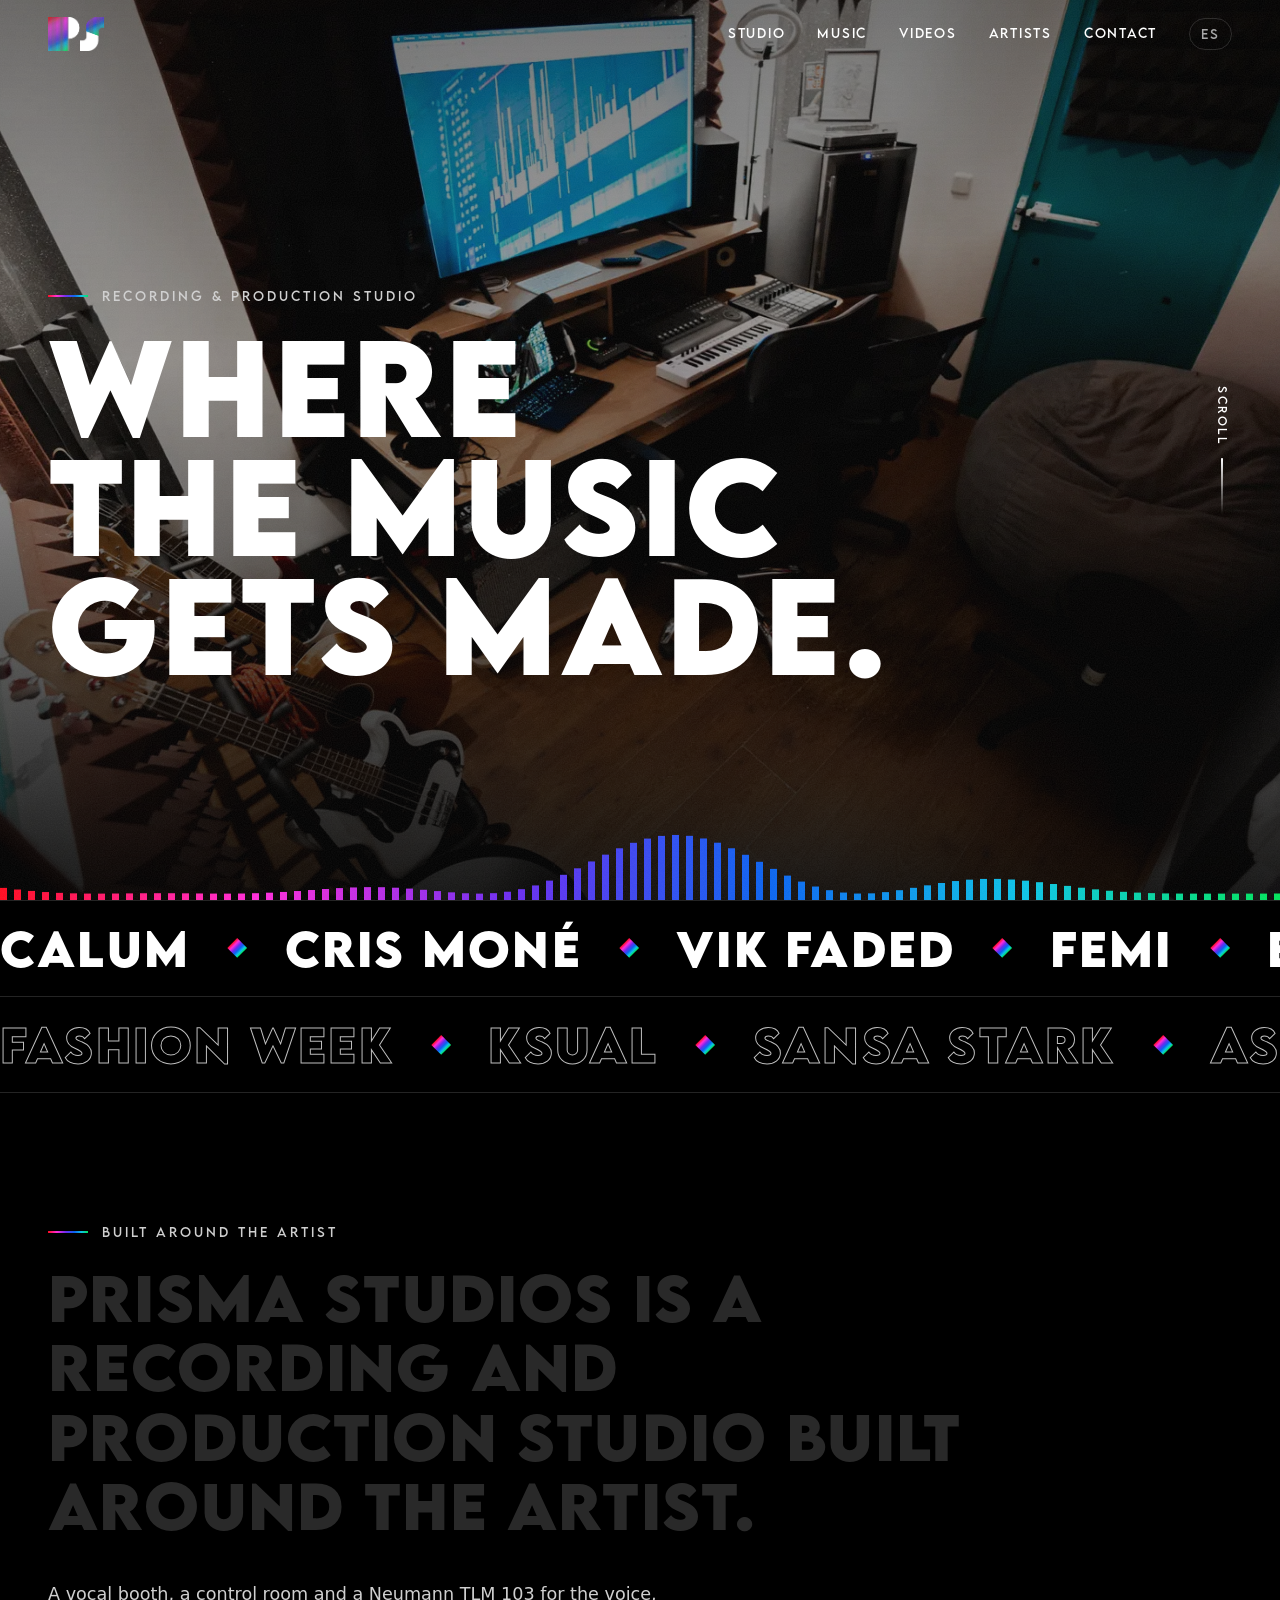
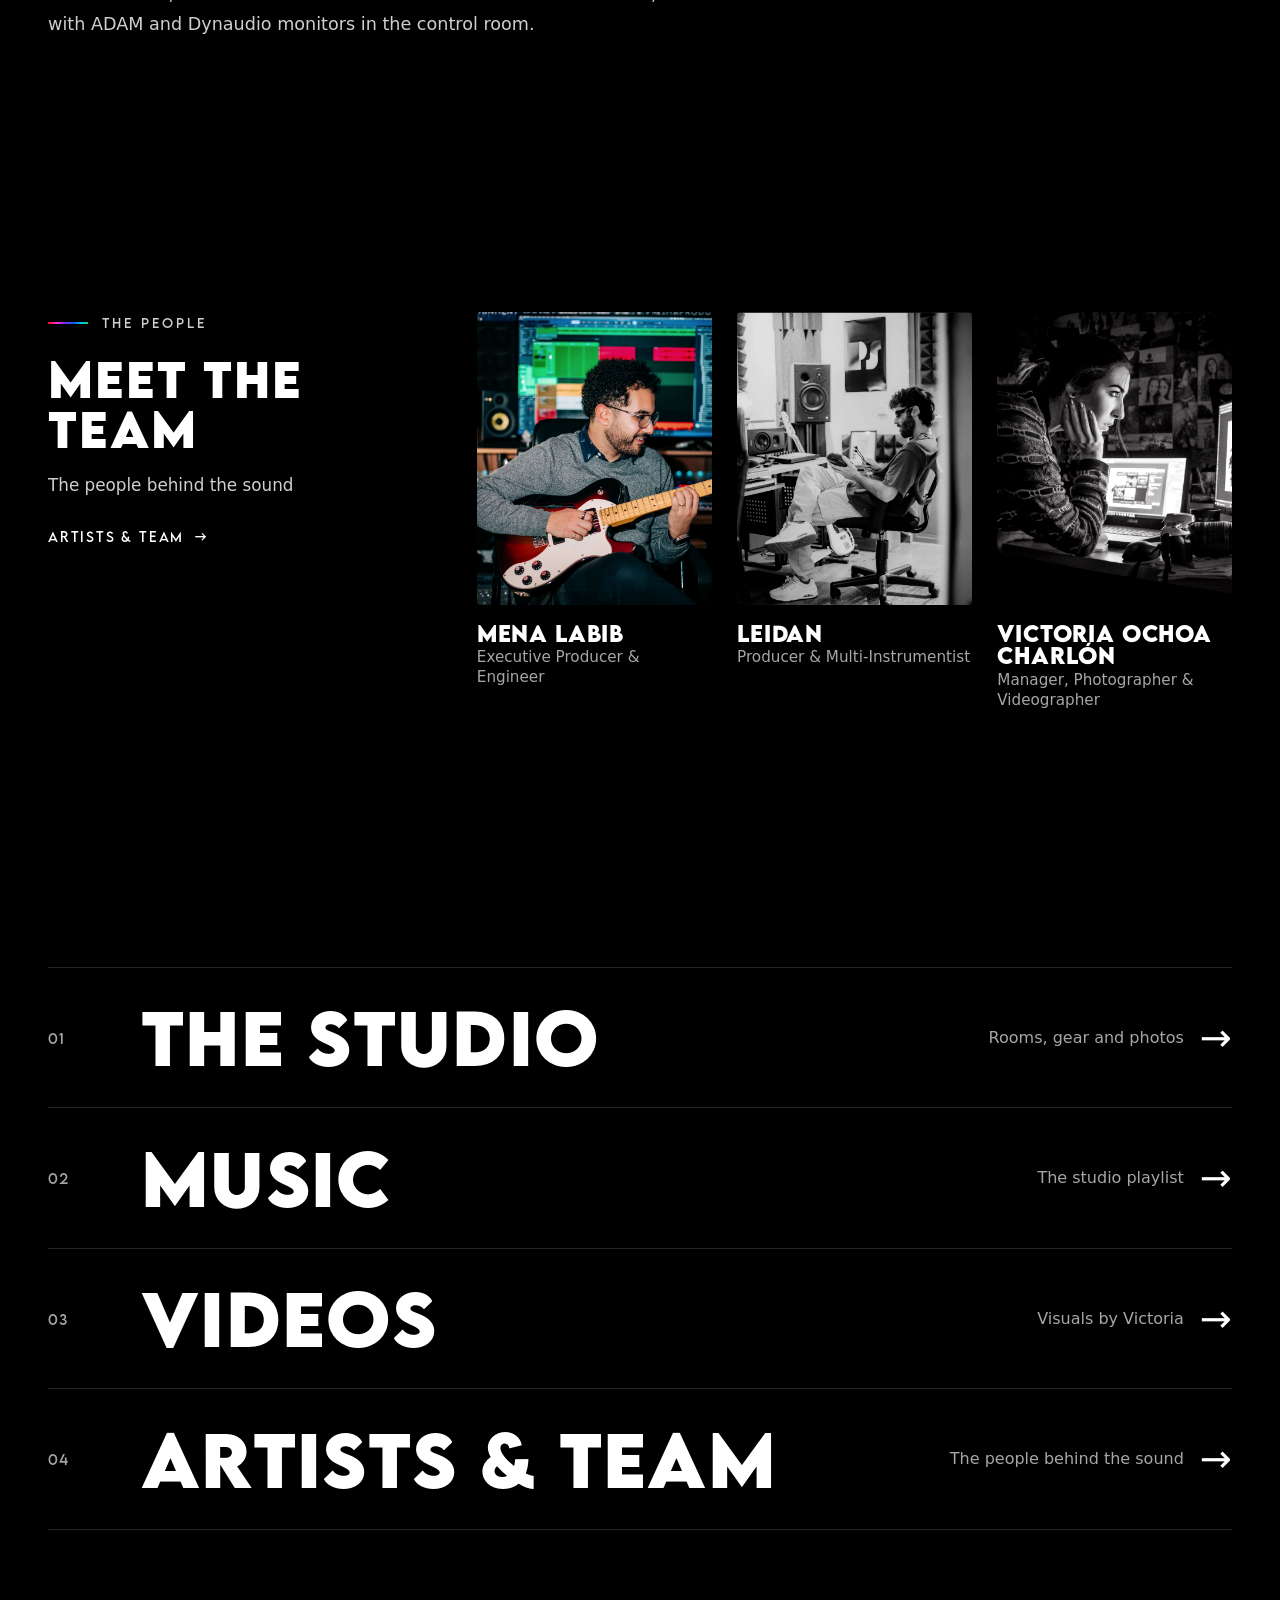
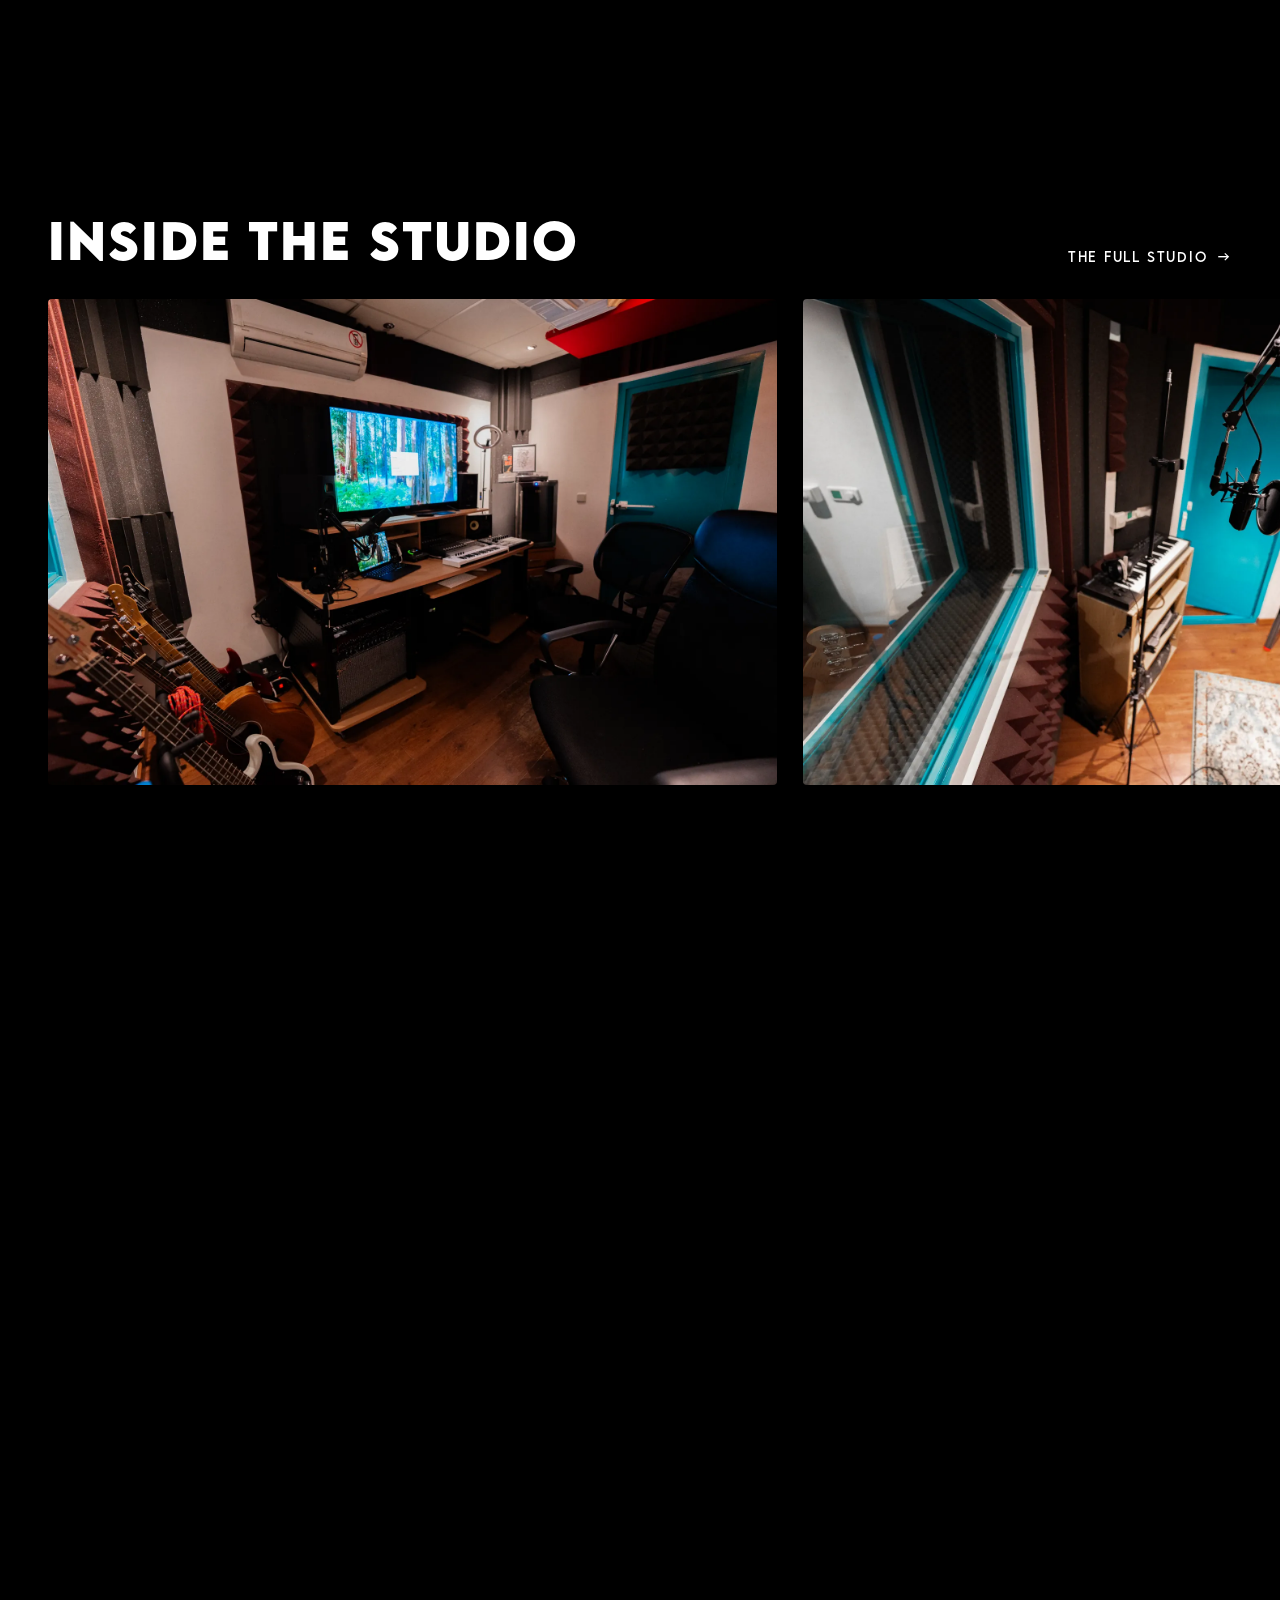
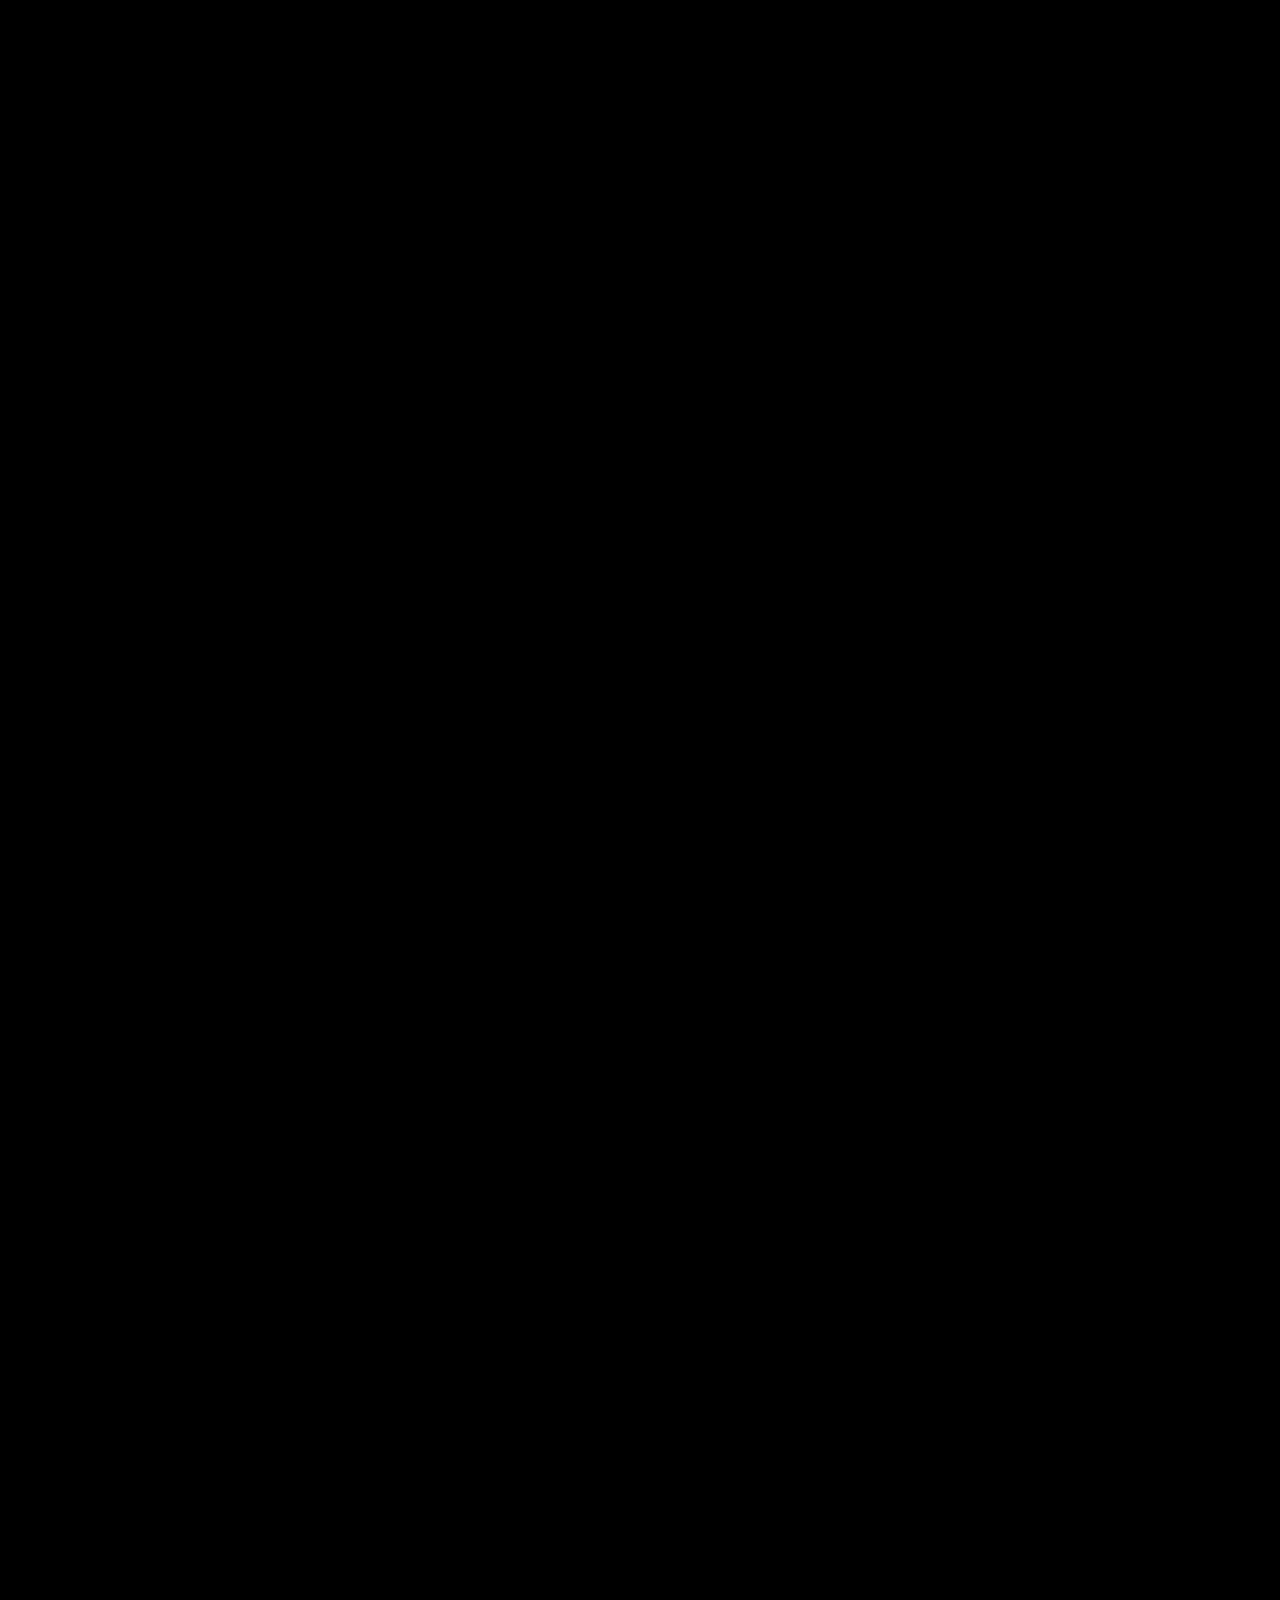
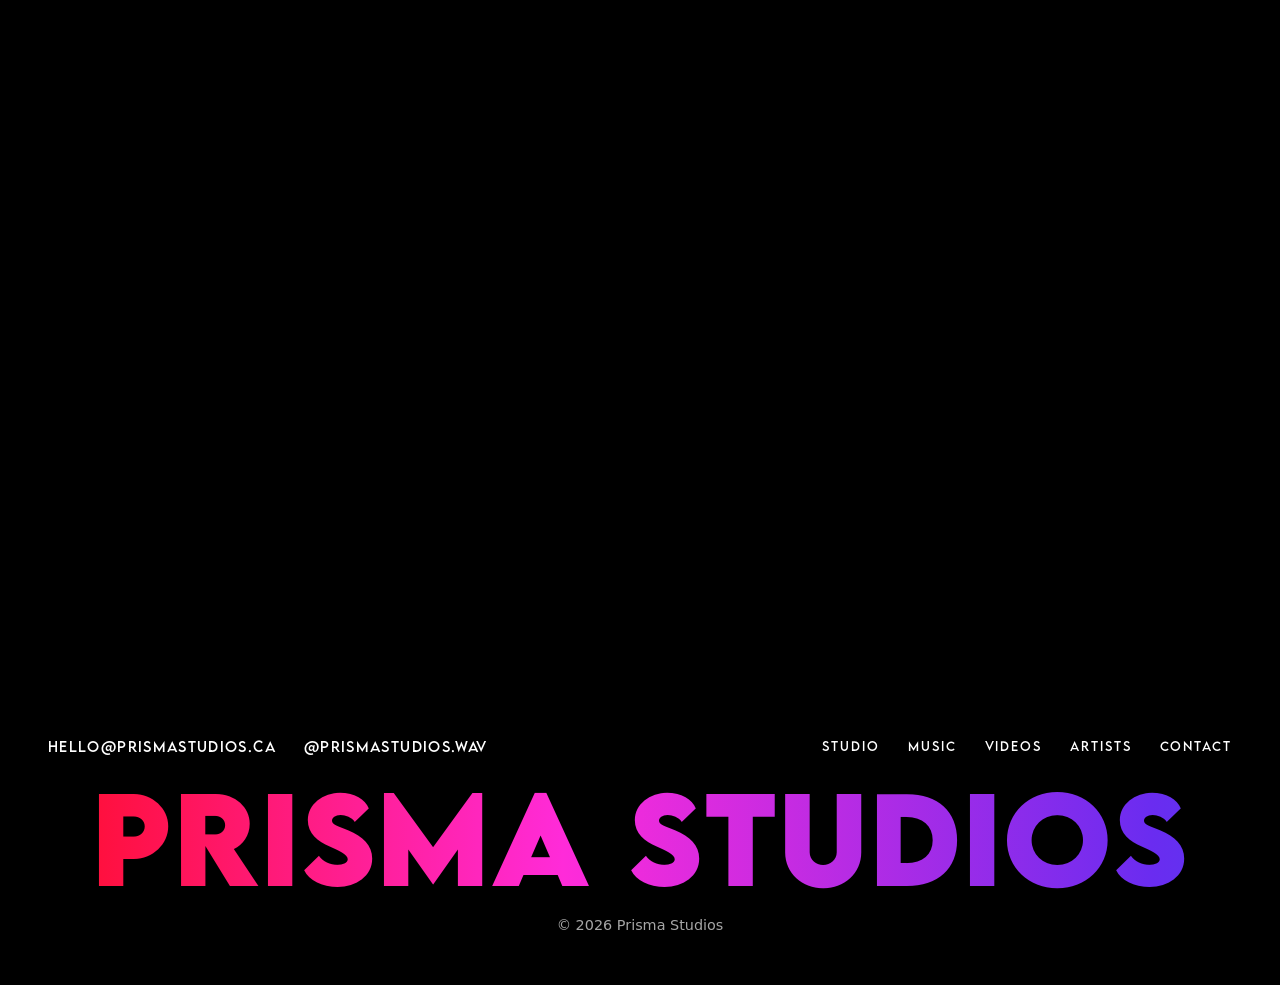
<file: index.html>
<!DOCTYPE html>
<html lang="en">
<head>
  <meta charset="utf-8">
  <meta name="viewport" content="width=device-width, initial-scale=1">
  <title>Prisma Studios | Recording &amp; production studio</title>
  <meta name="description" content="Prisma Studios is a recording and production studio built around the artist. See the studio, listen to the music and meet the artists and team.">
  <meta name="theme-color" content="#000000">
  <link rel="canonical" href="https://prismastudios.ca/">
  <link rel="alternate" hreflang="en" href="https://prismastudios.ca/">
  <link rel="alternate" hreflang="es" href="https://prismastudios.ca/es/">
  <link rel="alternate" hreflang="x-default" href="https://prismastudios.ca/">
  <meta property="og:type" content="website">
  <meta property="og:site_name" content="Prisma Studios">
  <meta property="og:title" content="Prisma Studios | Recording &amp; production studio">
  <meta property="og:description" content="Prisma Studios is a recording and production studio built around the artist. See the studio, listen to the music and meet the artists and team.">
  <meta property="og:url" content="https://prismastudios.ca/">
  <meta property="og:image" content="https://prismastudios.ca/assets/img/brand/og.jpg">
  <meta property="og:locale" content="en_US">
  <meta name="twitter:card" content="summary_large_image">
  <link rel="icon" type="image/png" sizes="32x32" href="/assets/img/brand/favicon-32.png">
  <link rel="apple-touch-icon" href="/assets/img/brand/apple-touch-icon.png">
  <link rel="preload" href="/assets/fonts/LEMONMILK-Bold.otf" as="font" type="font/otf" crossorigin>
  <link rel="stylesheet" href="/assets/css/site.css?v=d642fdea">
  <script>document.documentElement.classList.add("js")</script>
  <script src="/assets/js/site.js?v=88b781dc" defer></script>
</head>
<body>
  <a class="skip" href="#main">Skip to content</a>
  <div class="progress" aria-hidden="true"></div>
  <div class="glow" aria-hidden="true"></div>
  <header class="site-header">
    <div class="wrap">
      <a class="brand" href="/"><img src="/assets/img/brand/ps.webp" width="500" height="301" alt="Prisma Studios"></a>
      <button class="menu-btn" type="button" aria-controls="nav" aria-expanded="false" aria-label="Menu"><span></span><span></span><span></span></button>
      <nav class="nav" id="nav" aria-label="Main">
        <a href="/studio/">Studio</a>
        <a href="/music/">Music</a>
        <a href="/videos/">Videos</a>
        <a href="/artists/">Artists</a>
        <a href="/contact/">Contact</a>
        <a class="lang" href="/es/" hreflang="es" lang="es" aria-label="Ver en español">ES</a>
      </nav>
    </div>
  </header>
  <main id="main">
    <section class="hero">
      <div class="hero-bg"><img data-parallax src="/assets/img/studio/control-room-1800.webp" srcset="/assets/img/studio/control-room-800.webp 800w, /assets/img/studio/control-room-1800.webp 1800w" sizes="100vw" width="1800" height="1200" alt="The control room at Prisma Studios, with the mix screen, desk, guitars and a bean bag." fetchpriority="high"></div>
      <canvas class="eq" data-eq aria-hidden="true"></canvas>
      <div class="wrap hero-inner">
        <p class="eyebrow reveal">Recording &amp; production studio</p>
        <h1 class="hero-title split" data-split style="--base:250ms">Where the music gets made.</h1>
      </div>
      <a class="scroll-cue" href="#intro"><span>Scroll</span><i></i></a>
    </section>
    <div class="marquee" aria-hidden="true"><div class="marquee-track"><span>Calum</span><i class="sep"></i><span>Cris Moné</span><i class="sep"></i><span>Vik Faded</span><i class="sep"></i><span>Femi</span><i class="sep"></i><span>Emma García</span><i class="sep"></i><span>Calum</span><i class="sep"></i><span>Cris Moné</span><i class="sep"></i><span>Vik Faded</span><i class="sep"></i><span>Femi</span><i class="sep"></i><span>Emma García</span><i class="sep"></i><span>Calum</span><i class="sep"></i><span>Cris Moné</span><i class="sep"></i><span>Vik Faded</span><i class="sep"></i><span>Femi</span><i class="sep"></i><span>Emma García</span><i class="sep"></i><span>Calum</span><i class="sep"></i><span>Cris Moné</span><i class="sep"></i><span>Vik Faded</span><i class="sep"></i><span>Femi</span><i class="sep"></i><span>Emma García</span><i class="sep"></i><span>Calum</span><i class="sep"></i><span>Cris Moné</span><i class="sep"></i><span>Vik Faded</span><i class="sep"></i><span>Femi</span><i class="sep"></i><span>Emma García</span><i class="sep"></i><span>Calum</span><i class="sep"></i><span>Cris Moné</span><i class="sep"></i><span>Vik Faded</span><i class="sep"></i><span>Femi</span><i class="sep"></i><span>Emma García</span><i class="sep"></i></div></div>
    <div class="marquee rev" aria-hidden="true"><div class="marquee-track"><span>Fashion Week</span><i class="sep"></i><span>KSUAL</span><i class="sep"></i><span>Sansa Stark</span><i class="sep"></i><span>Así era nuestro amor</span><i class="sep"></i><span>Come my way</span><i class="sep"></i><span>Mis 36</span><i class="sep"></i><span>Toda la vida</span><i class="sep"></i><span>Fashion Week</span><i class="sep"></i><span>KSUAL</span><i class="sep"></i><span>Sansa Stark</span><i class="sep"></i><span>Así era nuestro amor</span><i class="sep"></i><span>Come my way</span><i class="sep"></i><span>Mis 36</span><i class="sep"></i><span>Toda la vida</span><i class="sep"></i><span>Fashion Week</span><i class="sep"></i><span>KSUAL</span><i class="sep"></i><span>Sansa Stark</span><i class="sep"></i><span>Así era nuestro amor</span><i class="sep"></i><span>Come my way</span><i class="sep"></i><span>Mis 36</span><i class="sep"></i><span>Toda la vida</span><i class="sep"></i><span>Fashion Week</span><i class="sep"></i><span>KSUAL</span><i class="sep"></i><span>Sansa Stark</span><i class="sep"></i><span>Así era nuestro amor</span><i class="sep"></i><span>Come my way</span><i class="sep"></i><span>Mis 36</span><i class="sep"></i><span>Toda la vida</span><i class="sep"></i><span>Fashion Week</span><i class="sep"></i><span>KSUAL</span><i class="sep"></i><span>Sansa Stark</span><i class="sep"></i><span>Así era nuestro amor</span><i class="sep"></i><span>Come my way</span><i class="sep"></i><span>Mis 36</span><i class="sep"></i><span>Toda la vida</span><i class="sep"></i><span>Fashion Week</span><i class="sep"></i><span>KSUAL</span><i class="sep"></i><span>Sansa Stark</span><i class="sep"></i><span>Así era nuestro amor</span><i class="sep"></i><span>Come my way</span><i class="sep"></i><span>Mis 36</span><i class="sep"></i><span>Toda la vida</span><i class="sep"></i></div></div>
    <section class="section statement" id="intro">
      <div class="wrap">
        <p class="eyebrow">Built around the artist</p>
        <p class="lit" data-lit>Prisma Studios is a recording and production studio built around the artist.</p>
        <p class="detail reveal">A vocal booth, a control room and a Neumann TLM 103 for the voice, with ADAM and Dynaudio monitors in the control room.</p>
      </div>
    </section>
    <section class="section team">
      <div class="wrap team-layout">
        <div class="team-intro">
          <p class="eyebrow">The people</p>
          <h2 class="split" data-split>Meet the team</h2>
          <p class="team-sub">The people behind the sound</p>
          <a class="link-arrow" href="/artists/">Artists &amp; team</a>
        </div>
        <div class="team-grid">
        <article class="person reveal" data-tilt style="--d:0">
          <div class="frame"><img src="/assets/img/people/mena.webp" width="800" height="1000" alt="Mena Labib playing an electric guitar in the studio." loading="lazy"></div>
          <h3>Mena Labib</h3>
          <p>Executive Producer &amp; Engineer</p>
        </article>
        <article class="person reveal" data-tilt style="--d:1">
          <div class="frame"><img src="/assets/img/people/leidan.webp" width="800" height="1000" alt="Leidan in a studio chair with drumsticks in hand, in black and white." loading="lazy"></div>
          <h3>Leidan</h3>
          <p>Producer &amp; Multi-Instrumentist</p>
        </article>
        <article class="person reveal" data-tilt style="--d:2">
          <div class="frame"><img src="/assets/img/people/victoria.webp" width="800" height="1000" alt="Victoria Ochoa Charlón at a desk, looking at a computer screen, in black and white." loading="lazy"></div>
          <h3>Victoria Ochoa Charlón</h3>
          <p>Manager, Photographer &amp; Videographer</p>
        </article>
        </div>
      </div>
    </section>
    <section class="section">
      <div class="wrap">
        <ul class="index">
        <li data-img="/assets/img/studio/booth-mic-tall-800.webp" class="reveal" style="--d:1">
          <a class="row" href="/studio/">
            <span class="num">01</span>
            <span class="label">The Studio</span>
            <span class="detail">Rooms, gear and photos</span>
            <img class="thumb" src="/assets/img/studio/booth-mic-tall-800.webp" width="64" height="80" alt="" loading="lazy">
            <span class="arrow" aria-hidden="true">&rarr;</span>
          </a>
        </li>
        <li data-img="/assets/img/studio/desk-detail-800.webp" class="reveal" style="--d:2">
          <a class="row" href="/music/">
            <span class="num">02</span>
            <span class="label">Music</span>
            <span class="detail">The studio playlist</span>
            <img class="thumb" src="/assets/img/studio/desk-detail-800.webp" width="64" height="80" alt="" loading="lazy">
            <span class="arrow" aria-hidden="true">&rarr;</span>
          </a>
        </li>
        <li data-img="/assets/img/people/victoria.webp" class="reveal" style="--d:3">
          <a class="row" href="/videos/">
            <span class="num">03</span>
            <span class="label">Videos</span>
            <span class="detail">Visuals by Victoria</span>
            <img class="thumb" src="/assets/img/people/victoria.webp" width="64" height="80" alt="" loading="lazy">
            <span class="arrow" aria-hidden="true">&rarr;</span>
          </a>
        </li>
        <li data-img="/assets/img/people/vik-faded.webp" class="reveal" style="--d:4">
          <a class="row" href="/artists/">
            <span class="num">04</span>
            <span class="label">Artists &amp; Team</span>
            <span class="detail">The people behind the sound</span>
            <img class="thumb" src="/assets/img/people/vik-faded.webp" width="64" height="80" alt="" loading="lazy">
            <span class="arrow" aria-hidden="true">&rarr;</span>
          </a>
        </li>
        </ul>
      </div>
    </section>
    <section class="hscroll" aria-label="Inside the studio">
      <div class="hscroll-sticky">
        <div class="wrap section-head">
          <h2 class="split" data-split>Inside the studio</h2>
          <a class="link-arrow" href="/studio/">The full studio</a>
        </div>
        <div class="hscroll-track">
        <figure><img src="/assets/img/studio/control-room-guitars-1800.webp" width="1800" height="1200" alt="The control room, with a rack of guitars beside the mix screen." loading="lazy"></figure>
        <figure><img src="/assets/img/studio/booth-mic-1800.webp" width="1800" height="1200" alt="A microphone with a pop filter hanging in the vocal booth, in front of the teal door." loading="lazy"></figure>
        <figure><img src="/assets/img/studio/desk-1800.webp" width="1800" height="1200" alt="The desk and large screen, with a keyboard and a pad controller." loading="lazy"></figure>
        <figure><img src="/assets/img/studio/booth-seat-1800.webp" width="1800" height="1200" alt="A leather chair and a keyboard inside the vocal booth." loading="lazy"></figure>
        <figure><img src="/assets/img/studio/guitars-1800.webp" width="1200" height="1800" alt="Bass and acoustic guitars on a rack in the studio." loading="lazy"></figure>
        <figure><img src="/assets/img/studio/mic-detail-1800.webp" width="1800" height="1200" alt="Close-up of a microphone and pop filter in the vocal booth." loading="lazy"></figure>
        </div>
      </div>
    </section>
  </main>
  <footer class="site-footer">
    <div class="wrap foot-top">
      <div class="foot-contact">
        <a href="mailto:hello@prismastudios.ca">hello@prismastudios.ca</a>
        <a href="https://www.instagram.com/prismastudios.wav" target="_blank" rel="noopener" aria-label="Prisma Studios on Instagram">@prismastudios.wav</a>
      </div>
      <nav class="foot-nav" aria-label="Footer">
        <a href="/studio/">Studio</a>
        <a href="/music/">Music</a>
        <a href="/videos/">Videos</a>
        <a href="/artists/">Artists</a>
        <a href="/contact/">Contact</a>
      </nav>
    </div>
    <div class="mega" aria-hidden="true">Prisma Studios</div>
    <p class="legal">&copy; 2026 Prisma Studios</p>
  </footer>
</body>
</html>
</file>
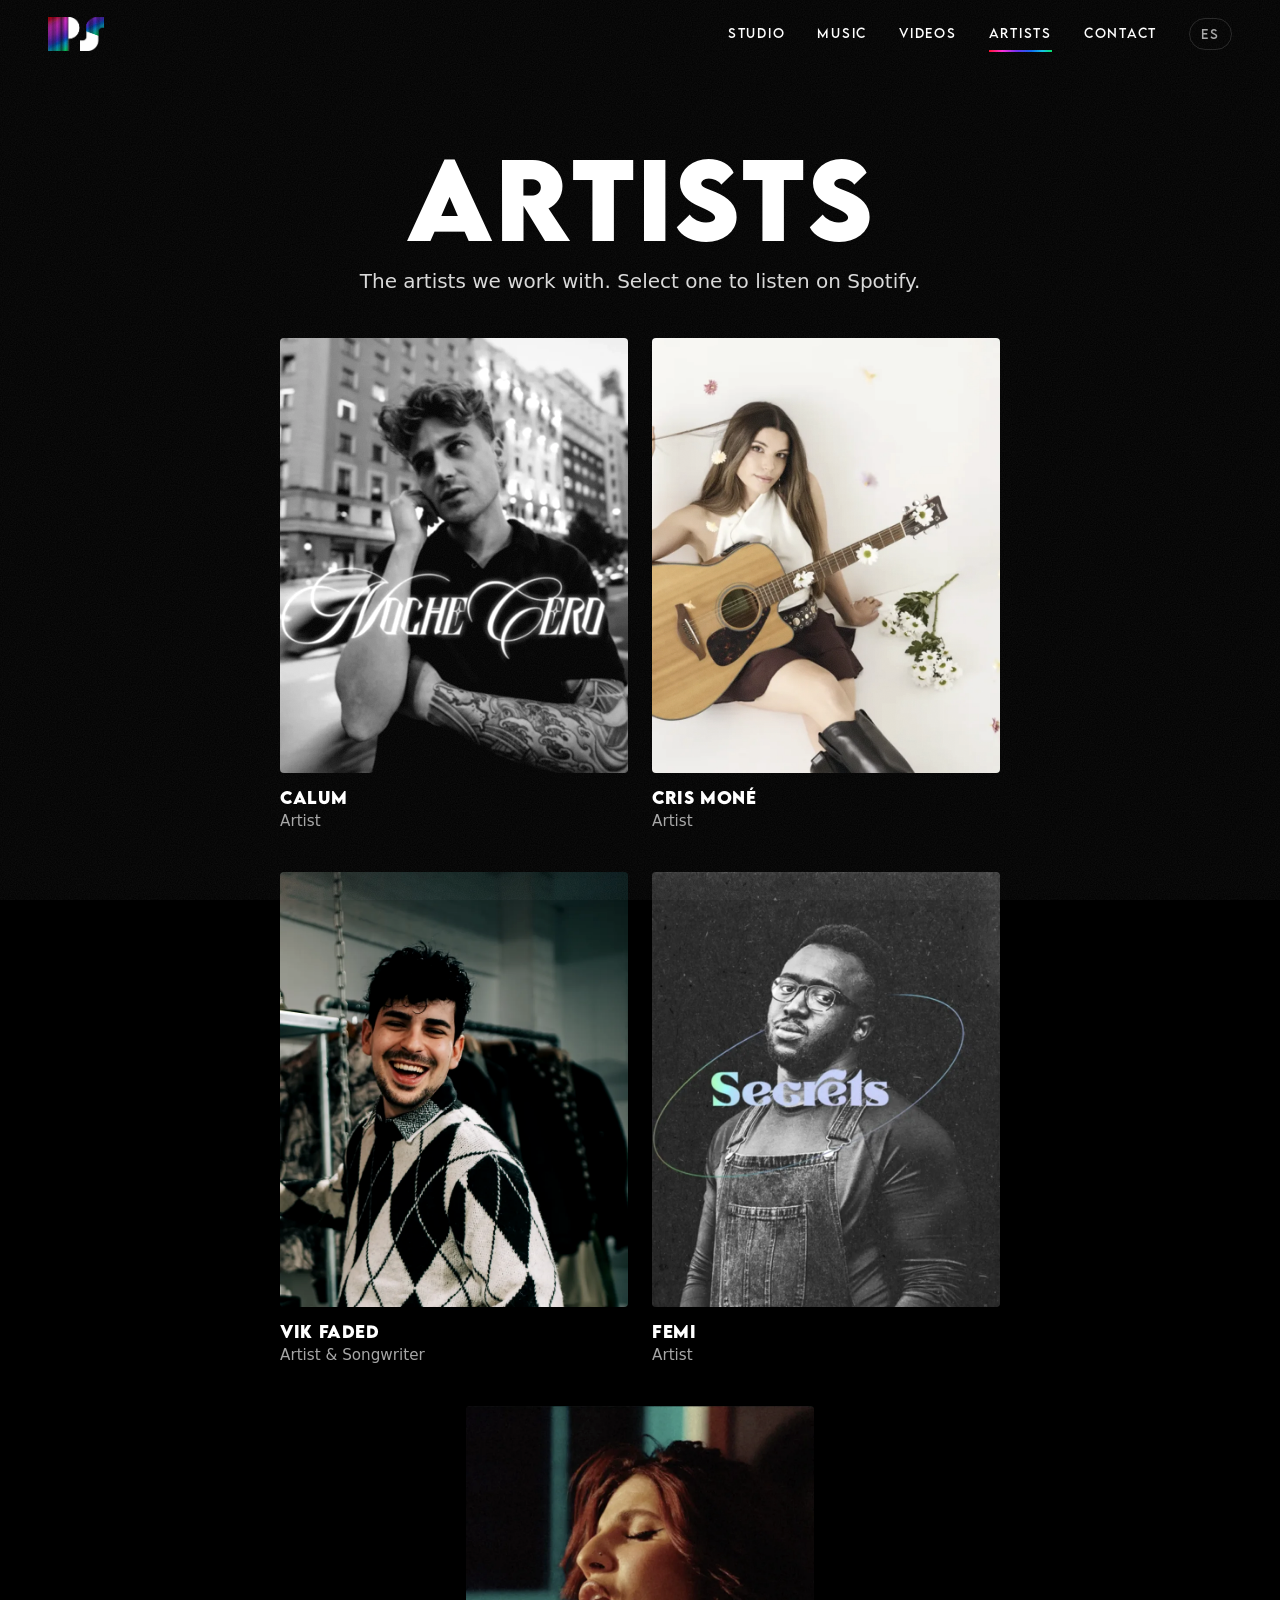
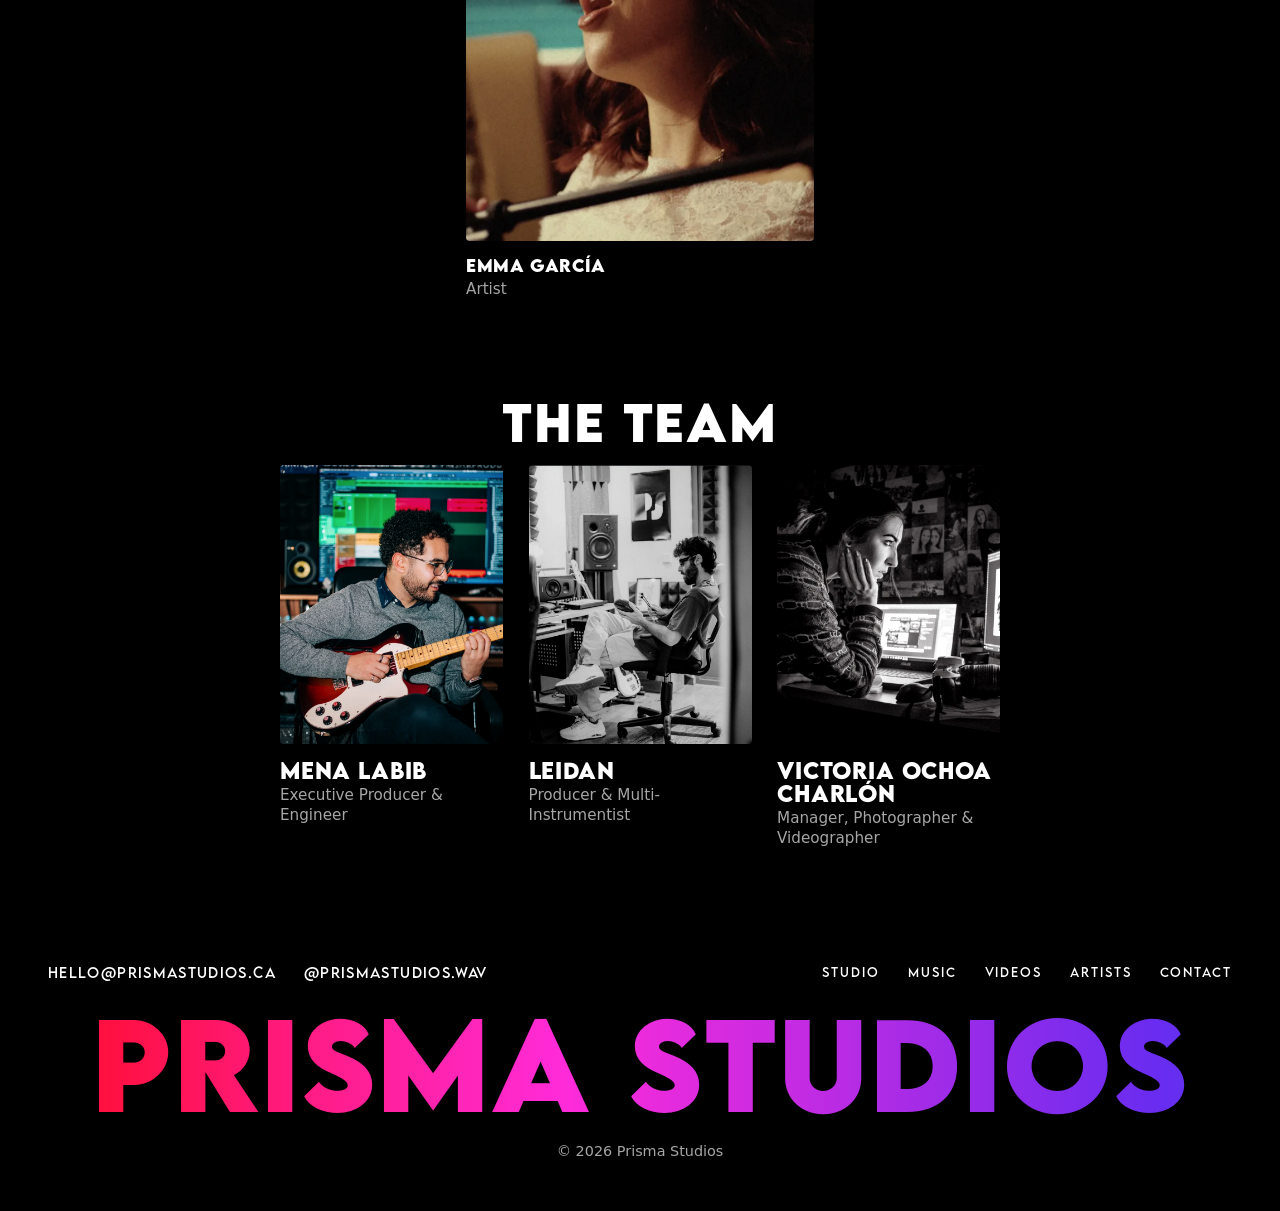
<file: artists/index.html>
<!DOCTYPE html>
<html lang="en">
<head>
  <meta charset="utf-8">
  <meta name="viewport" content="width=device-width, initial-scale=1">
  <title>Artists &amp; Team | Prisma Studios</title>
  <meta name="description" content="The artists we work with and the team behind Prisma Studios.">
  <meta name="theme-color" content="#000000">
  <link rel="canonical" href="https://prismastudios.ca/artists/">
  <link rel="alternate" hreflang="en" href="https://prismastudios.ca/artists/">
  <link rel="alternate" hreflang="es" href="https://prismastudios.ca/es/artistas/">
  <link rel="alternate" hreflang="x-default" href="https://prismastudios.ca/artists/">
  <meta property="og:type" content="website">
  <meta property="og:site_name" content="Prisma Studios">
  <meta property="og:title" content="Artists &amp; Team | Prisma Studios">
  <meta property="og:description" content="The artists we work with and the team behind Prisma Studios.">
  <meta property="og:url" content="https://prismastudios.ca/artists/">
  <meta property="og:image" content="https://prismastudios.ca/assets/img/brand/og.jpg">
  <meta property="og:locale" content="en_US">
  <meta name="twitter:card" content="summary_large_image">
  <link rel="icon" type="image/png" sizes="32x32" href="/assets/img/brand/favicon-32.png">
  <link rel="apple-touch-icon" href="/assets/img/brand/apple-touch-icon.png">
  <link rel="preload" href="/assets/fonts/LEMONMILK-Bold.otf" as="font" type="font/otf" crossorigin>
  <link rel="stylesheet" href="/assets/css/site.css?v=d642fdea">
  <script>document.documentElement.classList.add("js")</script>
  <script src="/assets/js/site.js?v=88b781dc" defer></script>
</head>
<body>
  <a class="skip" href="#main">Skip to content</a>
  <div class="progress" aria-hidden="true"></div>
  <div class="glow" aria-hidden="true"></div>
  <header class="site-header">
    <div class="wrap">
      <a class="brand" href="/"><img src="/assets/img/brand/ps.webp" width="500" height="301" alt="Prisma Studios"></a>
      <button class="menu-btn" type="button" aria-controls="nav" aria-expanded="false" aria-label="Menu"><span></span><span></span><span></span></button>
      <nav class="nav" id="nav" aria-label="Main">
        <a href="/studio/">Studio</a>
        <a href="/music/">Music</a>
        <a href="/videos/">Videos</a>
        <a href="/artists/" aria-current="page">Artists</a>
        <a href="/contact/">Contact</a>
        <a class="lang" href="/es/artistas/" hreflang="es" lang="es" aria-label="Ver en español">ES</a>
      </nav>
    </div>
  </header>
  <main id="main">
    <div class="wrap page-head center">
      <h1 class="split" data-split>Artists</h1>
      <p class="lead reveal">The artists we work with. Select one to listen on Spotify.</p>
    </div>
    <div class="wrap">
      <div class="people artists-grid">
        <a class="person reveal" data-tilt data-spotify="4tmvK71zbbGxVqxR67fpY6" data-name="Calum" href="https://open.spotify.com/artist/4tmvK71zbbGxVqxR67fpY6" target="_blank" rel="noopener" style="--d:0">
          <div class="frame"><img src="/assets/img/people/calum.webp" width="800" height="1000" alt="Calum in black and white on a city street, with the title Noche Cero across the image." loading="lazy"><span class="chip" aria-hidden="true"><i class="eqicon"><b></b><b></b><b></b></i>Listen</span></div>
          <h3>Calum</h3>
          <p>Artist</p>
        </a>
        <a class="person reveal" data-tilt data-spotify="5Exvb6CXfgIb7sYwvzO7pS" data-name="Cris Moné" href="https://open.spotify.com/artist/5Exvb6CXfgIb7sYwvzO7pS" target="_blank" rel="noopener" style="--d:1">
          <div class="frame"><img src="/assets/img/people/cris-mone.webp" width="800" height="1000" alt="Cris Moné sitting on the floor with an acoustic guitar, surrounded by flower petals." loading="lazy"><span class="chip" aria-hidden="true"><i class="eqicon"><b></b><b></b><b></b></i>Listen</span></div>
          <h3>Cris Moné</h3>
          <p>Artist</p>
        </a>
        <a class="person reveal" data-tilt data-spotify="6KIXVSHkjB1KYh3EFeO3ur" data-name="Vik Faded" href="https://open.spotify.com/artist/6KIXVSHkjB1KYh3EFeO3ur" target="_blank" rel="noopener" style="--d:2">
          <div class="frame"><img src="/assets/img/people/vik-faded.webp" width="800" height="1000" alt="Vik Faded, smiling in a patterned sweater." loading="lazy"><span class="chip" aria-hidden="true"><i class="eqicon"><b></b><b></b><b></b></i>Listen</span></div>
          <h3>Vik Faded</h3>
          <p>Artist &amp; Songwriter</p>
        </a>
        <a class="person reveal" data-tilt data-spotify="5Vbv7OzVGfjFx60pwBEDke" data-name="Femi" href="https://open.spotify.com/artist/5Vbv7OzVGfjFx60pwBEDke" target="_blank" rel="noopener" style="--d:3">
          <div class="frame"><img src="/assets/img/people/femi.webp" width="800" height="1000" alt="Femi in a black-and-white portrait, with the title Secrets across the image." loading="lazy"><span class="chip" aria-hidden="true"><i class="eqicon"><b></b><b></b><b></b></i>Listen</span></div>
          <h3>Femi</h3>
          <p>Artist</p>
        </a>
        <a class="person reveal" data-tilt data-spotify="47qHi6WuC486XlnAixvkxg" data-name="Emma García" href="https://open.spotify.com/artist/47qHi6WuC486XlnAixvkxg" target="_blank" rel="noopener" style="--d:4">
          <div class="frame"><img src="/assets/img/people/emma-garcia.webp" width="800" height="1000" alt="Emma García singing in front of a microphone with eyes closed." loading="lazy"><span class="chip" aria-hidden="true"><i class="eqicon"><b></b><b></b><b></b></i>Listen</span></div>
          <h3>Emma García</h3>
          <p>Artist</p>
        </a>
      </div>
    </div>
    <div class="wrap team-head">
      <h2 class="split" data-split>The team</h2>
    </div>
    <div class="wrap">
      <div class="team-grid team-row">
        <article class="person reveal" data-tilt style="--d:0">
          <div class="frame"><img src="/assets/img/people/mena.webp" width="800" height="1000" alt="Mena Labib playing an electric guitar in the studio." loading="lazy"></div>
          <h3>Mena Labib</h3>
          <p>Executive Producer &amp; Engineer</p>
        </article>
        <article class="person reveal" data-tilt style="--d:1">
          <div class="frame"><img src="/assets/img/people/leidan.webp" width="800" height="1000" alt="Leidan in a studio chair with drumsticks in hand, in black and white." loading="lazy"></div>
          <h3>Leidan</h3>
          <p>Producer &amp; Multi-Instrumentist</p>
        </article>
        <article class="person reveal" data-tilt style="--d:2">
          <div class="frame"><img src="/assets/img/people/victoria.webp" width="800" height="1000" alt="Victoria Ochoa Charlón at a desk, looking at a computer screen, in black and white." loading="lazy"></div>
          <h3>Victoria Ochoa Charlón</h3>
          <p>Manager, Photographer &amp; Videographer</p>
        </article>
      </div>
    </div>
    <dialog class="artist-dialog" aria-labelledby="artist-name" data-player="Spotify player">
      <div class="artist-dialog-head">
        <h2 id="artist-name"></h2>
        <button type="button" class="close" aria-label="Close">&times;</button>
      </div>
      <div class="artist-dialog-slot"></div>
      <a class="link-arrow" href="https://open.spotify.com" target="_blank" rel="noopener">Open in Spotify</a>
    </dialog>
  </main>
  <footer class="site-footer">
    <div class="wrap foot-top">
      <div class="foot-contact">
        <a href="mailto:hello@prismastudios.ca">hello@prismastudios.ca</a>
        <a href="https://www.instagram.com/prismastudios.wav" target="_blank" rel="noopener" aria-label="Prisma Studios on Instagram">@prismastudios.wav</a>
      </div>
      <nav class="foot-nav" aria-label="Footer">
        <a href="/studio/">Studio</a>
        <a href="/music/">Music</a>
        <a href="/videos/">Videos</a>
        <a href="/artists/">Artists</a>
        <a href="/contact/">Contact</a>
      </nav>
    </div>
    <div class="mega" aria-hidden="true">Prisma Studios</div>
    <p class="legal">&copy; 2026 Prisma Studios</p>
  </footer>
</body>
</html>
</file>
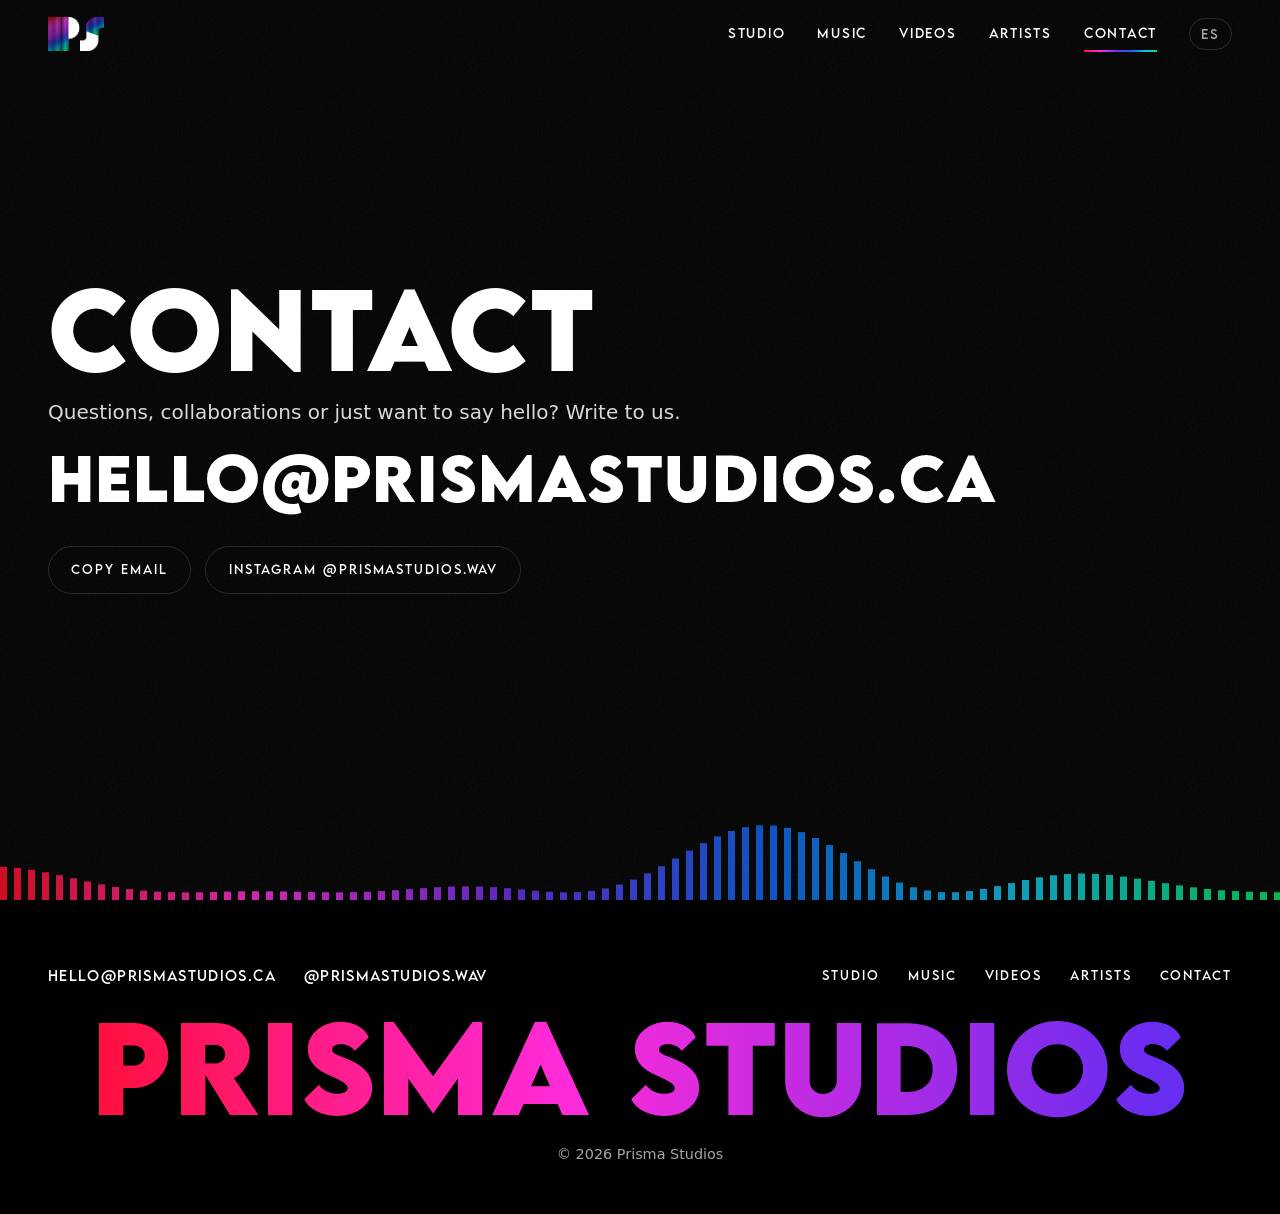
<file: contact/index.html>
<!DOCTYPE html>
<html lang="en">
<head>
  <meta charset="utf-8">
  <meta name="viewport" content="width=device-width, initial-scale=1">
  <title>Contact | Prisma Studios</title>
  <meta name="description" content="Get in touch with Prisma Studios.">
  <meta name="theme-color" content="#000000">
  <link rel="canonical" href="https://prismastudios.ca/contact/">
  <link rel="alternate" hreflang="en" href="https://prismastudios.ca/contact/">
  <link rel="alternate" hreflang="es" href="https://prismastudios.ca/es/contacto/">
  <link rel="alternate" hreflang="x-default" href="https://prismastudios.ca/contact/">
  <meta property="og:type" content="website">
  <meta property="og:site_name" content="Prisma Studios">
  <meta property="og:title" content="Contact | Prisma Studios">
  <meta property="og:description" content="Get in touch with Prisma Studios.">
  <meta property="og:url" content="https://prismastudios.ca/contact/">
  <meta property="og:image" content="https://prismastudios.ca/assets/img/brand/og.jpg">
  <meta property="og:locale" content="en_US">
  <meta name="twitter:card" content="summary_large_image">
  <link rel="icon" type="image/png" sizes="32x32" href="/assets/img/brand/favicon-32.png">
  <link rel="apple-touch-icon" href="/assets/img/brand/apple-touch-icon.png">
  <link rel="preload" href="/assets/fonts/LEMONMILK-Bold.otf" as="font" type="font/otf" crossorigin>
  <link rel="stylesheet" href="/assets/css/site.css?v=d642fdea">
  <script>document.documentElement.classList.add("js")</script>
  <script src="/assets/js/site.js?v=88b781dc" defer></script>
</head>
<body>
  <a class="skip" href="#main">Skip to content</a>
  <div class="progress" aria-hidden="true"></div>
  <div class="glow" aria-hidden="true"></div>
  <header class="site-header">
    <div class="wrap">
      <a class="brand" href="/"><img src="/assets/img/brand/ps.webp" width="500" height="301" alt="Prisma Studios"></a>
      <button class="menu-btn" type="button" aria-controls="nav" aria-expanded="false" aria-label="Menu"><span></span><span></span><span></span></button>
      <nav class="nav" id="nav" aria-label="Main">
        <a href="/studio/">Studio</a>
        <a href="/music/">Music</a>
        <a href="/videos/">Videos</a>
        <a href="/artists/">Artists</a>
        <a href="/contact/" aria-current="page">Contact</a>
        <a class="lang" href="/es/contacto/" hreflang="es" lang="es" aria-label="Ver en español">ES</a>
      </nav>
    </div>
  </header>
  <main id="main">
    <section class="contact-hero">
      <canvas class="eq" data-eq aria-hidden="true"></canvas>
      <div class="wrap">
        <h1 class="split" data-split>Contact</h1>
        <p class="lead reveal">Questions, collaborations or just want to say hello? Write to us.</p>
        <a class="mail-big reveal" href="mailto:hello@prismastudios.ca">hello@prismastudios.ca</a>
        <div class="actions">
          <button type="button" class="copy reveal" data-copy="hello@prismastudios.ca" data-done="Copied"><span class="copy-label">Copy email</span></button>
          <a class="copy reveal" href="https://www.instagram.com/prismastudios.wav" target="_blank" rel="noopener" aria-label="Prisma Studios on Instagram">Instagram @prismastudios.wav</a>
        </div>
      </div>
    </section>
  </main>
  <footer class="site-footer">
    <div class="wrap foot-top">
      <div class="foot-contact">
        <a href="mailto:hello@prismastudios.ca">hello@prismastudios.ca</a>
        <a href="https://www.instagram.com/prismastudios.wav" target="_blank" rel="noopener" aria-label="Prisma Studios on Instagram">@prismastudios.wav</a>
      </div>
      <nav class="foot-nav" aria-label="Footer">
        <a href="/studio/">Studio</a>
        <a href="/music/">Music</a>
        <a href="/videos/">Videos</a>
        <a href="/artists/">Artists</a>
        <a href="/contact/">Contact</a>
      </nav>
    </div>
    <div class="mega" aria-hidden="true">Prisma Studios</div>
    <p class="legal">&copy; 2026 Prisma Studios</p>
  </footer>
</body>
</html>
</file>
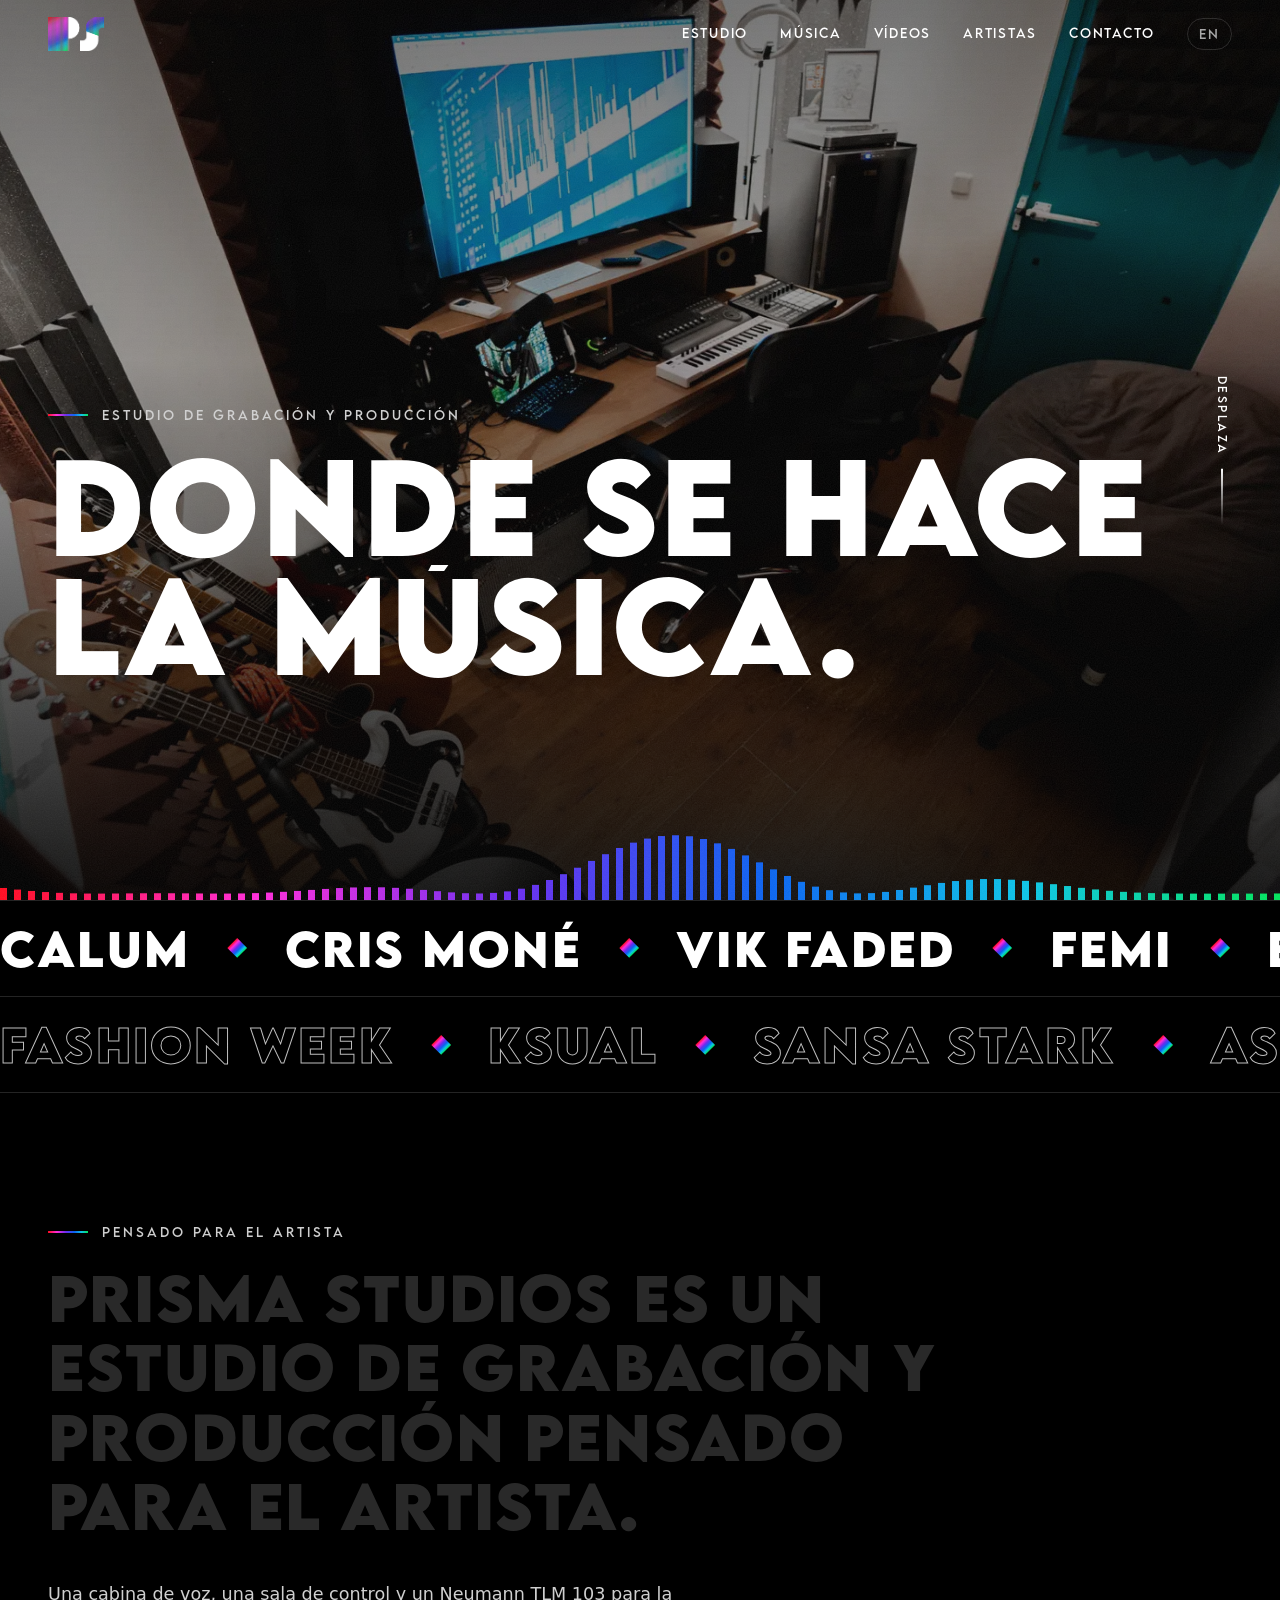
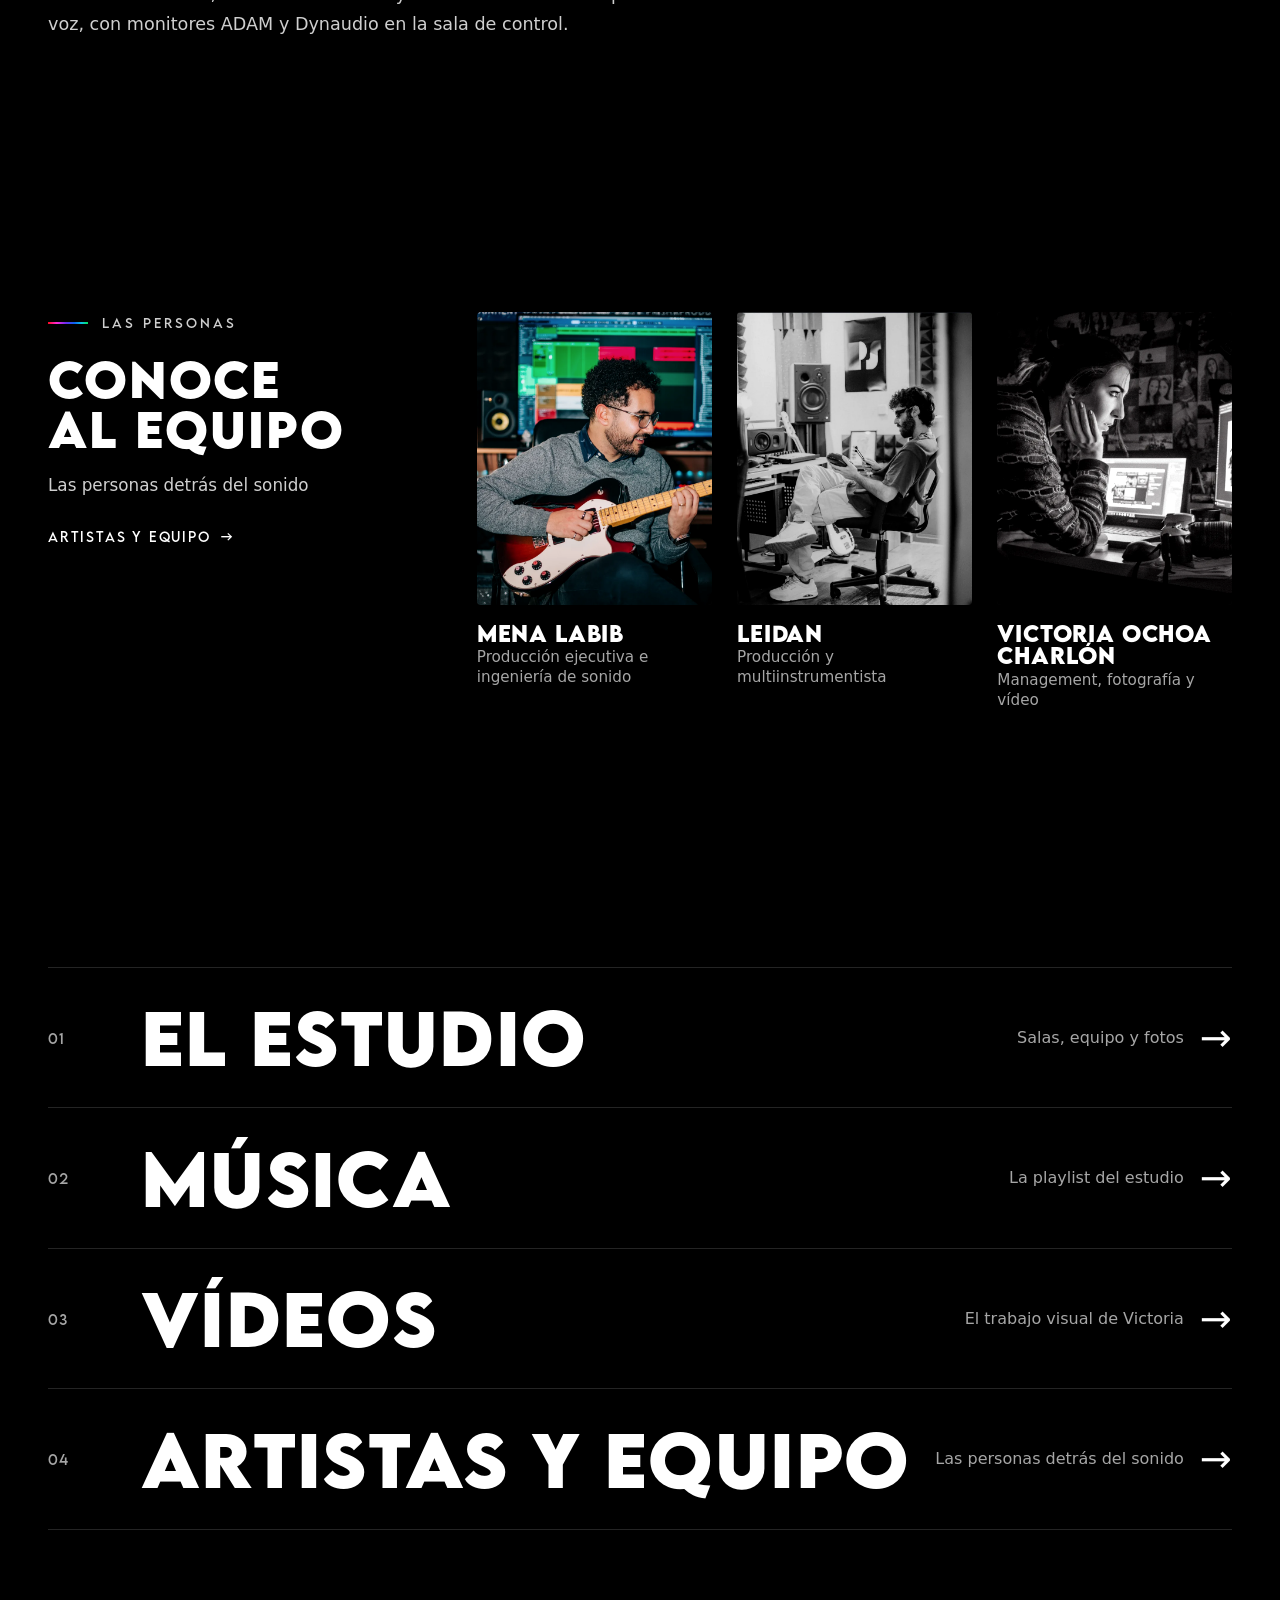
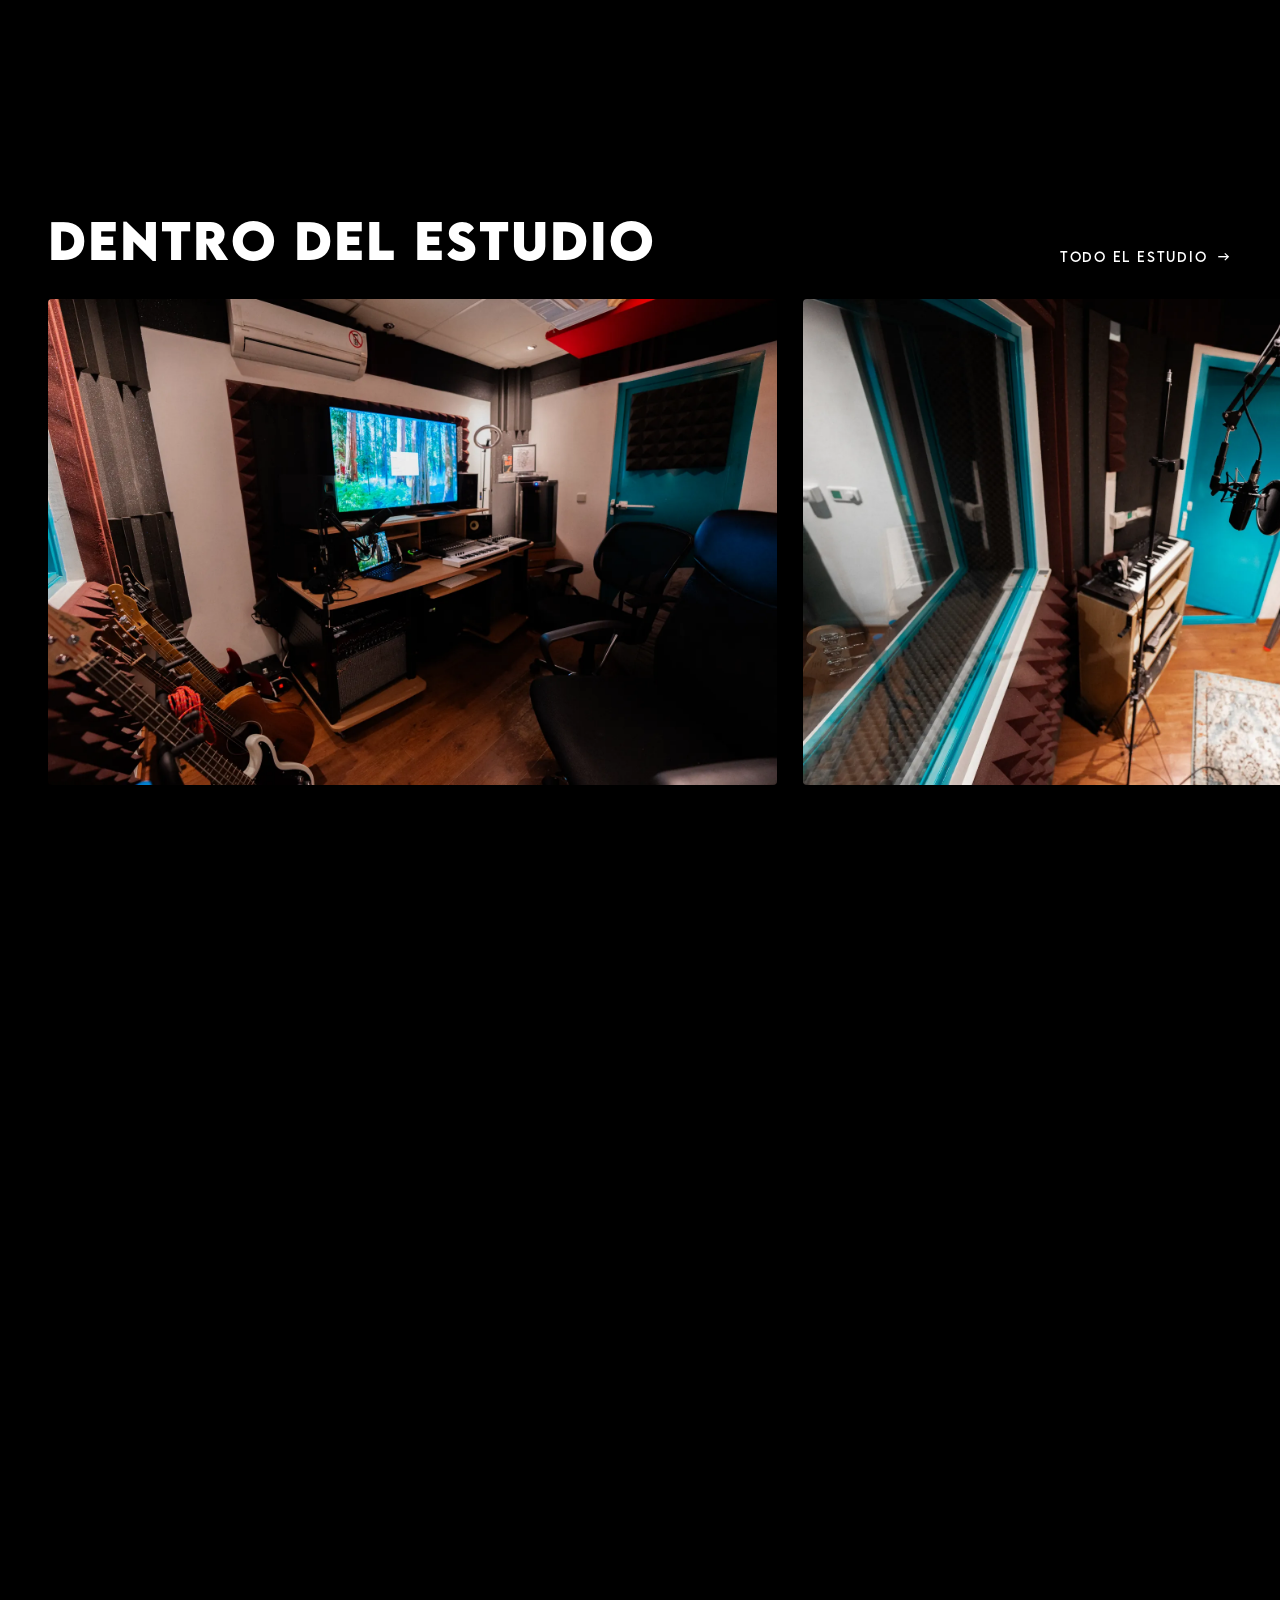
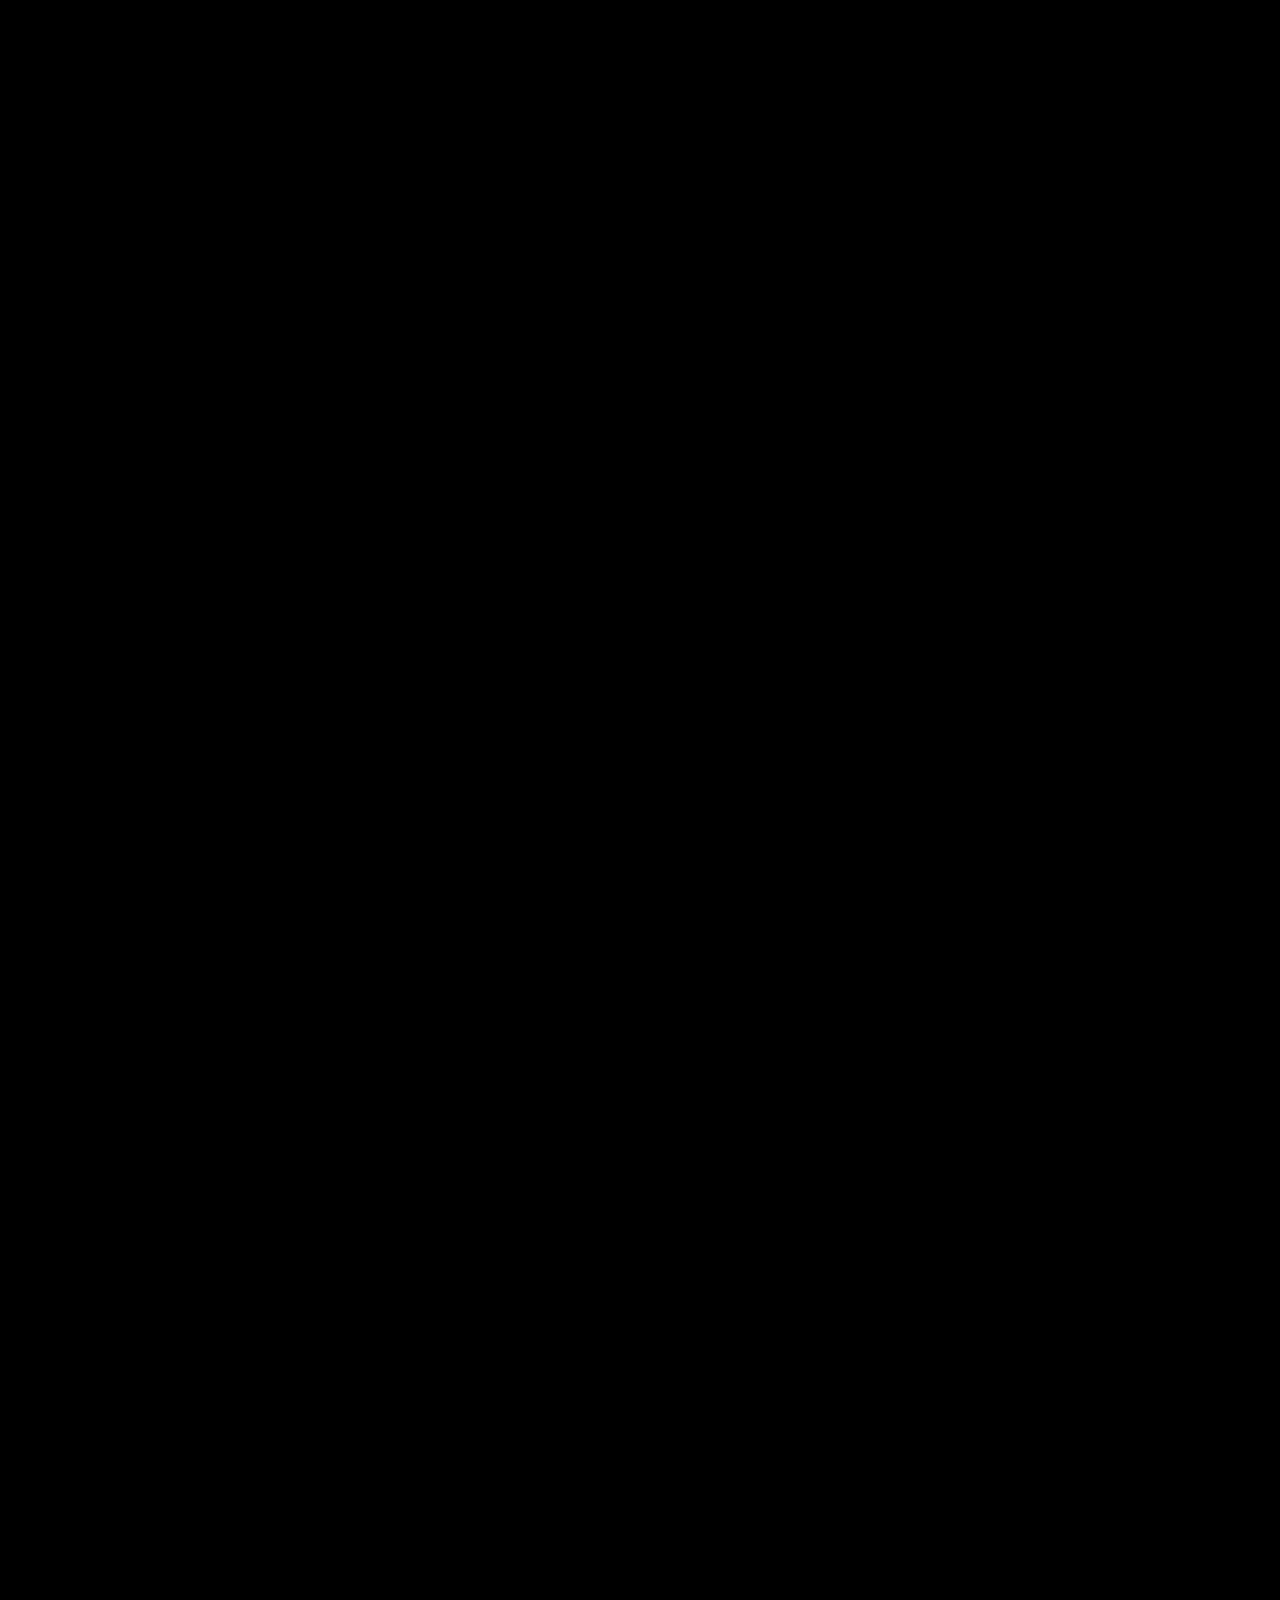
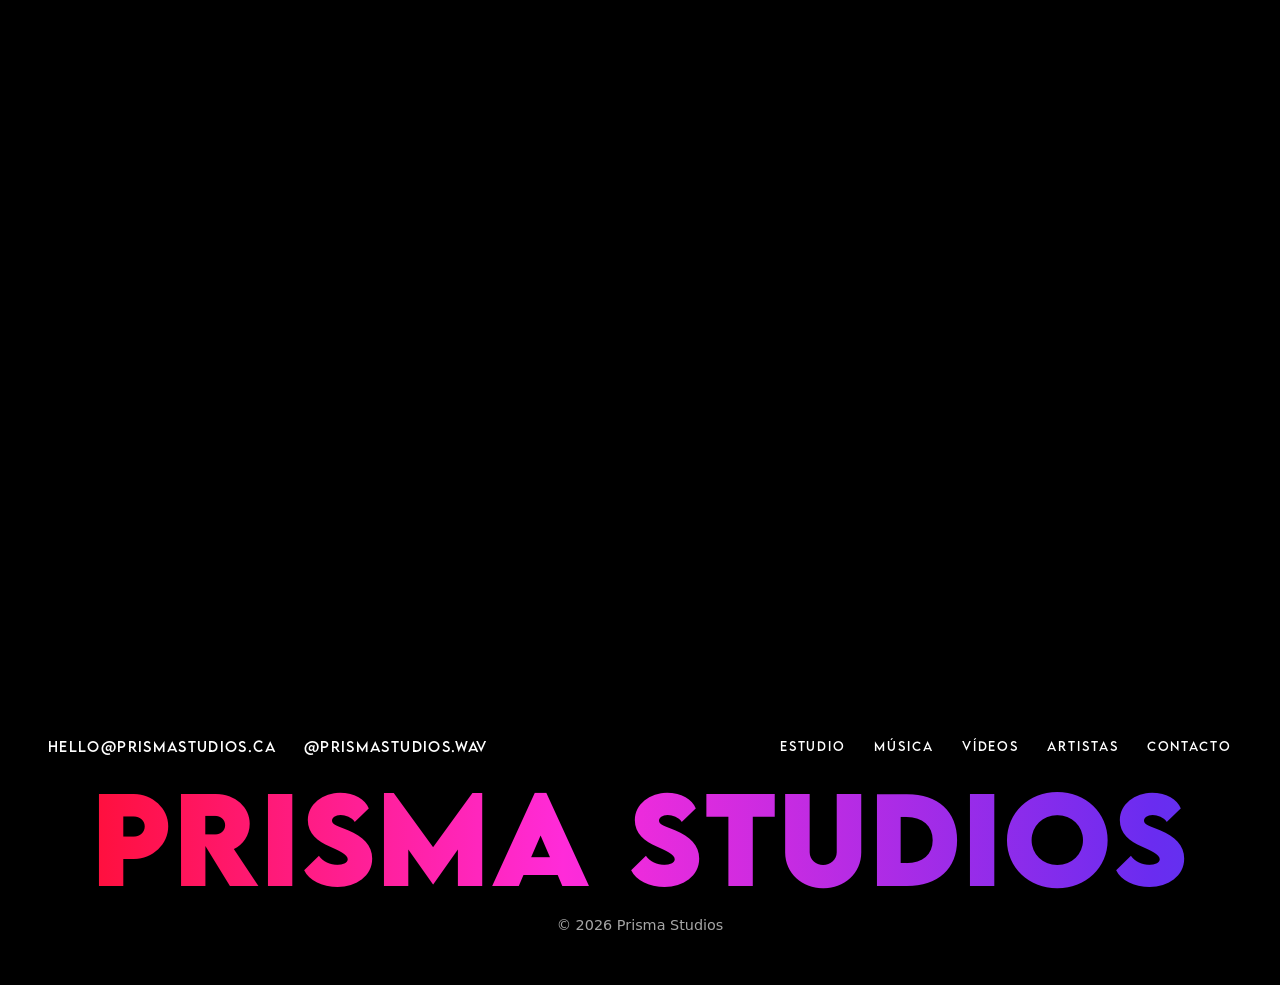
<file: es/index.html>
<!DOCTYPE html>
<html lang="es">
<head>
  <meta charset="utf-8">
  <meta name="viewport" content="width=device-width, initial-scale=1">
  <title>Prisma Studios | Estudio de grabación y producción</title>
  <meta name="description" content="Prisma Studios es un estudio de grabación y producción pensado para el artista. Conoce el estudio, escucha la música y descubre a los artistas y al equipo.">
  <meta name="theme-color" content="#000000">
  <link rel="canonical" href="https://prismastudios.ca/es/">
  <link rel="alternate" hreflang="en" href="https://prismastudios.ca/">
  <link rel="alternate" hreflang="es" href="https://prismastudios.ca/es/">
  <link rel="alternate" hreflang="x-default" href="https://prismastudios.ca/">
  <meta property="og:type" content="website">
  <meta property="og:site_name" content="Prisma Studios">
  <meta property="og:title" content="Prisma Studios | Estudio de grabación y producción">
  <meta property="og:description" content="Prisma Studios es un estudio de grabación y producción pensado para el artista. Conoce el estudio, escucha la música y descubre a los artistas y al equipo.">
  <meta property="og:url" content="https://prismastudios.ca/es/">
  <meta property="og:image" content="https://prismastudios.ca/assets/img/brand/og.jpg">
  <meta property="og:locale" content="es_ES">
  <meta name="twitter:card" content="summary_large_image">
  <link rel="icon" type="image/png" sizes="32x32" href="/assets/img/brand/favicon-32.png">
  <link rel="apple-touch-icon" href="/assets/img/brand/apple-touch-icon.png">
  <link rel="preload" href="/assets/fonts/LEMONMILK-Bold.otf" as="font" type="font/otf" crossorigin>
  <link rel="stylesheet" href="/assets/css/site.css?v=d642fdea">
  <script>document.documentElement.classList.add("js")</script>
  <script src="/assets/js/site.js?v=88b781dc" defer></script>
</head>
<body>
  <a class="skip" href="#main">Saltar al contenido</a>
  <div class="progress" aria-hidden="true"></div>
  <div class="glow" aria-hidden="true"></div>
  <header class="site-header">
    <div class="wrap">
      <a class="brand" href="/es/"><img src="/assets/img/brand/ps.webp" width="500" height="301" alt="Prisma Studios"></a>
      <button class="menu-btn" type="button" aria-controls="nav" aria-expanded="false" aria-label="Menú"><span></span><span></span><span></span></button>
      <nav class="nav" id="nav" aria-label="Principal">
        <a href="/es/estudio/">Estudio</a>
        <a href="/es/musica/">Música</a>
        <a href="/es/videos/">Vídeos</a>
        <a href="/es/artistas/">Artistas</a>
        <a href="/es/contacto/">Contacto</a>
        <a class="lang" href="/" hreflang="en" lang="en" aria-label="View in English">EN</a>
      </nav>
    </div>
  </header>
  <main id="main">
    <section class="hero">
      <div class="hero-bg"><img data-parallax src="/assets/img/studio/control-room-1800.webp" srcset="/assets/img/studio/control-room-800.webp 800w, /assets/img/studio/control-room-1800.webp 1800w" sizes="100vw" width="1800" height="1200" alt="La sala de control de Prisma Studios, con la pantalla de mezcla, la mesa, guitarras y un puf." fetchpriority="high"></div>
      <canvas class="eq" data-eq aria-hidden="true"></canvas>
      <div class="wrap hero-inner">
        <p class="eyebrow reveal">Estudio de grabación y producción</p>
        <h1 class="hero-title split" data-split style="--base:250ms">Donde se hace la música.</h1>
      </div>
      <a class="scroll-cue" href="#intro"><span>Desplaza</span><i></i></a>
    </section>
    <div class="marquee" aria-hidden="true"><div class="marquee-track"><span>Calum</span><i class="sep"></i><span>Cris Moné</span><i class="sep"></i><span>Vik Faded</span><i class="sep"></i><span>Femi</span><i class="sep"></i><span>Emma García</span><i class="sep"></i><span>Calum</span><i class="sep"></i><span>Cris Moné</span><i class="sep"></i><span>Vik Faded</span><i class="sep"></i><span>Femi</span><i class="sep"></i><span>Emma García</span><i class="sep"></i><span>Calum</span><i class="sep"></i><span>Cris Moné</span><i class="sep"></i><span>Vik Faded</span><i class="sep"></i><span>Femi</span><i class="sep"></i><span>Emma García</span><i class="sep"></i><span>Calum</span><i class="sep"></i><span>Cris Moné</span><i class="sep"></i><span>Vik Faded</span><i class="sep"></i><span>Femi</span><i class="sep"></i><span>Emma García</span><i class="sep"></i><span>Calum</span><i class="sep"></i><span>Cris Moné</span><i class="sep"></i><span>Vik Faded</span><i class="sep"></i><span>Femi</span><i class="sep"></i><span>Emma García</span><i class="sep"></i><span>Calum</span><i class="sep"></i><span>Cris Moné</span><i class="sep"></i><span>Vik Faded</span><i class="sep"></i><span>Femi</span><i class="sep"></i><span>Emma García</span><i class="sep"></i></div></div>
    <div class="marquee rev" aria-hidden="true"><div class="marquee-track"><span>Fashion Week</span><i class="sep"></i><span>KSUAL</span><i class="sep"></i><span>Sansa Stark</span><i class="sep"></i><span>Así era nuestro amor</span><i class="sep"></i><span>Come my way</span><i class="sep"></i><span>Mis 36</span><i class="sep"></i><span>Toda la vida</span><i class="sep"></i><span>Fashion Week</span><i class="sep"></i><span>KSUAL</span><i class="sep"></i><span>Sansa Stark</span><i class="sep"></i><span>Así era nuestro amor</span><i class="sep"></i><span>Come my way</span><i class="sep"></i><span>Mis 36</span><i class="sep"></i><span>Toda la vida</span><i class="sep"></i><span>Fashion Week</span><i class="sep"></i><span>KSUAL</span><i class="sep"></i><span>Sansa Stark</span><i class="sep"></i><span>Así era nuestro amor</span><i class="sep"></i><span>Come my way</span><i class="sep"></i><span>Mis 36</span><i class="sep"></i><span>Toda la vida</span><i class="sep"></i><span>Fashion Week</span><i class="sep"></i><span>KSUAL</span><i class="sep"></i><span>Sansa Stark</span><i class="sep"></i><span>Así era nuestro amor</span><i class="sep"></i><span>Come my way</span><i class="sep"></i><span>Mis 36</span><i class="sep"></i><span>Toda la vida</span><i class="sep"></i><span>Fashion Week</span><i class="sep"></i><span>KSUAL</span><i class="sep"></i><span>Sansa Stark</span><i class="sep"></i><span>Así era nuestro amor</span><i class="sep"></i><span>Come my way</span><i class="sep"></i><span>Mis 36</span><i class="sep"></i><span>Toda la vida</span><i class="sep"></i><span>Fashion Week</span><i class="sep"></i><span>KSUAL</span><i class="sep"></i><span>Sansa Stark</span><i class="sep"></i><span>Así era nuestro amor</span><i class="sep"></i><span>Come my way</span><i class="sep"></i><span>Mis 36</span><i class="sep"></i><span>Toda la vida</span><i class="sep"></i></div></div>
    <section class="section statement" id="intro">
      <div class="wrap">
        <p class="eyebrow">Pensado para el artista</p>
        <p class="lit" data-lit>Prisma Studios es un estudio de grabación y producción pensado para el artista.</p>
        <p class="detail reveal">Una cabina de voz, una sala de control y un Neumann TLM 103 para la voz, con monitores ADAM y Dynaudio en la sala de control.</p>
      </div>
    </section>
    <section class="section team">
      <div class="wrap team-layout">
        <div class="team-intro">
          <p class="eyebrow">Las personas</p>
          <h2 class="split" data-split>Conoce al equipo</h2>
          <p class="team-sub">Las personas detrás del sonido</p>
          <a class="link-arrow" href="/es/artistas/">Artistas y equipo</a>
        </div>
        <div class="team-grid">
        <article class="person reveal" data-tilt style="--d:0">
          <div class="frame"><img src="/assets/img/people/mena.webp" width="800" height="1000" alt="Mena Labib tocando una guitarra eléctrica en el estudio." loading="lazy"></div>
          <h3>Mena Labib</h3>
          <p>Producción ejecutiva e ingeniería de sonido</p>
        </article>
        <article class="person reveal" data-tilt style="--d:1">
          <div class="frame"><img src="/assets/img/people/leidan.webp" width="800" height="1000" alt="Leidan en una silla del estudio con unas baquetas en la mano, en blanco y negro." loading="lazy"></div>
          <h3>Leidan</h3>
          <p>Producción y multiinstrumentista</p>
        </article>
        <article class="person reveal" data-tilt style="--d:2">
          <div class="frame"><img src="/assets/img/people/victoria.webp" width="800" height="1000" alt="Victoria Ochoa Charlón en una mesa, mirando una pantalla de ordenador, en blanco y negro." loading="lazy"></div>
          <h3>Victoria Ochoa Charlón</h3>
          <p>Management, fotografía y vídeo</p>
        </article>
        </div>
      </div>
    </section>
    <section class="section">
      <div class="wrap">
        <ul class="index">
        <li data-img="/assets/img/studio/booth-mic-tall-800.webp" class="reveal" style="--d:1">
          <a class="row" href="/es/estudio/">
            <span class="num">01</span>
            <span class="label">El estudio</span>
            <span class="detail">Salas, equipo y fotos</span>
            <img class="thumb" src="/assets/img/studio/booth-mic-tall-800.webp" width="64" height="80" alt="" loading="lazy">
            <span class="arrow" aria-hidden="true">&rarr;</span>
          </a>
        </li>
        <li data-img="/assets/img/studio/desk-detail-800.webp" class="reveal" style="--d:2">
          <a class="row" href="/es/musica/">
            <span class="num">02</span>
            <span class="label">Música</span>
            <span class="detail">La playlist del estudio</span>
            <img class="thumb" src="/assets/img/studio/desk-detail-800.webp" width="64" height="80" alt="" loading="lazy">
            <span class="arrow" aria-hidden="true">&rarr;</span>
          </a>
        </li>
        <li data-img="/assets/img/people/victoria.webp" class="reveal" style="--d:3">
          <a class="row" href="/es/videos/">
            <span class="num">03</span>
            <span class="label">Vídeos</span>
            <span class="detail">El trabajo visual de Victoria</span>
            <img class="thumb" src="/assets/img/people/victoria.webp" width="64" height="80" alt="" loading="lazy">
            <span class="arrow" aria-hidden="true">&rarr;</span>
          </a>
        </li>
        <li data-img="/assets/img/people/vik-faded.webp" class="reveal" style="--d:4">
          <a class="row" href="/es/artistas/">
            <span class="num">04</span>
            <span class="label">Artistas y equipo</span>
            <span class="detail">Las personas detrás del sonido</span>
            <img class="thumb" src="/assets/img/people/vik-faded.webp" width="64" height="80" alt="" loading="lazy">
            <span class="arrow" aria-hidden="true">&rarr;</span>
          </a>
        </li>
        </ul>
      </div>
    </section>
    <section class="hscroll" aria-label="Dentro del estudio">
      <div class="hscroll-sticky">
        <div class="wrap section-head">
          <h2 class="split" data-split>Dentro del estudio</h2>
          <a class="link-arrow" href="/es/estudio/">Todo el estudio</a>
        </div>
        <div class="hscroll-track">
        <figure><img src="/assets/img/studio/control-room-guitars-1800.webp" width="1800" height="1200" alt="La sala de control, con un soporte de guitarras junto a la pantalla de mezcla." loading="lazy"></figure>
        <figure><img src="/assets/img/studio/booth-mic-1800.webp" width="1800" height="1200" alt="Un micrófono con filtro antipop colgado en la cabina de voz, frente a la puerta turquesa." loading="lazy"></figure>
        <figure><img src="/assets/img/studio/desk-1800.webp" width="1800" height="1200" alt="La mesa de trabajo y la pantalla grande, con un teclado y un controlador de pads." loading="lazy"></figure>
        <figure><img src="/assets/img/studio/booth-seat-1800.webp" width="1800" height="1200" alt="Un sillón de cuero y un teclado dentro de la cabina de voz." loading="lazy"></figure>
        <figure><img src="/assets/img/studio/guitars-1800.webp" width="1200" height="1800" alt="Bajo y guitarras acústicas en un soporte del estudio." loading="lazy"></figure>
        <figure><img src="/assets/img/studio/mic-detail-1800.webp" width="1800" height="1200" alt="Primer plano de un micrófono y su filtro antipop en la cabina de voz." loading="lazy"></figure>
        </div>
      </div>
    </section>
  </main>
  <footer class="site-footer">
    <div class="wrap foot-top">
      <div class="foot-contact">
        <a href="mailto:hello@prismastudios.ca">hello@prismastudios.ca</a>
        <a href="https://www.instagram.com/prismastudios.wav" target="_blank" rel="noopener" aria-label="Prisma Studios en Instagram">@prismastudios.wav</a>
      </div>
      <nav class="foot-nav" aria-label="Pie de página">
        <a href="/es/estudio/">Estudio</a>
        <a href="/es/musica/">Música</a>
        <a href="/es/videos/">Vídeos</a>
        <a href="/es/artistas/">Artistas</a>
        <a href="/es/contacto/">Contacto</a>
      </nav>
    </div>
    <div class="mega" aria-hidden="true">Prisma Studios</div>
    <p class="legal">&copy; 2026 Prisma Studios</p>
  </footer>
</body>
</html>
</file>
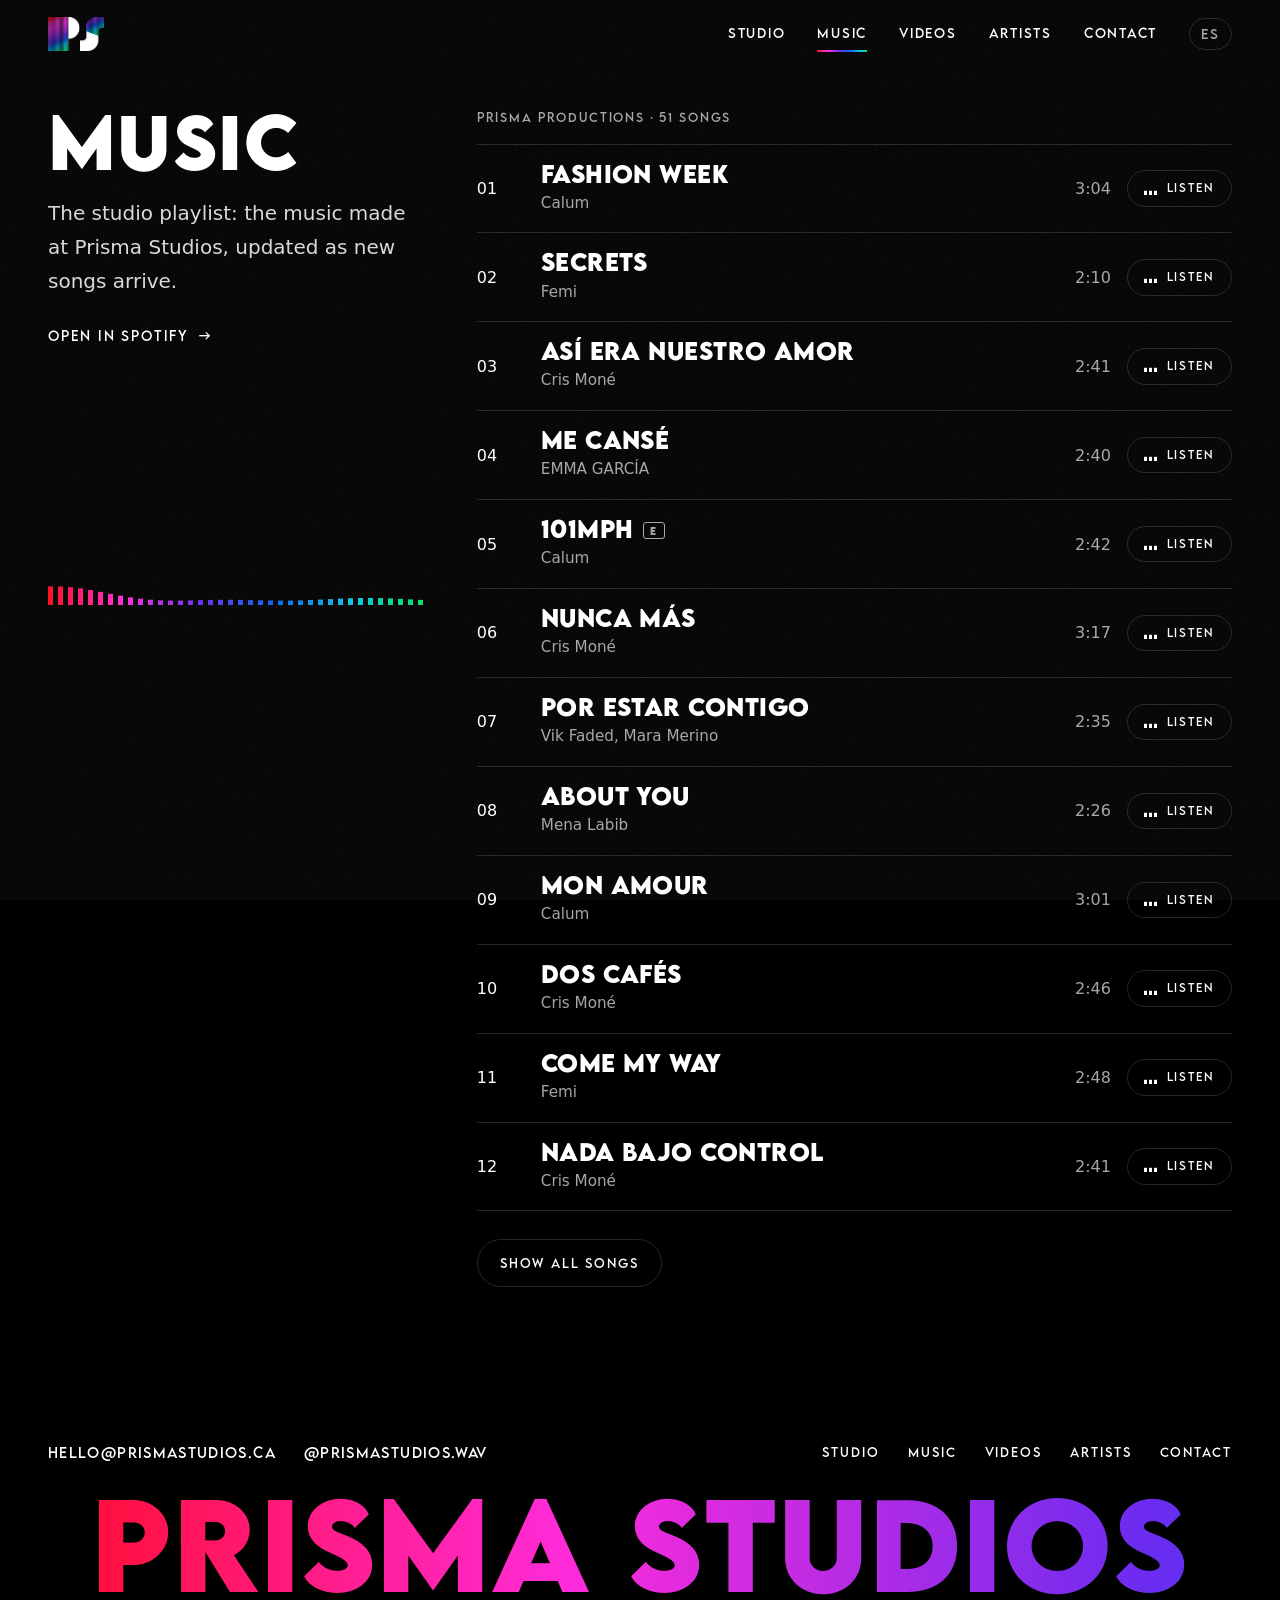
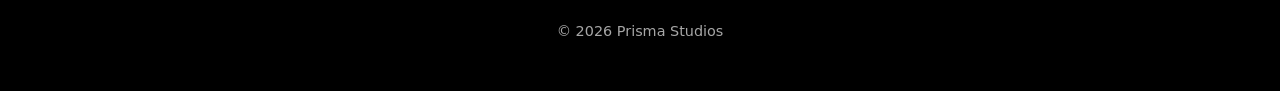
<file: music/index.html>
<!DOCTYPE html>
<html lang="en">
<head>
  <meta charset="utf-8">
  <meta name="viewport" content="width=device-width, initial-scale=1">
  <title>Music | Prisma Studios</title>
  <meta name="description" content="The Prisma Studios playlist: music made at the studio, updated as new songs arrive.">
  <meta name="theme-color" content="#000000">
  <link rel="canonical" href="https://prismastudios.ca/music/">
  <link rel="alternate" hreflang="en" href="https://prismastudios.ca/music/">
  <link rel="alternate" hreflang="es" href="https://prismastudios.ca/es/musica/">
  <link rel="alternate" hreflang="x-default" href="https://prismastudios.ca/music/">
  <meta property="og:type" content="website">
  <meta property="og:site_name" content="Prisma Studios">
  <meta property="og:title" content="Music | Prisma Studios">
  <meta property="og:description" content="The Prisma Studios playlist: music made at the studio, updated as new songs arrive.">
  <meta property="og:url" content="https://prismastudios.ca/music/">
  <meta property="og:image" content="https://prismastudios.ca/assets/img/brand/og.jpg">
  <meta property="og:locale" content="en_US">
  <meta name="twitter:card" content="summary_large_image">
  <link rel="icon" type="image/png" sizes="32x32" href="/assets/img/brand/favicon-32.png">
  <link rel="apple-touch-icon" href="/assets/img/brand/apple-touch-icon.png">
  <link rel="preload" href="/assets/fonts/LEMONMILK-Bold.otf" as="font" type="font/otf" crossorigin>
  <link rel="stylesheet" href="/assets/css/site.css?v=d642fdea">
  <script>document.documentElement.classList.add("js")</script>
  <script src="/assets/js/site.js?v=88b781dc" defer></script>
</head>
<body>
  <a class="skip" href="#main">Skip to content</a>
  <div class="progress" aria-hidden="true"></div>
  <div class="glow" aria-hidden="true"></div>
  <header class="site-header">
    <div class="wrap">
      <a class="brand" href="/"><img src="/assets/img/brand/ps.webp" width="500" height="301" alt="Prisma Studios"></a>
      <button class="menu-btn" type="button" aria-controls="nav" aria-expanded="false" aria-label="Menu"><span></span><span></span><span></span></button>
      <nav class="nav" id="nav" aria-label="Main">
        <a href="/studio/">Studio</a>
        <a href="/music/" aria-current="page">Music</a>
        <a href="/videos/">Videos</a>
        <a href="/artists/">Artists</a>
        <a href="/contact/">Contact</a>
        <a class="lang" href="/es/musica/" hreflang="es" lang="es" aria-label="Ver en español">ES</a>
      </nav>
    </div>
  </header>
  <main id="main">
    <div class="wrap music-stage">
      <div class="music-intro">
        <h1 class="split" data-split>Music</h1>
        <p class="lead reveal">The studio playlist: the music made at Prisma Studios, updated as new songs arrive.</p>
        <a class="link-arrow reveal" href="https://open.spotify.com/playlist/7DJLINjuWNN45nSB3i6dol" target="_blank" rel="noopener">Open in Spotify</a>
        <div class="eq-box"><canvas class="eq" data-eq aria-hidden="true"></canvas></div>
      </div>
      <div class="songs" id="songs" data-src="/data/playlist.json" data-count-label="songs" data-listen="Listen" data-more="Show all songs" data-less="Show fewer" data-error="The song list could not load. Open the playlist on Spotify instead." data-player="Spotify player" data-explicit="Explicit">
        <p class="songs-status">Loading the songs...</p>
        <noscript><p><a class="link-arrow" href="https://open.spotify.com/playlist/7DJLINjuWNN45nSB3i6dol" target="_blank" rel="noopener">Open in Spotify</a></p></noscript>
      </div>
    </div>
  </main>
  <footer class="site-footer">
    <div class="wrap foot-top">
      <div class="foot-contact">
        <a href="mailto:hello@prismastudios.ca">hello@prismastudios.ca</a>
        <a href="https://www.instagram.com/prismastudios.wav" target="_blank" rel="noopener" aria-label="Prisma Studios on Instagram">@prismastudios.wav</a>
      </div>
      <nav class="foot-nav" aria-label="Footer">
        <a href="/studio/">Studio</a>
        <a href="/music/">Music</a>
        <a href="/videos/">Videos</a>
        <a href="/artists/">Artists</a>
        <a href="/contact/">Contact</a>
      </nav>
    </div>
    <div class="mega" aria-hidden="true">Prisma Studios</div>
    <p class="legal">&copy; 2026 Prisma Studios</p>
  </footer>
</body>
</html>
</file>
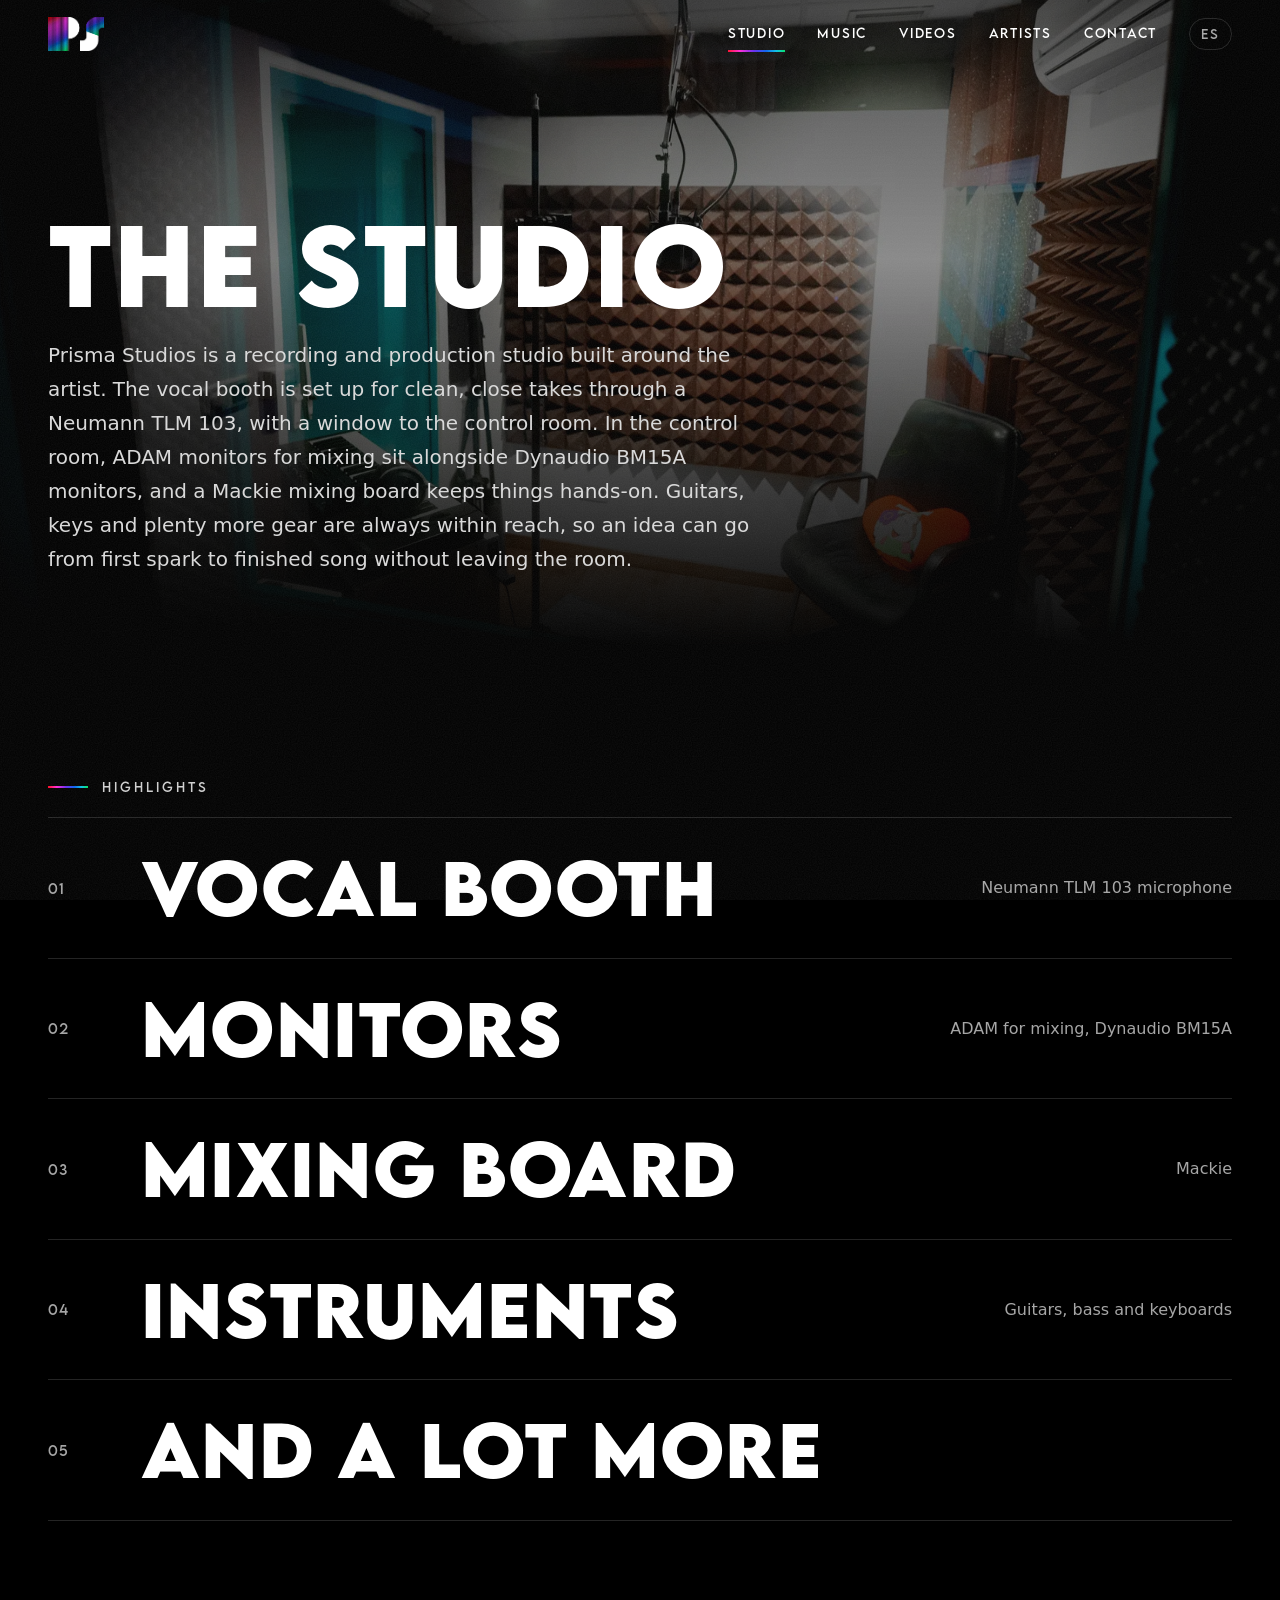
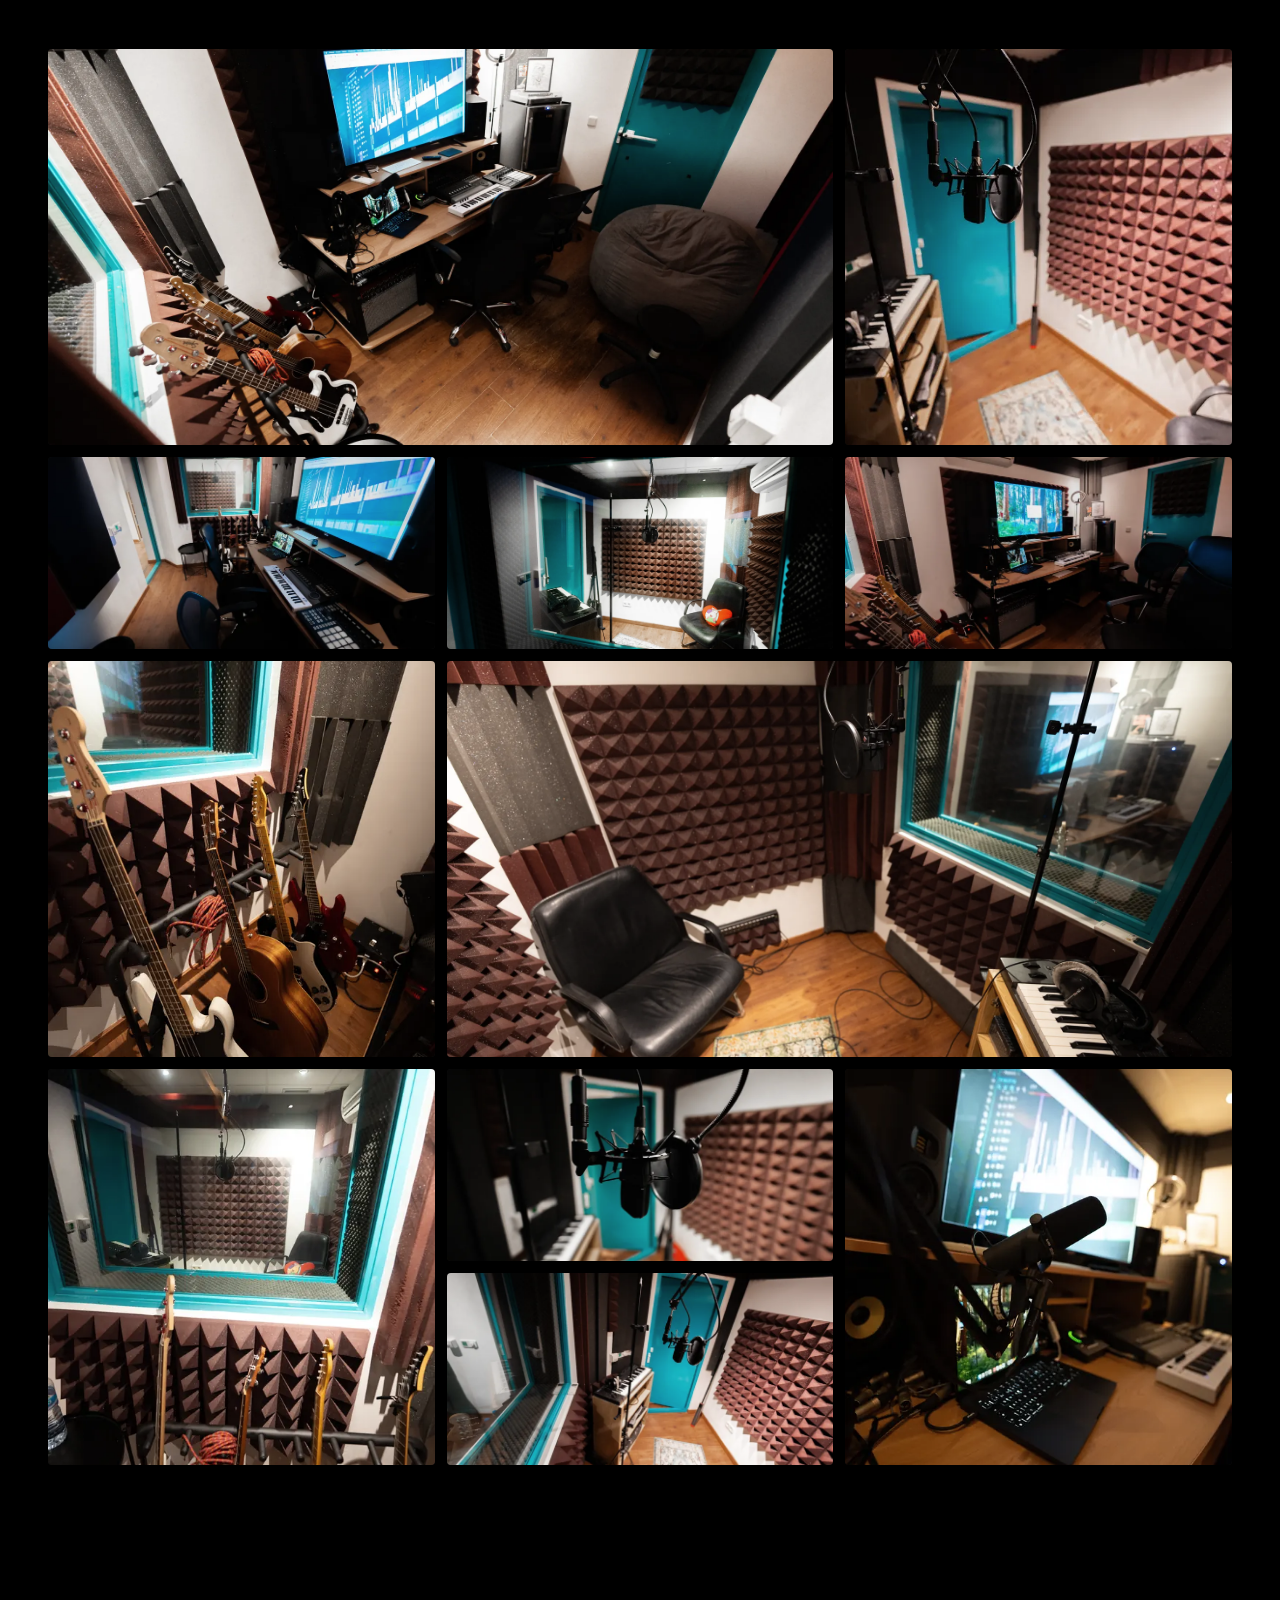
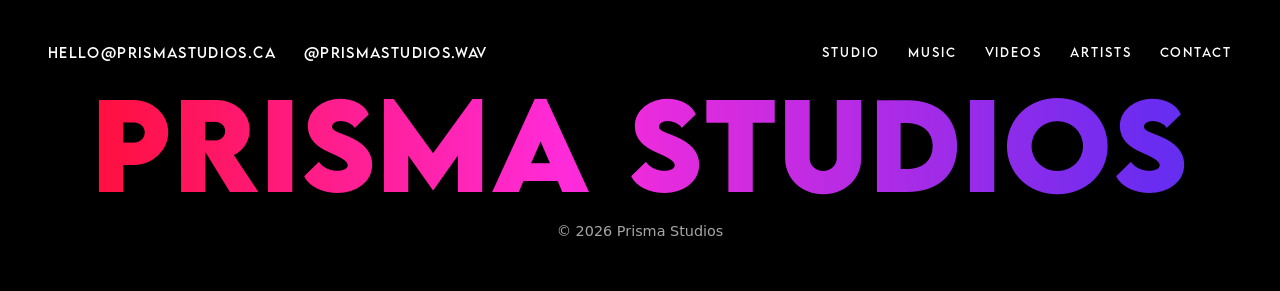
<file: studio/index.html>
<!DOCTYPE html>
<html lang="en">
<head>
  <meta charset="utf-8">
  <meta name="viewport" content="width=device-width, initial-scale=1">
  <title>The Studio | Prisma Studios</title>
  <meta name="description" content="A vocal booth, a control room with ADAM and Dynaudio monitors, a Neumann TLM 103 and a Mackie mixing board. Take a look inside Prisma Studios.">
  <meta name="theme-color" content="#000000">
  <link rel="canonical" href="https://prismastudios.ca/studio/">
  <link rel="alternate" hreflang="en" href="https://prismastudios.ca/studio/">
  <link rel="alternate" hreflang="es" href="https://prismastudios.ca/es/estudio/">
  <link rel="alternate" hreflang="x-default" href="https://prismastudios.ca/studio/">
  <meta property="og:type" content="website">
  <meta property="og:site_name" content="Prisma Studios">
  <meta property="og:title" content="The Studio | Prisma Studios">
  <meta property="og:description" content="A vocal booth, a control room with ADAM and Dynaudio monitors, a Neumann TLM 103 and a Mackie mixing board. Take a look inside Prisma Studios.">
  <meta property="og:url" content="https://prismastudios.ca/studio/">
  <meta property="og:image" content="https://prismastudios.ca/assets/img/brand/og.jpg">
  <meta property="og:locale" content="en_US">
  <meta name="twitter:card" content="summary_large_image">
  <link rel="icon" type="image/png" sizes="32x32" href="/assets/img/brand/favicon-32.png">
  <link rel="apple-touch-icon" href="/assets/img/brand/apple-touch-icon.png">
  <link rel="preload" href="/assets/fonts/LEMONMILK-Bold.otf" as="font" type="font/otf" crossorigin>
  <link rel="stylesheet" href="/assets/css/site.css?v=d642fdea">
  <script>document.documentElement.classList.add("js")</script>
  <script src="/assets/js/site.js?v=88b781dc" defer></script>
</head>
<body>
  <a class="skip" href="#main">Skip to content</a>
  <div class="progress" aria-hidden="true"></div>
  <div class="glow" aria-hidden="true"></div>
  <header class="site-header">
    <div class="wrap">
      <a class="brand" href="/"><img src="/assets/img/brand/ps.webp" width="500" height="301" alt="Prisma Studios"></a>
      <button class="menu-btn" type="button" aria-controls="nav" aria-expanded="false" aria-label="Menu"><span></span><span></span><span></span></button>
      <nav class="nav" id="nav" aria-label="Main">
        <a href="/studio/" aria-current="page">Studio</a>
        <a href="/music/">Music</a>
        <a href="/videos/">Videos</a>
        <a href="/artists/">Artists</a>
        <a href="/contact/">Contact</a>
        <a class="lang" href="/es/estudio/" hreflang="es" lang="es" aria-label="Ver en español">ES</a>
      </nav>
    </div>
  </header>
  <main id="main">
    <section class="page-hero">
      <div class="page-hero-bg"><img data-parallax src="/assets/img/studio/booth-glass-1800.webp" width="1800" height="1200" alt="" fetchpriority="high"></div>
      <div class="wrap">
        <h1 class="split" data-split>The Studio</h1>
        <p class="lead reveal">Prisma Studios is a recording and production studio built around the artist. The vocal booth is set up for clean, close takes through a Neumann TLM 103, with a window to the control room. In the control room, ADAM monitors for mixing sit alongside Dynaudio BM15A monitors, and a Mackie mixing board keeps things hands-on. Guitars, keys and plenty more gear are always within reach, so an idea can go from first spark to finished song without leaving the room.</p>
      </div>
    </section>
    <section class="section">
      <div class="wrap">
        <p class="eyebrow">Highlights</p>
        <ul class="index gear">
        <li data-img="/assets/img/studio/booth-mic-tall-800.webp" class="reveal" style="--d:1">
          <div class="row"><span class="num">01</span><span class="label">Vocal booth</span><span class="detail">Neumann TLM 103 microphone</span></div>
        </li>
        <li data-img="/assets/img/studio/desk-detail-800.webp" class="reveal" style="--d:2">
          <div class="row"><span class="num">02</span><span class="label">Monitors</span><span class="detail">ADAM for mixing, Dynaudio BM15A</span></div>
        </li>
        <li data-img="/assets/img/studio/desk-800.webp" class="reveal" style="--d:3">
          <div class="row"><span class="num">03</span><span class="label">Mixing board</span><span class="detail">Mackie</span></div>
        </li>
        <li data-img="/assets/img/studio/guitars-800.webp" class="reveal" style="--d:4">
          <div class="row"><span class="num">04</span><span class="label">Instruments</span><span class="detail">Guitars, bass and keyboards</span></div>
        </li>
        <li class="reveal" style="--d:5">
          <div class="row"><span class="num">05</span><span class="label">And a lot more</span></div>
        </li>
        </ul>
      </div>
    </section>
    <div class="wrap">
      <div class="gallery">
        <button type="button" class="w4h2 reveal" style="--d:0" data-full="/assets/img/studio/control-room-1800.webp"><img src="/assets/img/studio/control-room-800.webp" srcset="/assets/img/studio/control-room-800.webp 800w, /assets/img/studio/control-room-1800.webp 1800w" sizes="(min-width: 761px) 66vw, 100vw" width="800" height="533" alt="The control room, with the mix screen, desk, guitars and a bean bag."></button>
        <button type="button" class="w2h2 reveal" style="--d:1" data-full="/assets/img/studio/booth-mic-tall-1800.webp"><img src="/assets/img/studio/booth-mic-tall-800.webp" srcset="/assets/img/studio/booth-mic-tall-800.webp 800w, /assets/img/studio/booth-mic-tall-1800.webp 1800w" sizes="(min-width: 761px) 33vw, 50vw" width="533" height="800" alt="Inside the vocal booth: a microphone, a keyboard and a rug on the wooden floor."></button>
        <button type="button" class="w2h1 reveal" style="--d:2" data-full="/assets/img/studio/desk-1800.webp"><img src="/assets/img/studio/desk-800.webp" srcset="/assets/img/studio/desk-800.webp 800w, /assets/img/studio/desk-1800.webp 1800w" sizes="(min-width: 761px) 33vw, 50vw" width="800" height="533" alt="The desk and large screen, with a keyboard and a pad controller." loading="lazy"></button>
        <button type="button" class="w2h1 reveal" style="--d:0" data-full="/assets/img/studio/booth-glass-1800.webp"><img src="/assets/img/studio/booth-glass-800.webp" srcset="/assets/img/studio/booth-glass-800.webp 800w, /assets/img/studio/booth-glass-1800.webp 1800w" sizes="(min-width: 761px) 33vw, 50vw" width="800" height="533" alt="The vocal booth, lit up behind the control room window." loading="lazy"></button>
        <button type="button" class="w2h1 reveal" style="--d:1" data-full="/assets/img/studio/control-room-guitars-1800.webp"><img src="/assets/img/studio/control-room-guitars-800.webp" srcset="/assets/img/studio/control-room-guitars-800.webp 800w, /assets/img/studio/control-room-guitars-1800.webp 1800w" sizes="(min-width: 761px) 33vw, 50vw" width="800" height="533" alt="The control room, with a rack of guitars beside the mix screen." loading="lazy"></button>
        <button type="button" class="w2h2 reveal" style="--d:2" data-full="/assets/img/studio/guitars-1800.webp"><img src="/assets/img/studio/guitars-800.webp" srcset="/assets/img/studio/guitars-800.webp 800w, /assets/img/studio/guitars-1800.webp 1800w" sizes="(min-width: 761px) 33vw, 50vw" width="533" height="800" alt="Bass and acoustic guitars on a rack in the studio." loading="lazy"></button>
        <button type="button" class="w4h2 reveal" style="--d:0" data-full="/assets/img/studio/booth-seat-1800.webp"><img src="/assets/img/studio/booth-seat-800.webp" srcset="/assets/img/studio/booth-seat-800.webp 800w, /assets/img/studio/booth-seat-1800.webp 1800w" sizes="(min-width: 761px) 66vw, 100vw" width="800" height="533" alt="A leather chair and a keyboard inside the vocal booth." loading="lazy"></button>
        <button type="button" class="w2h2 reveal" style="--d:1" data-full="/assets/img/studio/booth-guitars-1800.webp"><img src="/assets/img/studio/booth-guitars-800.webp" srcset="/assets/img/studio/booth-guitars-800.webp 800w, /assets/img/studio/booth-guitars-1800.webp 1800w" sizes="(min-width: 761px) 33vw, 50vw" width="533" height="800" alt="Guitars on a stand below the vocal booth window." loading="lazy"></button>
        <button type="button" class="w2h1 reveal" style="--d:2" data-full="/assets/img/studio/mic-detail-1800.webp"><img src="/assets/img/studio/mic-detail-800.webp" srcset="/assets/img/studio/mic-detail-800.webp 800w, /assets/img/studio/mic-detail-1800.webp 1800w" sizes="(min-width: 761px) 33vw, 50vw" width="800" height="533" alt="Close-up of a microphone and pop filter in the vocal booth." loading="lazy"></button>
        <button type="button" class="w2h2 reveal" style="--d:0" data-full="/assets/img/studio/desk-detail-1800.webp"><img src="/assets/img/studio/desk-detail-800.webp" srcset="/assets/img/studio/desk-detail-800.webp 800w, /assets/img/studio/desk-detail-1800.webp 1800w" sizes="(min-width: 761px) 33vw, 50vw" width="533" height="800" alt="A microphone on a boom arm beside the mix screen and a laptop." loading="lazy"></button>
        <button type="button" class="w2h1 reveal" style="--d:1" data-full="/assets/img/studio/booth-mic-1800.webp"><img src="/assets/img/studio/booth-mic-800.webp" srcset="/assets/img/studio/booth-mic-800.webp 800w, /assets/img/studio/booth-mic-1800.webp 1800w" sizes="(min-width: 761px) 33vw, 50vw" width="800" height="533" alt="A microphone with a pop filter hanging in the vocal booth, in front of the teal door." loading="lazy"></button>
      </div>
    </div>
    <dialog class="lightbox" aria-label="Photo viewer">
      <figure><img alt=""></figure>
      <button type="button" class="close" aria-label="Close">&times;</button>
      <button type="button" class="prev" aria-label="Previous photo">&lsaquo;</button>
      <button type="button" class="next" aria-label="Next photo">&rsaquo;</button>
    </dialog>
  </main>
  <footer class="site-footer">
    <div class="wrap foot-top">
      <div class="foot-contact">
        <a href="mailto:hello@prismastudios.ca">hello@prismastudios.ca</a>
        <a href="https://www.instagram.com/prismastudios.wav" target="_blank" rel="noopener" aria-label="Prisma Studios on Instagram">@prismastudios.wav</a>
      </div>
      <nav class="foot-nav" aria-label="Footer">
        <a href="/studio/">Studio</a>
        <a href="/music/">Music</a>
        <a href="/videos/">Videos</a>
        <a href="/artists/">Artists</a>
        <a href="/contact/">Contact</a>
      </nav>
    </div>
    <div class="mega" aria-hidden="true">Prisma Studios</div>
    <p class="legal">&copy; 2026 Prisma Studios</p>
  </footer>
</body>
</html>
</file>
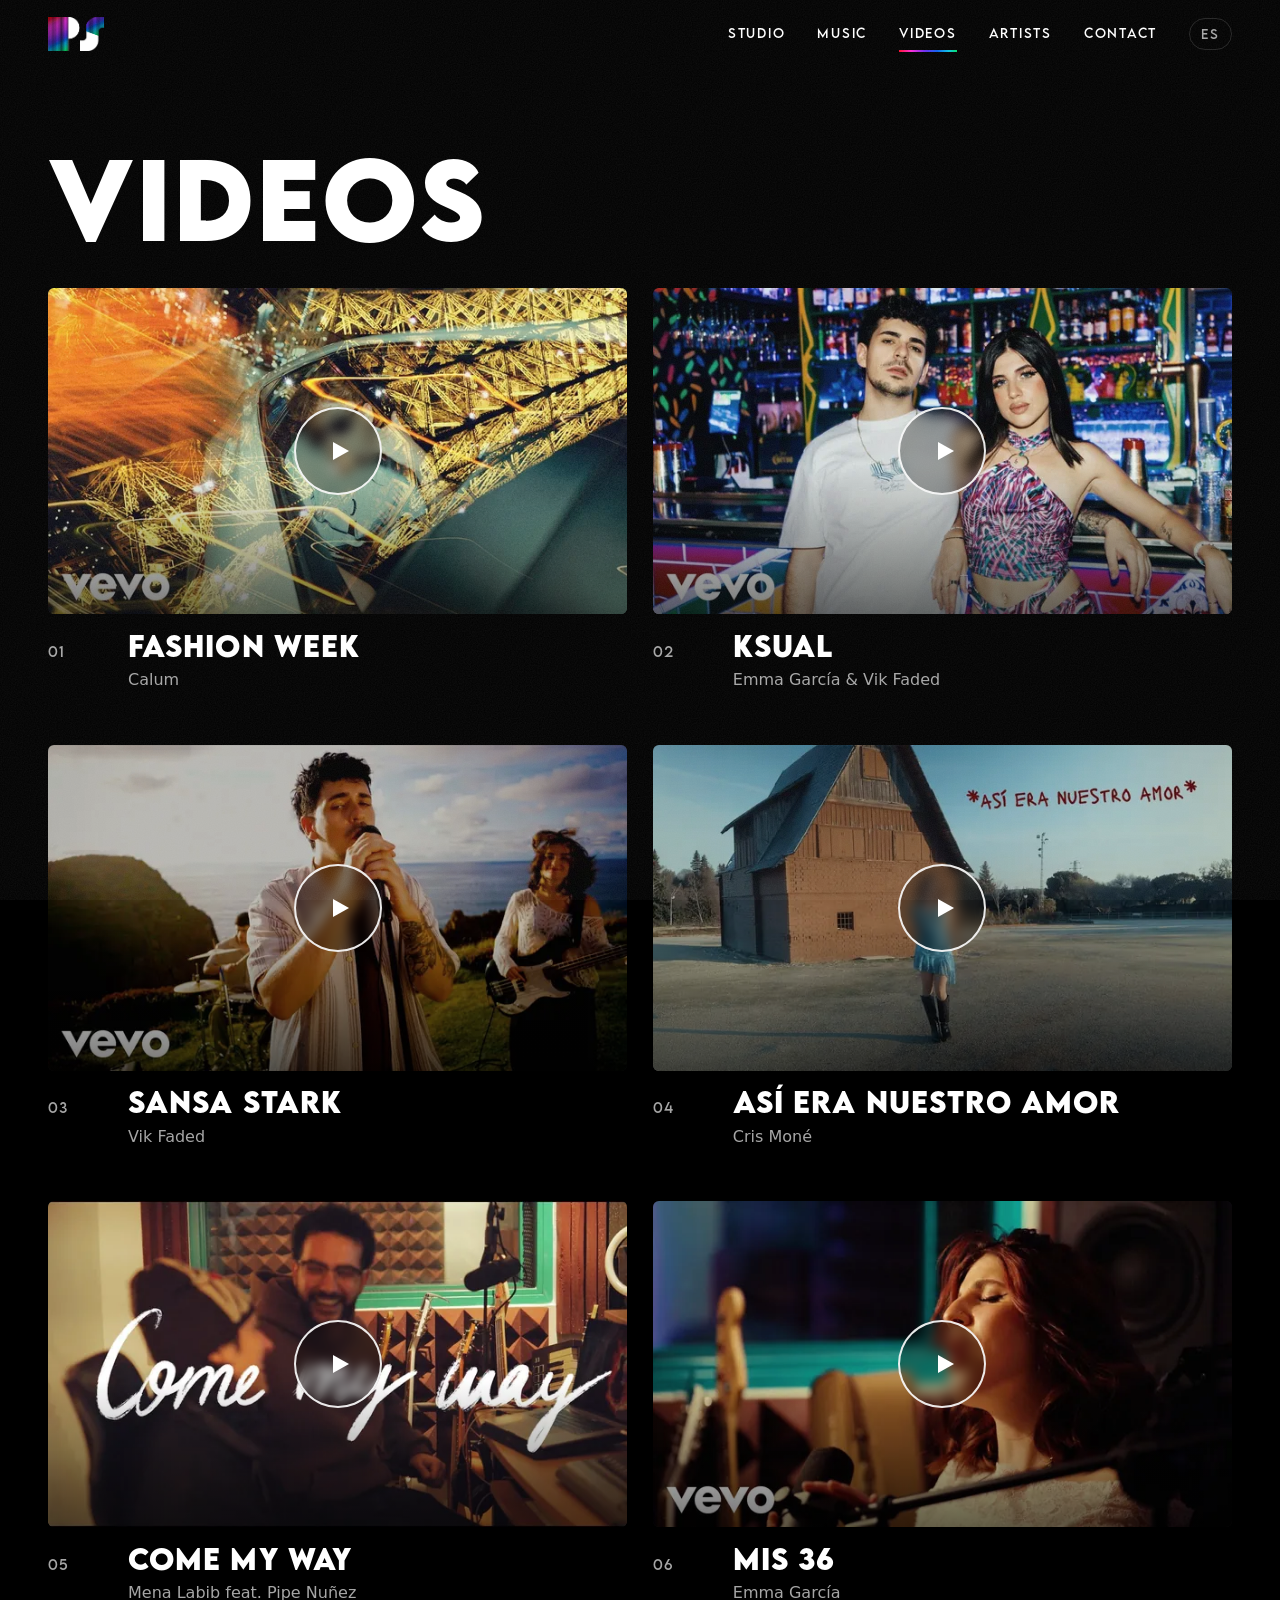
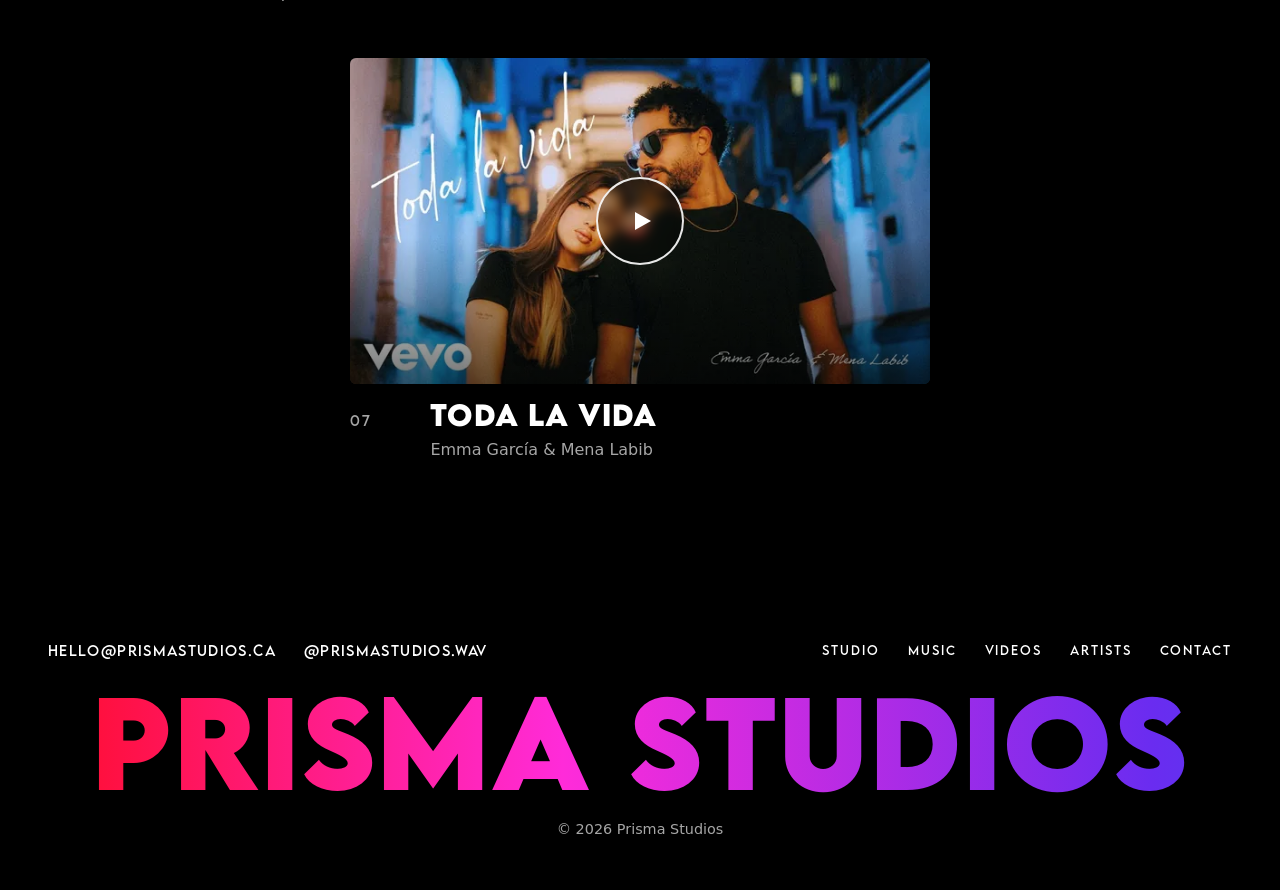
<file: videos/index.html>
<!DOCTYPE html>
<html lang="en">
<head>
  <meta charset="utf-8">
  <meta name="viewport" content="width=device-width, initial-scale=1">
  <title>Videos | Prisma Studios</title>
  <meta name="description" content="Videos and visuals for the artists of Prisma Studios, by Victoria Ochoa Charlón.">
  <meta name="theme-color" content="#000000">
  <link rel="canonical" href="https://prismastudios.ca/videos/">
  <link rel="alternate" hreflang="en" href="https://prismastudios.ca/videos/">
  <link rel="alternate" hreflang="es" href="https://prismastudios.ca/es/videos/">
  <link rel="alternate" hreflang="x-default" href="https://prismastudios.ca/videos/">
  <meta property="og:type" content="website">
  <meta property="og:site_name" content="Prisma Studios">
  <meta property="og:title" content="Videos | Prisma Studios">
  <meta property="og:description" content="Videos and visuals for the artists of Prisma Studios, by Victoria Ochoa Charlón.">
  <meta property="og:url" content="https://prismastudios.ca/videos/">
  <meta property="og:image" content="https://prismastudios.ca/assets/img/brand/og.jpg">
  <meta property="og:locale" content="en_US">
  <meta name="twitter:card" content="summary_large_image">
  <link rel="icon" type="image/png" sizes="32x32" href="/assets/img/brand/favicon-32.png">
  <link rel="apple-touch-icon" href="/assets/img/brand/apple-touch-icon.png">
  <link rel="preload" href="/assets/fonts/LEMONMILK-Bold.otf" as="font" type="font/otf" crossorigin>
  <link rel="stylesheet" href="/assets/css/site.css?v=d642fdea">
  <script>document.documentElement.classList.add("js")</script>
  <script src="/assets/js/site.js?v=88b781dc" defer></script>
</head>
<body>
  <a class="skip" href="#main">Skip to content</a>
  <div class="progress" aria-hidden="true"></div>
  <div class="glow" aria-hidden="true"></div>
  <header class="site-header">
    <div class="wrap">
      <a class="brand" href="/"><img src="/assets/img/brand/ps.webp" width="500" height="301" alt="Prisma Studios"></a>
      <button class="menu-btn" type="button" aria-controls="nav" aria-expanded="false" aria-label="Menu"><span></span><span></span><span></span></button>
      <nav class="nav" id="nav" aria-label="Main">
        <a href="/studio/">Studio</a>
        <a href="/music/">Music</a>
        <a href="/videos/" aria-current="page">Videos</a>
        <a href="/artists/">Artists</a>
        <a href="/contact/">Contact</a>
        <a class="lang" href="/es/videos/" hreflang="es" lang="es" aria-label="Ver en español">ES</a>
      </nav>
    </div>
  </header>
  <main id="main">
    <div class="wrap page-head">
      <h1 class="split" data-split>Videos</h1>
    </div>
    <div class="wrap videos">
        <article class="video reveal" style="--d:1">
          <a class="video-poster" href="https://www.youtube.com/watch?v=vTkKdhv206Y" target="_blank" rel="noopener" data-yt="vTkKdhv206Y" data-title="Fashion Week | Calum" aria-label="Play video: Fashion Week | Calum">
            <img src="/assets/img/videos/fashion-week-1280.webp" srcset="/assets/img/videos/fashion-week-640.webp 640w, /assets/img/videos/fashion-week-1280.webp 1280w" sizes="(min-width: 521px) 50vw, 100vw" width="1280" height="720" alt="" loading="lazy">
            <span class="play" aria-hidden="true"></span>
          </a>
          <div class="video-meta"><span class="num">01</span><div><h3>Fashion Week</h3><p>Calum</p></div></div>
        </article>
        <article class="video reveal" style="--d:0">
          <a class="video-poster" href="https://www.youtube.com/watch?v=RgRiYraq8eY" target="_blank" rel="noopener" data-yt="RgRiYraq8eY" data-title="KSUAL | Emma García &amp; Vik Faded" aria-label="Play video: KSUAL | Emma García &amp; Vik Faded">
            <img src="/assets/img/videos/ksual-1280.webp" srcset="/assets/img/videos/ksual-640.webp 640w, /assets/img/videos/ksual-1280.webp 1280w" sizes="(min-width: 521px) 50vw, 100vw" width="1280" height="720" alt="" loading="lazy">
            <span class="play" aria-hidden="true"></span>
          </a>
          <div class="video-meta"><span class="num">02</span><div><h3>KSUAL</h3><p>Emma García &amp; Vik Faded</p></div></div>
        </article>
        <article class="video reveal" style="--d:1">
          <a class="video-poster" href="https://www.youtube.com/watch?v=n4Em1o8elkA" target="_blank" rel="noopener" data-yt="n4Em1o8elkA" data-title="Sansa Stark | Vik Faded" aria-label="Play video: Sansa Stark | Vik Faded">
            <img src="/assets/img/videos/sansa-stark-1280.webp" srcset="/assets/img/videos/sansa-stark-640.webp 640w, /assets/img/videos/sansa-stark-1280.webp 1280w" sizes="(min-width: 521px) 50vw, 100vw" width="1280" height="720" alt="" loading="lazy">
            <span class="play" aria-hidden="true"></span>
          </a>
          <div class="video-meta"><span class="num">03</span><div><h3>Sansa Stark</h3><p>Vik Faded</p></div></div>
        </article>
        <article class="video reveal" style="--d:0">
          <a class="video-poster" href="https://www.youtube.com/watch?v=qOvPzYmWXJY" target="_blank" rel="noopener" data-yt="qOvPzYmWXJY" data-title="Así era nuestro amor | Cris Moné" aria-label="Play video: Así era nuestro amor | Cris Moné">
            <img src="/assets/img/videos/asi-era-nuestro-amor-1280.webp" srcset="/assets/img/videos/asi-era-nuestro-amor-640.webp 640w, /assets/img/videos/asi-era-nuestro-amor-1280.webp 1280w" sizes="(min-width: 521px) 50vw, 100vw" width="1280" height="720" alt="" loading="lazy">
            <span class="play" aria-hidden="true"></span>
          </a>
          <div class="video-meta"><span class="num">04</span><div><h3>Así era nuestro amor</h3><p>Cris Moné</p></div></div>
        </article>
        <article class="video reveal" style="--d:1">
          <a class="video-poster" href="https://www.youtube.com/watch?v=k6CjswTA2hU" target="_blank" rel="noopener" data-yt="k6CjswTA2hU" data-title="Come my way | Mena Labib feat. Pipe Nuñez" aria-label="Play video: Come my way | Mena Labib feat. Pipe Nuñez">
            <img src="/assets/img/videos/come-my-way-1280.webp" srcset="/assets/img/videos/come-my-way-640.webp 640w, /assets/img/videos/come-my-way-1280.webp 1280w" sizes="(min-width: 521px) 50vw, 100vw" width="1280" height="720" alt="" loading="lazy">
            <span class="play" aria-hidden="true"></span>
          </a>
          <div class="video-meta"><span class="num">05</span><div><h3>Come my way</h3><p>Mena Labib feat. Pipe Nuñez</p></div></div>
        </article>
        <article class="video reveal" style="--d:0">
          <a class="video-poster" href="https://www.youtube.com/watch?v=vJvF4q-hQis" target="_blank" rel="noopener" data-yt="vJvF4q-hQis" data-title="Mis 36 | Emma García" aria-label="Play video: Mis 36 | Emma García">
            <img src="/assets/img/videos/mis-36-1280.webp" srcset="/assets/img/videos/mis-36-640.webp 640w, /assets/img/videos/mis-36-1280.webp 1280w" sizes="(min-width: 521px) 50vw, 100vw" width="1280" height="720" alt="" loading="lazy">
            <span class="play" aria-hidden="true"></span>
          </a>
          <div class="video-meta"><span class="num">06</span><div><h3>Mis 36</h3><p>Emma García</p></div></div>
        </article>
        <article class="video reveal" style="--d:1">
          <a class="video-poster" href="https://www.youtube.com/watch?v=8eel2Wwjz6I" target="_blank" rel="noopener" data-yt="8eel2Wwjz6I" data-title="Toda la vida | Emma García &amp; Mena Labib" aria-label="Play video: Toda la vida | Emma García &amp; Mena Labib">
            <img src="/assets/img/videos/toda-la-vida-1280.webp" srcset="/assets/img/videos/toda-la-vida-640.webp 640w, /assets/img/videos/toda-la-vida-1280.webp 1280w" sizes="(min-width: 521px) 50vw, 100vw" width="1280" height="720" alt="" loading="lazy">
            <span class="play" aria-hidden="true"></span>
          </a>
          <div class="video-meta"><span class="num">07</span><div><h3>Toda la vida</h3><p>Emma García &amp; Mena Labib</p></div></div>
        </article>
    </div>
  </main>
  <footer class="site-footer">
    <div class="wrap foot-top">
      <div class="foot-contact">
        <a href="mailto:hello@prismastudios.ca">hello@prismastudios.ca</a>
        <a href="https://www.instagram.com/prismastudios.wav" target="_blank" rel="noopener" aria-label="Prisma Studios on Instagram">@prismastudios.wav</a>
      </div>
      <nav class="foot-nav" aria-label="Footer">
        <a href="/studio/">Studio</a>
        <a href="/music/">Music</a>
        <a href="/videos/">Videos</a>
        <a href="/artists/">Artists</a>
        <a href="/contact/">Contact</a>
      </nav>
    </div>
    <div class="mega" aria-hidden="true">Prisma Studios</div>
    <p class="legal">&copy; 2026 Prisma Studios</p>
  </footer>
</body>
</html>
</file>
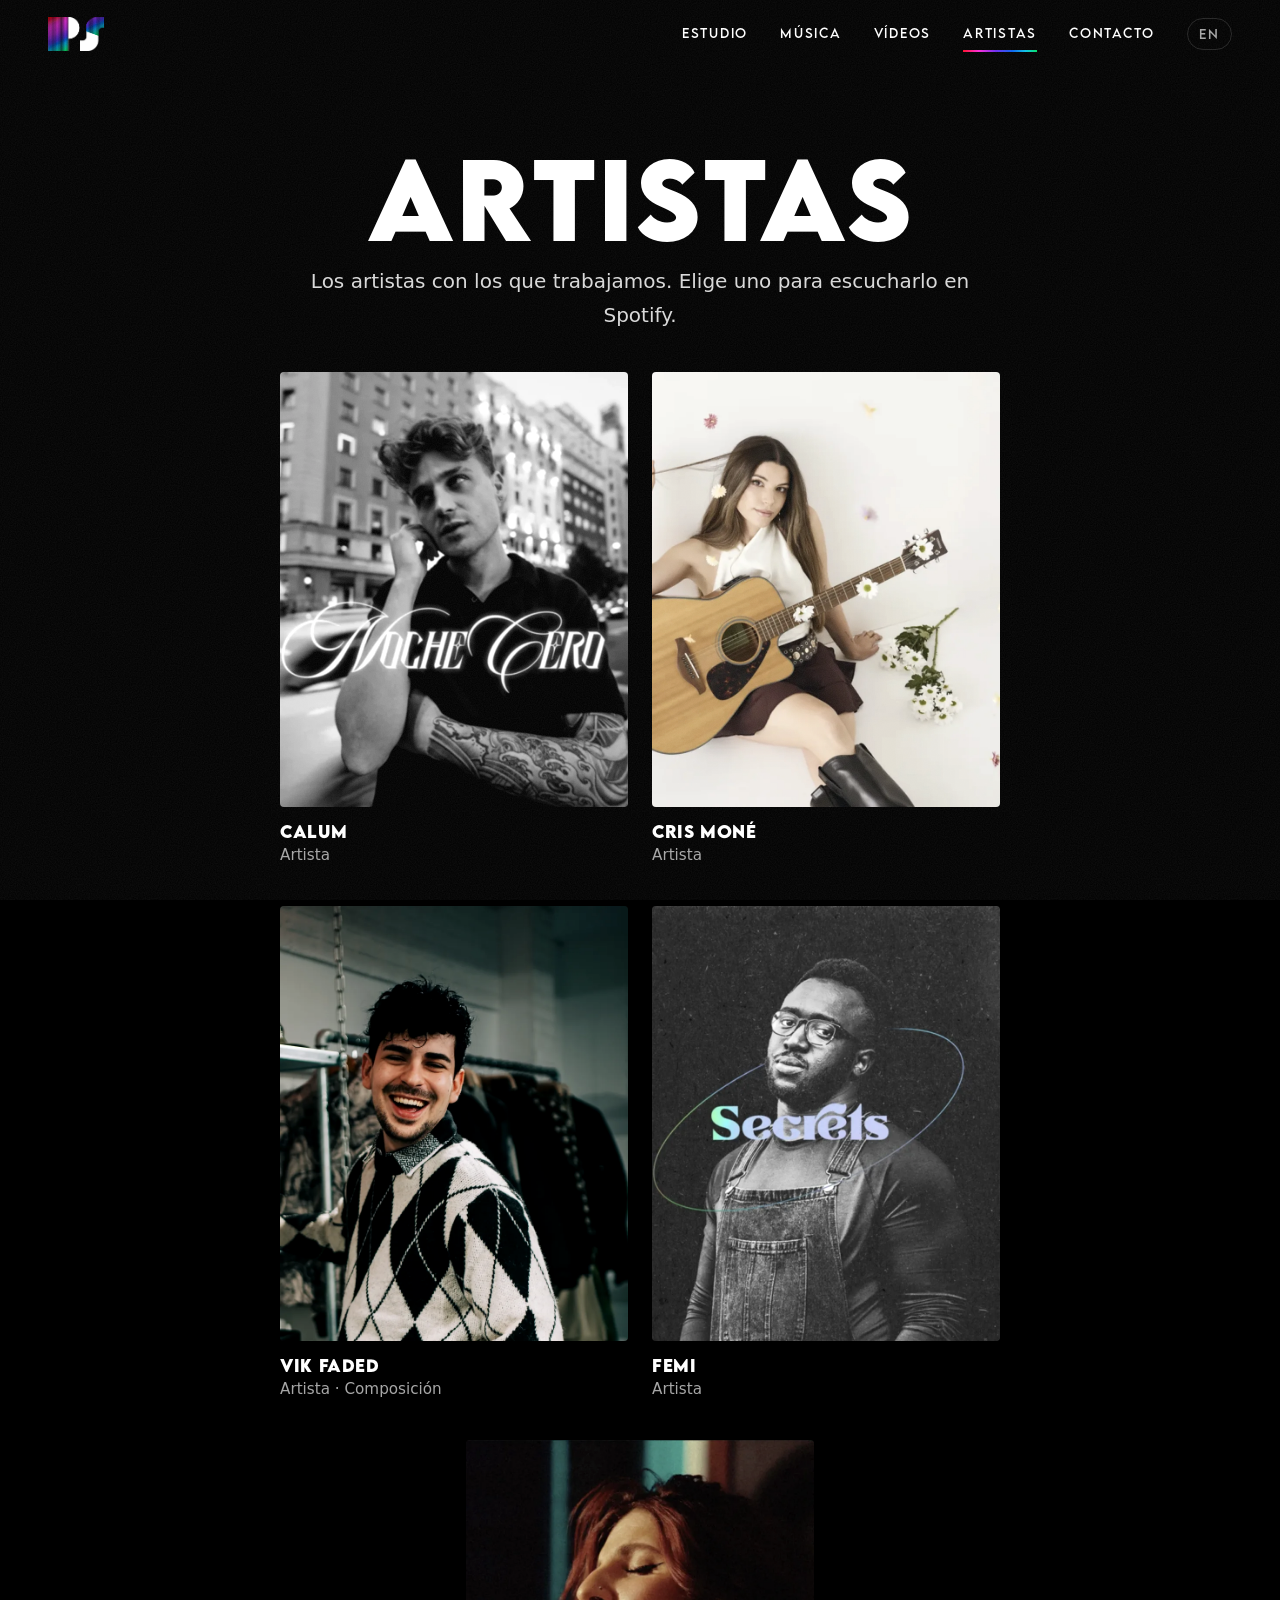
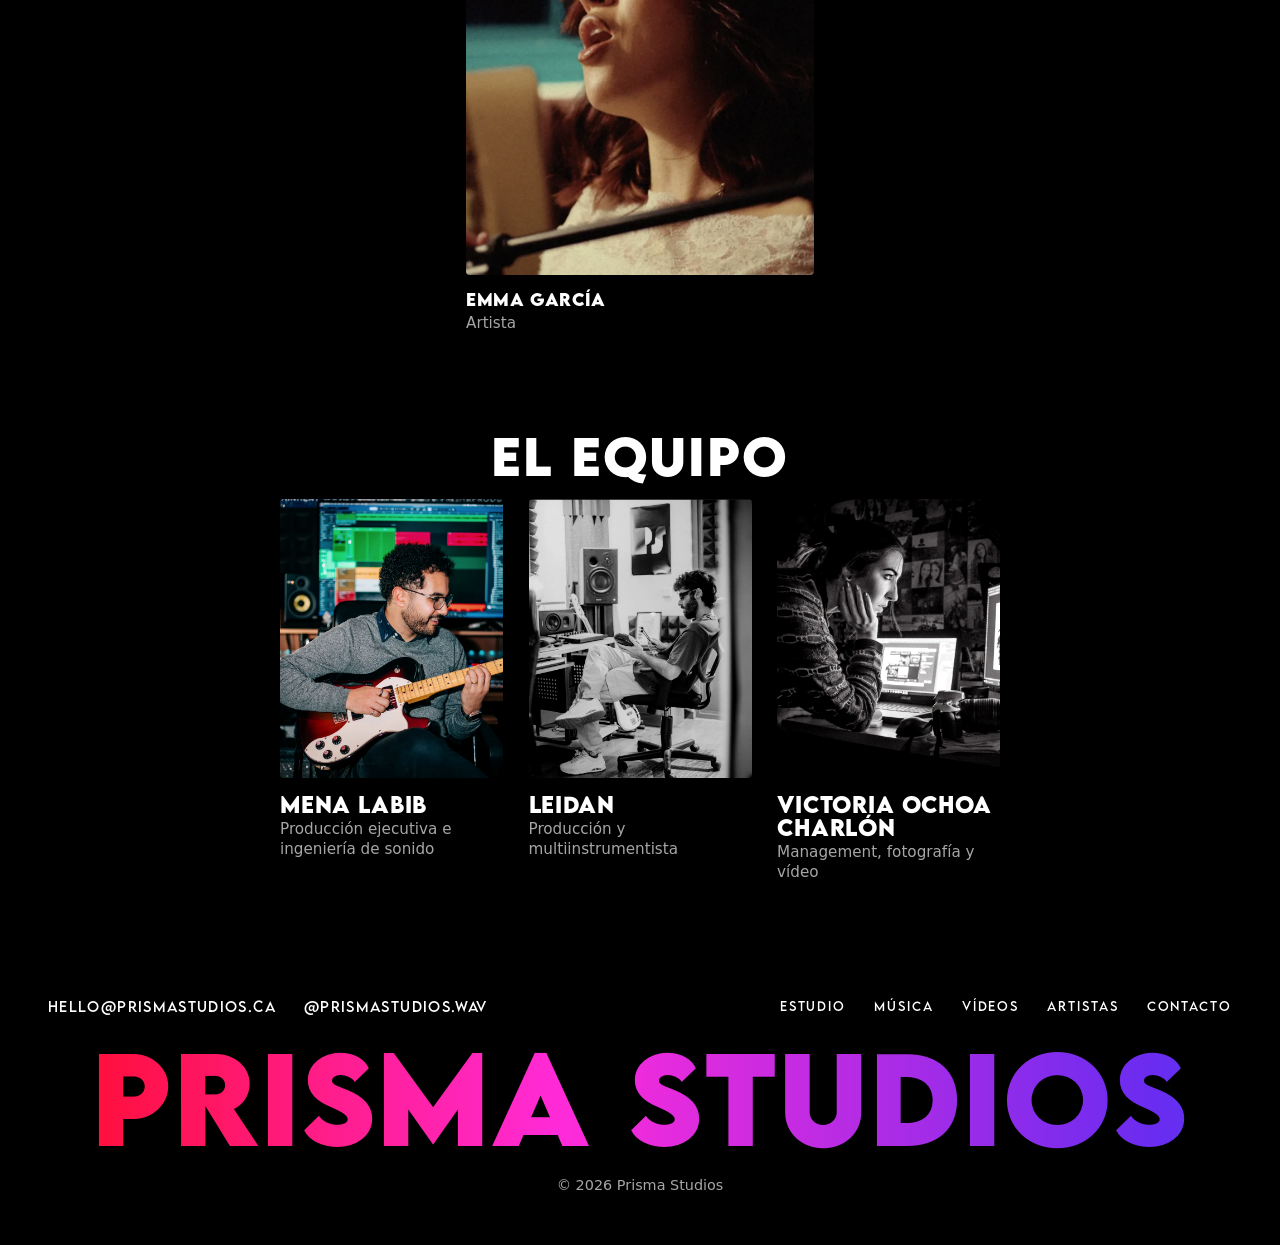
<file: es/artistas/index.html>
<!DOCTYPE html>
<html lang="es">
<head>
  <meta charset="utf-8">
  <meta name="viewport" content="width=device-width, initial-scale=1">
  <title>Artistas y equipo | Prisma Studios</title>
  <meta name="description" content="Los artistas con los que trabajamos y el equipo de Prisma Studios.">
  <meta name="theme-color" content="#000000">
  <link rel="canonical" href="https://prismastudios.ca/es/artistas/">
  <link rel="alternate" hreflang="en" href="https://prismastudios.ca/artists/">
  <link rel="alternate" hreflang="es" href="https://prismastudios.ca/es/artistas/">
  <link rel="alternate" hreflang="x-default" href="https://prismastudios.ca/artists/">
  <meta property="og:type" content="website">
  <meta property="og:site_name" content="Prisma Studios">
  <meta property="og:title" content="Artistas y equipo | Prisma Studios">
  <meta property="og:description" content="Los artistas con los que trabajamos y el equipo de Prisma Studios.">
  <meta property="og:url" content="https://prismastudios.ca/es/artistas/">
  <meta property="og:image" content="https://prismastudios.ca/assets/img/brand/og.jpg">
  <meta property="og:locale" content="es_ES">
  <meta name="twitter:card" content="summary_large_image">
  <link rel="icon" type="image/png" sizes="32x32" href="/assets/img/brand/favicon-32.png">
  <link rel="apple-touch-icon" href="/assets/img/brand/apple-touch-icon.png">
  <link rel="preload" href="/assets/fonts/LEMONMILK-Bold.otf" as="font" type="font/otf" crossorigin>
  <link rel="stylesheet" href="/assets/css/site.css?v=d642fdea">
  <script>document.documentElement.classList.add("js")</script>
  <script src="/assets/js/site.js?v=88b781dc" defer></script>
</head>
<body>
  <a class="skip" href="#main">Saltar al contenido</a>
  <div class="progress" aria-hidden="true"></div>
  <div class="glow" aria-hidden="true"></div>
  <header class="site-header">
    <div class="wrap">
      <a class="brand" href="/es/"><img src="/assets/img/brand/ps.webp" width="500" height="301" alt="Prisma Studios"></a>
      <button class="menu-btn" type="button" aria-controls="nav" aria-expanded="false" aria-label="Menú"><span></span><span></span><span></span></button>
      <nav class="nav" id="nav" aria-label="Principal">
        <a href="/es/estudio/">Estudio</a>
        <a href="/es/musica/">Música</a>
        <a href="/es/videos/">Vídeos</a>
        <a href="/es/artistas/" aria-current="page">Artistas</a>
        <a href="/es/contacto/">Contacto</a>
        <a class="lang" href="/artists/" hreflang="en" lang="en" aria-label="View in English">EN</a>
      </nav>
    </div>
  </header>
  <main id="main">
    <div class="wrap page-head center">
      <h1 class="split" data-split>Artistas</h1>
      <p class="lead reveal">Los artistas con los que trabajamos. Elige uno para escucharlo en Spotify.</p>
    </div>
    <div class="wrap">
      <div class="people artists-grid">
        <a class="person reveal" data-tilt data-spotify="4tmvK71zbbGxVqxR67fpY6" data-name="Calum" href="https://open.spotify.com/artist/4tmvK71zbbGxVqxR67fpY6" target="_blank" rel="noopener" style="--d:0">
          <div class="frame"><img src="/assets/img/people/calum.webp" width="800" height="1000" alt="Calum en blanco y negro en una calle de la ciudad, con el título Noche Cero sobre la imagen." loading="lazy"><span class="chip" aria-hidden="true"><i class="eqicon"><b></b><b></b><b></b></i>Escuchar</span></div>
          <h3>Calum</h3>
          <p>Artista</p>
        </a>
        <a class="person reveal" data-tilt data-spotify="5Exvb6CXfgIb7sYwvzO7pS" data-name="Cris Moné" href="https://open.spotify.com/artist/5Exvb6CXfgIb7sYwvzO7pS" target="_blank" rel="noopener" style="--d:1">
          <div class="frame"><img src="/assets/img/people/cris-mone.webp" width="800" height="1000" alt="Cris Moné sentada en el suelo con una guitarra acústica, rodeada de pétalos de flores." loading="lazy"><span class="chip" aria-hidden="true"><i class="eqicon"><b></b><b></b><b></b></i>Escuchar</span></div>
          <h3>Cris Moné</h3>
          <p>Artista</p>
        </a>
        <a class="person reveal" data-tilt data-spotify="6KIXVSHkjB1KYh3EFeO3ur" data-name="Vik Faded" href="https://open.spotify.com/artist/6KIXVSHkjB1KYh3EFeO3ur" target="_blank" rel="noopener" style="--d:2">
          <div class="frame"><img src="/assets/img/people/vik-faded.webp" width="800" height="1000" alt="Vik Faded, sonriendo con un jersey de rombos." loading="lazy"><span class="chip" aria-hidden="true"><i class="eqicon"><b></b><b></b><b></b></i>Escuchar</span></div>
          <h3>Vik Faded</h3>
          <p>Artista · Composición</p>
        </a>
        <a class="person reveal" data-tilt data-spotify="5Vbv7OzVGfjFx60pwBEDke" data-name="Femi" href="https://open.spotify.com/artist/5Vbv7OzVGfjFx60pwBEDke" target="_blank" rel="noopener" style="--d:3">
          <div class="frame"><img src="/assets/img/people/femi.webp" width="800" height="1000" alt="Femi en un retrato en blanco y negro, con el título Secrets sobre la imagen." loading="lazy"><span class="chip" aria-hidden="true"><i class="eqicon"><b></b><b></b><b></b></i>Escuchar</span></div>
          <h3>Femi</h3>
          <p>Artista</p>
        </a>
        <a class="person reveal" data-tilt data-spotify="47qHi6WuC486XlnAixvkxg" data-name="Emma García" href="https://open.spotify.com/artist/47qHi6WuC486XlnAixvkxg" target="_blank" rel="noopener" style="--d:4">
          <div class="frame"><img src="/assets/img/people/emma-garcia.webp" width="800" height="1000" alt="Emma García cantando delante de un micrófono con los ojos cerrados." loading="lazy"><span class="chip" aria-hidden="true"><i class="eqicon"><b></b><b></b><b></b></i>Escuchar</span></div>
          <h3>Emma García</h3>
          <p>Artista</p>
        </a>
      </div>
    </div>
    <div class="wrap team-head">
      <h2 class="split" data-split>El equipo</h2>
    </div>
    <div class="wrap">
      <div class="team-grid team-row">
        <article class="person reveal" data-tilt style="--d:0">
          <div class="frame"><img src="/assets/img/people/mena.webp" width="800" height="1000" alt="Mena Labib tocando una guitarra eléctrica en el estudio." loading="lazy"></div>
          <h3>Mena Labib</h3>
          <p>Producción ejecutiva e ingeniería de sonido</p>
        </article>
        <article class="person reveal" data-tilt style="--d:1">
          <div class="frame"><img src="/assets/img/people/leidan.webp" width="800" height="1000" alt="Leidan en una silla del estudio con unas baquetas en la mano, en blanco y negro." loading="lazy"></div>
          <h3>Leidan</h3>
          <p>Producción y multiinstrumentista</p>
        </article>
        <article class="person reveal" data-tilt style="--d:2">
          <div class="frame"><img src="/assets/img/people/victoria.webp" width="800" height="1000" alt="Victoria Ochoa Charlón en una mesa, mirando una pantalla de ordenador, en blanco y negro." loading="lazy"></div>
          <h3>Victoria Ochoa Charlón</h3>
          <p>Management, fotografía y vídeo</p>
        </article>
      </div>
    </div>
    <dialog class="artist-dialog" aria-labelledby="artist-name" data-player="Reproductor de Spotify">
      <div class="artist-dialog-head">
        <h2 id="artist-name"></h2>
        <button type="button" class="close" aria-label="Cerrar">&times;</button>
      </div>
      <div class="artist-dialog-slot"></div>
      <a class="link-arrow" href="https://open.spotify.com" target="_blank" rel="noopener">Abrir en Spotify</a>
    </dialog>
  </main>
  <footer class="site-footer">
    <div class="wrap foot-top">
      <div class="foot-contact">
        <a href="mailto:hello@prismastudios.ca">hello@prismastudios.ca</a>
        <a href="https://www.instagram.com/prismastudios.wav" target="_blank" rel="noopener" aria-label="Prisma Studios en Instagram">@prismastudios.wav</a>
      </div>
      <nav class="foot-nav" aria-label="Pie de página">
        <a href="/es/estudio/">Estudio</a>
        <a href="/es/musica/">Música</a>
        <a href="/es/videos/">Vídeos</a>
        <a href="/es/artistas/">Artistas</a>
        <a href="/es/contacto/">Contacto</a>
      </nav>
    </div>
    <div class="mega" aria-hidden="true">Prisma Studios</div>
    <p class="legal">&copy; 2026 Prisma Studios</p>
  </footer>
</body>
</html>
</file>
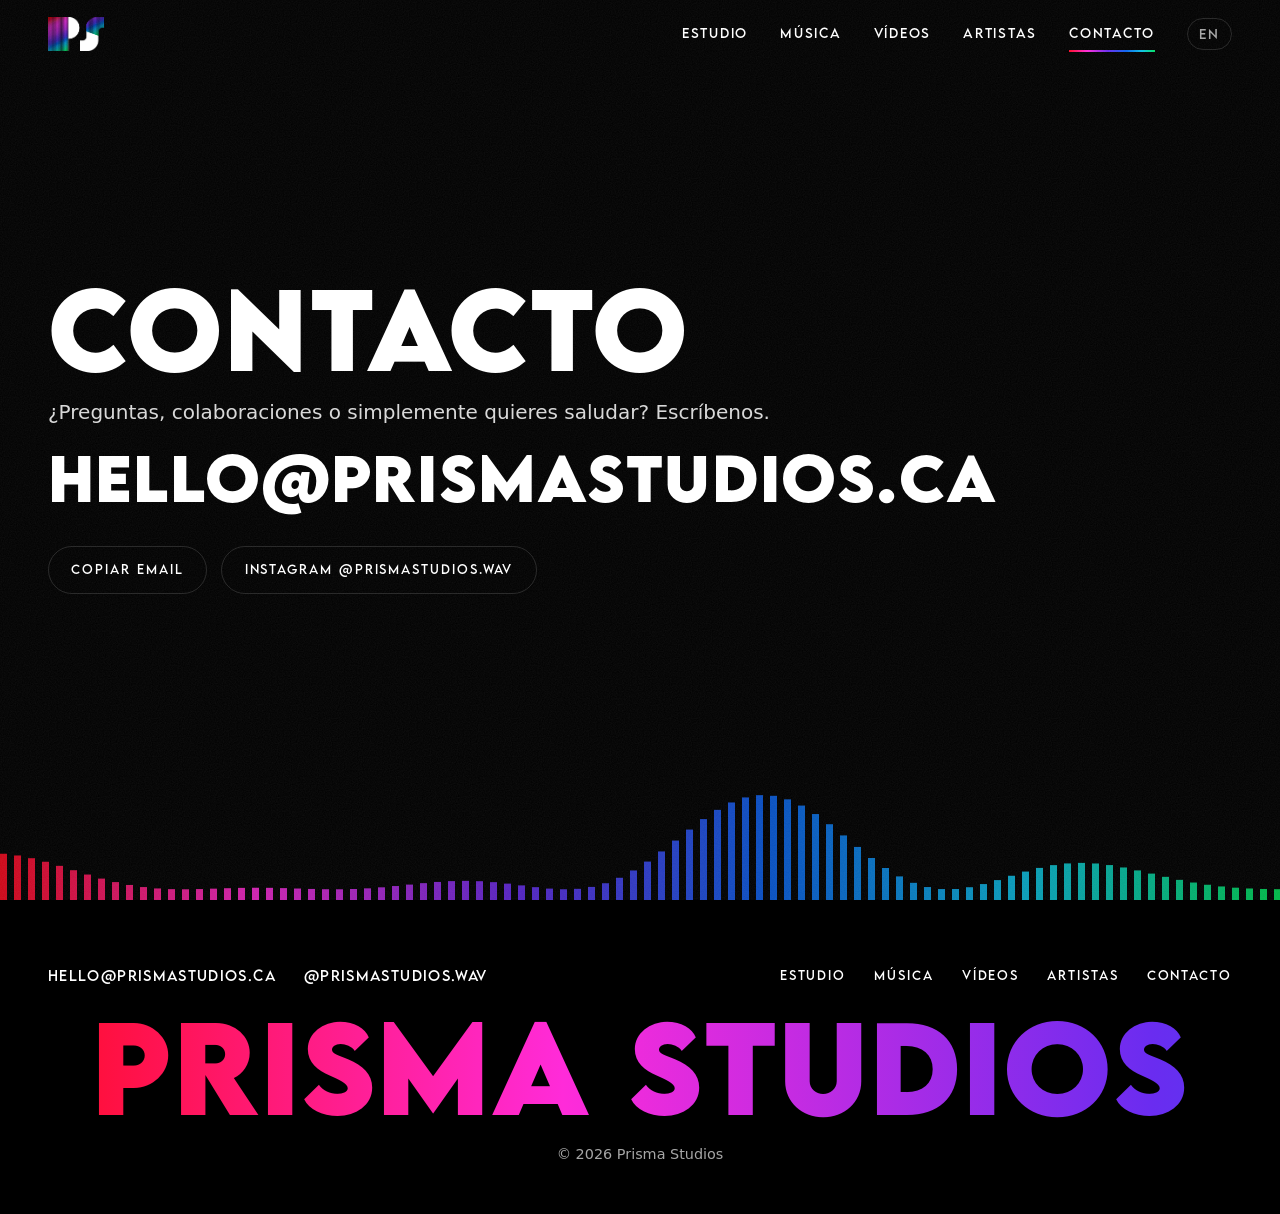
<file: es/contacto/index.html>
<!DOCTYPE html>
<html lang="es">
<head>
  <meta charset="utf-8">
  <meta name="viewport" content="width=device-width, initial-scale=1">
  <title>Contacto | Prisma Studios</title>
  <meta name="description" content="Ponte en contacto con Prisma Studios.">
  <meta name="theme-color" content="#000000">
  <link rel="canonical" href="https://prismastudios.ca/es/contacto/">
  <link rel="alternate" hreflang="en" href="https://prismastudios.ca/contact/">
  <link rel="alternate" hreflang="es" href="https://prismastudios.ca/es/contacto/">
  <link rel="alternate" hreflang="x-default" href="https://prismastudios.ca/contact/">
  <meta property="og:type" content="website">
  <meta property="og:site_name" content="Prisma Studios">
  <meta property="og:title" content="Contacto | Prisma Studios">
  <meta property="og:description" content="Ponte en contacto con Prisma Studios.">
  <meta property="og:url" content="https://prismastudios.ca/es/contacto/">
  <meta property="og:image" content="https://prismastudios.ca/assets/img/brand/og.jpg">
  <meta property="og:locale" content="es_ES">
  <meta name="twitter:card" content="summary_large_image">
  <link rel="icon" type="image/png" sizes="32x32" href="/assets/img/brand/favicon-32.png">
  <link rel="apple-touch-icon" href="/assets/img/brand/apple-touch-icon.png">
  <link rel="preload" href="/assets/fonts/LEMONMILK-Bold.otf" as="font" type="font/otf" crossorigin>
  <link rel="stylesheet" href="/assets/css/site.css?v=d642fdea">
  <script>document.documentElement.classList.add("js")</script>
  <script src="/assets/js/site.js?v=88b781dc" defer></script>
</head>
<body>
  <a class="skip" href="#main">Saltar al contenido</a>
  <div class="progress" aria-hidden="true"></div>
  <div class="glow" aria-hidden="true"></div>
  <header class="site-header">
    <div class="wrap">
      <a class="brand" href="/es/"><img src="/assets/img/brand/ps.webp" width="500" height="301" alt="Prisma Studios"></a>
      <button class="menu-btn" type="button" aria-controls="nav" aria-expanded="false" aria-label="Menú"><span></span><span></span><span></span></button>
      <nav class="nav" id="nav" aria-label="Principal">
        <a href="/es/estudio/">Estudio</a>
        <a href="/es/musica/">Música</a>
        <a href="/es/videos/">Vídeos</a>
        <a href="/es/artistas/">Artistas</a>
        <a href="/es/contacto/" aria-current="page">Contacto</a>
        <a class="lang" href="/contact/" hreflang="en" lang="en" aria-label="View in English">EN</a>
      </nav>
    </div>
  </header>
  <main id="main">
    <section class="contact-hero">
      <canvas class="eq" data-eq aria-hidden="true"></canvas>
      <div class="wrap">
        <h1 class="split" data-split>Contacto</h1>
        <p class="lead reveal">¿Preguntas, colaboraciones o simplemente quieres saludar? Escríbenos.</p>
        <a class="mail-big reveal" href="mailto:hello@prismastudios.ca">hello@prismastudios.ca</a>
        <div class="actions">
          <button type="button" class="copy reveal" data-copy="hello@prismastudios.ca" data-done="Copiado"><span class="copy-label">Copiar email</span></button>
          <a class="copy reveal" href="https://www.instagram.com/prismastudios.wav" target="_blank" rel="noopener" aria-label="Prisma Studios en Instagram">Instagram @prismastudios.wav</a>
        </div>
      </div>
    </section>
  </main>
  <footer class="site-footer">
    <div class="wrap foot-top">
      <div class="foot-contact">
        <a href="mailto:hello@prismastudios.ca">hello@prismastudios.ca</a>
        <a href="https://www.instagram.com/prismastudios.wav" target="_blank" rel="noopener" aria-label="Prisma Studios en Instagram">@prismastudios.wav</a>
      </div>
      <nav class="foot-nav" aria-label="Pie de página">
        <a href="/es/estudio/">Estudio</a>
        <a href="/es/musica/">Música</a>
        <a href="/es/videos/">Vídeos</a>
        <a href="/es/artistas/">Artistas</a>
        <a href="/es/contacto/">Contacto</a>
      </nav>
    </div>
    <div class="mega" aria-hidden="true">Prisma Studios</div>
    <p class="legal">&copy; 2026 Prisma Studios</p>
  </footer>
</body>
</html>
</file>
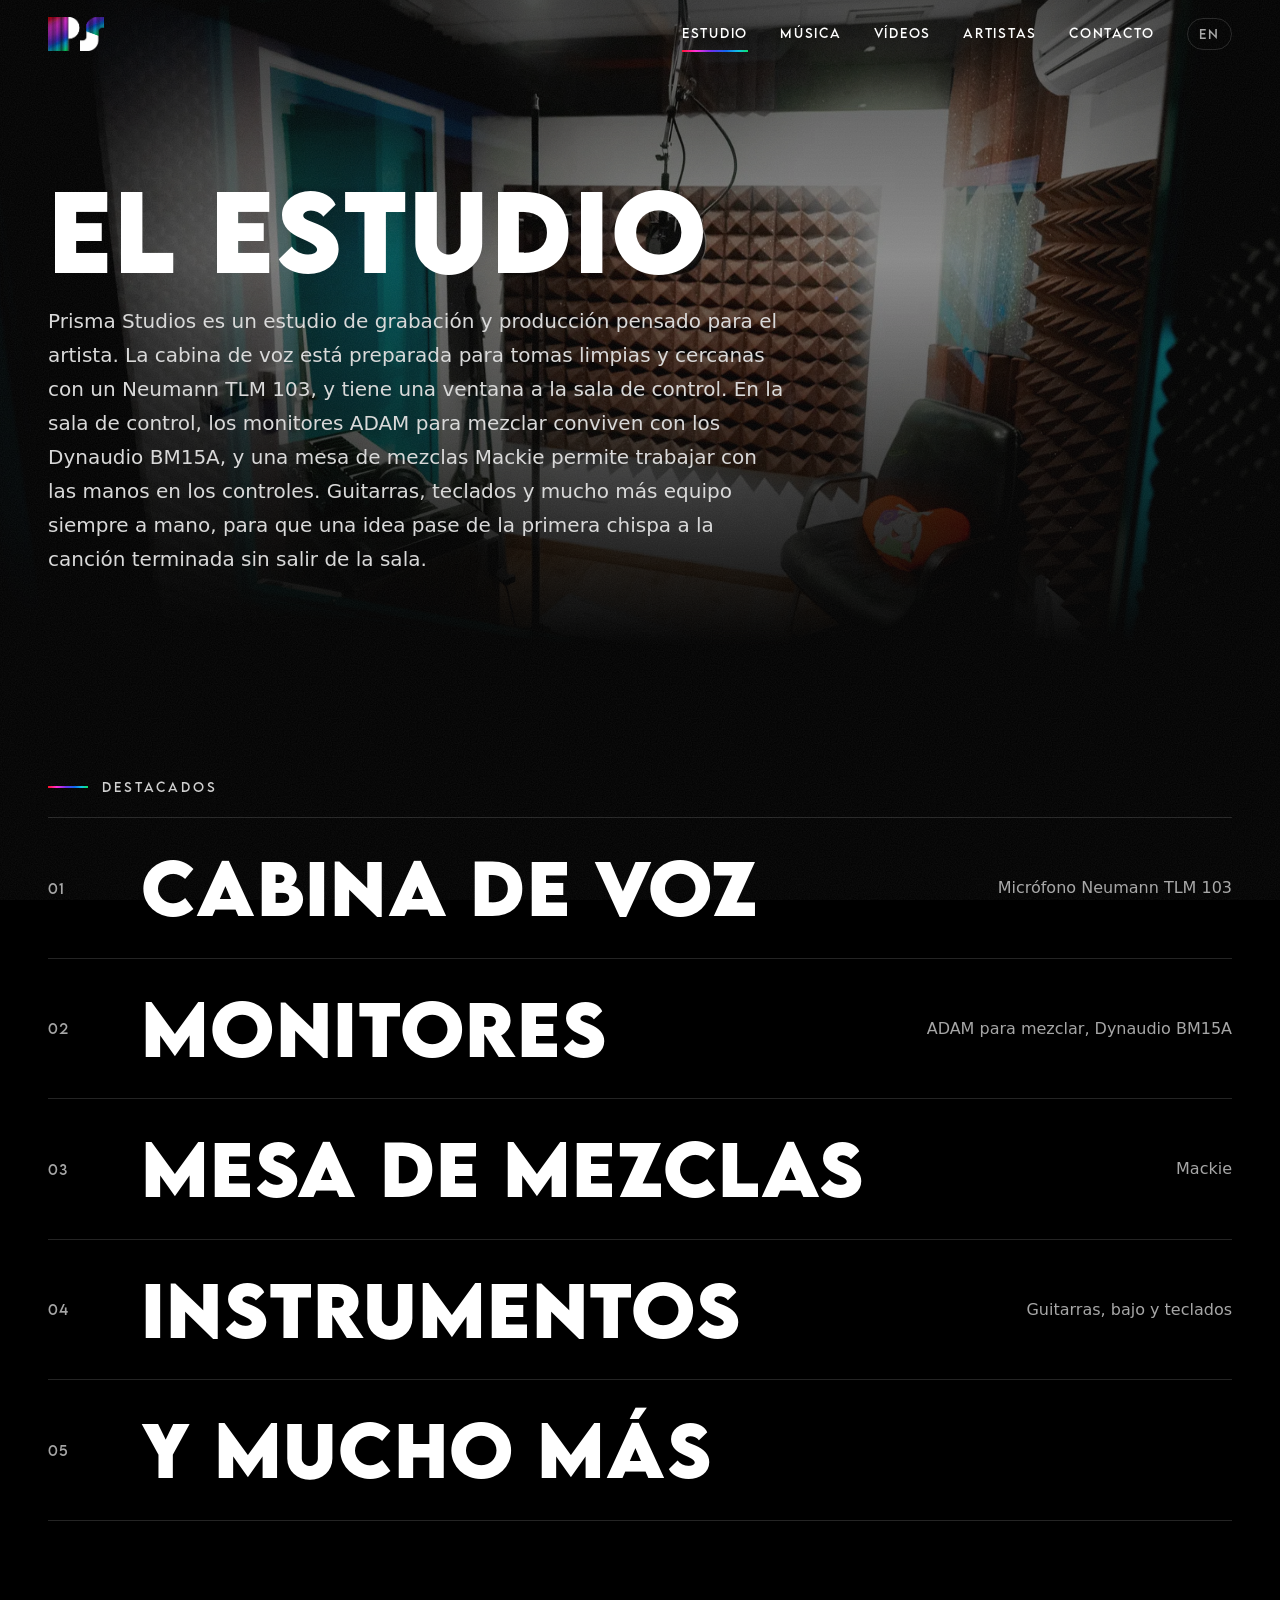
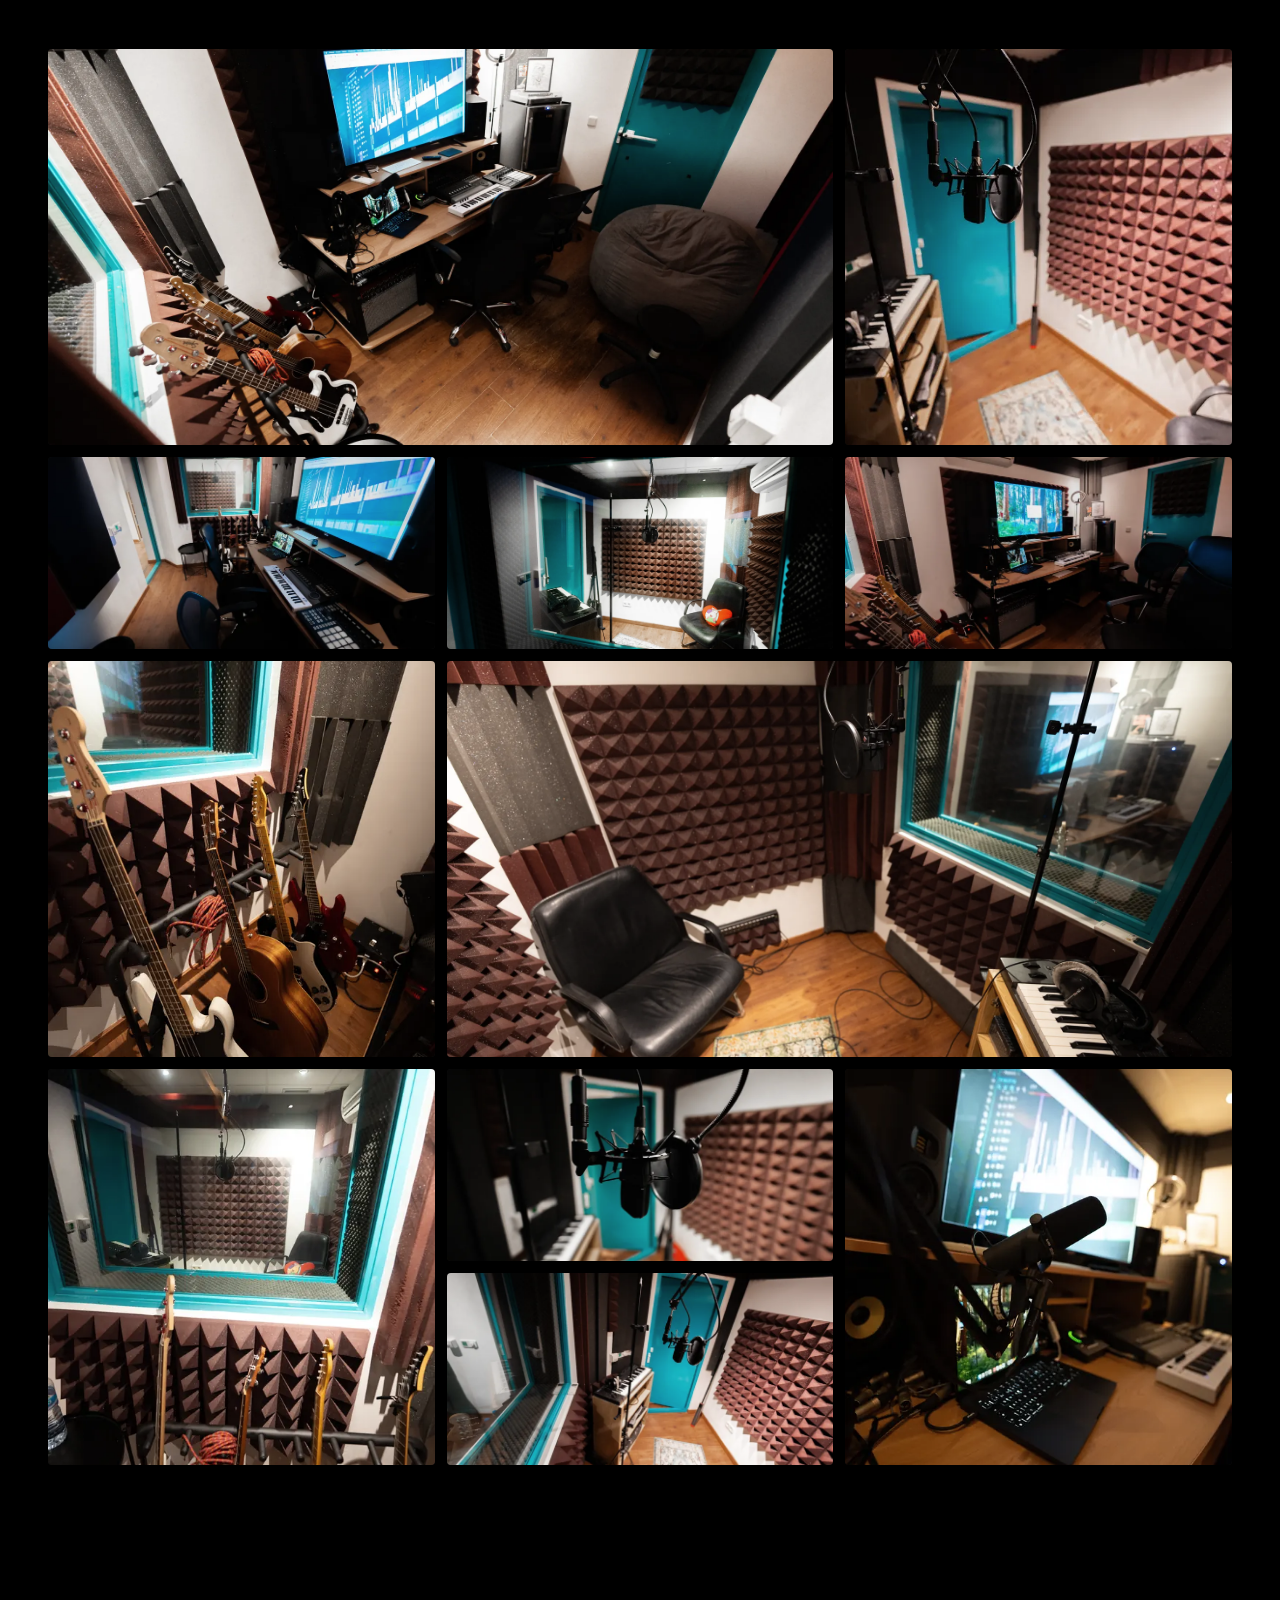
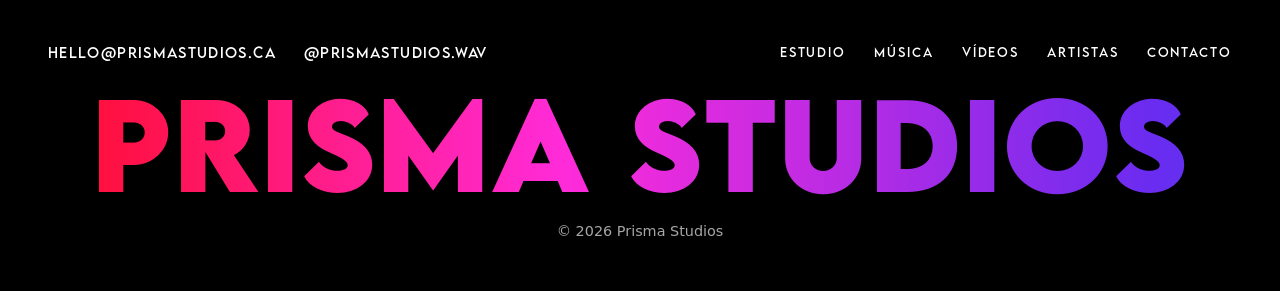
<file: es/estudio/index.html>
<!DOCTYPE html>
<html lang="es">
<head>
  <meta charset="utf-8">
  <meta name="viewport" content="width=device-width, initial-scale=1">
  <title>El estudio | Prisma Studios</title>
  <meta name="description" content="Una cabina de voz, una sala de control con monitores ADAM y Dynaudio, un Neumann TLM 103 y una mesa de mezclas Mackie. Echa un vistazo dentro de Prisma Studios.">
  <meta name="theme-color" content="#000000">
  <link rel="canonical" href="https://prismastudios.ca/es/estudio/">
  <link rel="alternate" hreflang="en" href="https://prismastudios.ca/studio/">
  <link rel="alternate" hreflang="es" href="https://prismastudios.ca/es/estudio/">
  <link rel="alternate" hreflang="x-default" href="https://prismastudios.ca/studio/">
  <meta property="og:type" content="website">
  <meta property="og:site_name" content="Prisma Studios">
  <meta property="og:title" content="El estudio | Prisma Studios">
  <meta property="og:description" content="Una cabina de voz, una sala de control con monitores ADAM y Dynaudio, un Neumann TLM 103 y una mesa de mezclas Mackie. Echa un vistazo dentro de Prisma Studios.">
  <meta property="og:url" content="https://prismastudios.ca/es/estudio/">
  <meta property="og:image" content="https://prismastudios.ca/assets/img/brand/og.jpg">
  <meta property="og:locale" content="es_ES">
  <meta name="twitter:card" content="summary_large_image">
  <link rel="icon" type="image/png" sizes="32x32" href="/assets/img/brand/favicon-32.png">
  <link rel="apple-touch-icon" href="/assets/img/brand/apple-touch-icon.png">
  <link rel="preload" href="/assets/fonts/LEMONMILK-Bold.otf" as="font" type="font/otf" crossorigin>
  <link rel="stylesheet" href="/assets/css/site.css?v=d642fdea">
  <script>document.documentElement.classList.add("js")</script>
  <script src="/assets/js/site.js?v=88b781dc" defer></script>
</head>
<body>
  <a class="skip" href="#main">Saltar al contenido</a>
  <div class="progress" aria-hidden="true"></div>
  <div class="glow" aria-hidden="true"></div>
  <header class="site-header">
    <div class="wrap">
      <a class="brand" href="/es/"><img src="/assets/img/brand/ps.webp" width="500" height="301" alt="Prisma Studios"></a>
      <button class="menu-btn" type="button" aria-controls="nav" aria-expanded="false" aria-label="Menú"><span></span><span></span><span></span></button>
      <nav class="nav" id="nav" aria-label="Principal">
        <a href="/es/estudio/" aria-current="page">Estudio</a>
        <a href="/es/musica/">Música</a>
        <a href="/es/videos/">Vídeos</a>
        <a href="/es/artistas/">Artistas</a>
        <a href="/es/contacto/">Contacto</a>
        <a class="lang" href="/studio/" hreflang="en" lang="en" aria-label="View in English">EN</a>
      </nav>
    </div>
  </header>
  <main id="main">
    <section class="page-hero">
      <div class="page-hero-bg"><img data-parallax src="/assets/img/studio/booth-glass-1800.webp" width="1800" height="1200" alt="" fetchpriority="high"></div>
      <div class="wrap">
        <h1 class="split" data-split>El estudio</h1>
        <p class="lead reveal">Prisma Studios es un estudio de grabación y producción pensado para el artista. La cabina de voz está preparada para tomas limpias y cercanas con un Neumann TLM 103, y tiene una ventana a la sala de control. En la sala de control, los monitores ADAM para mezclar conviven con los Dynaudio BM15A, y una mesa de mezclas Mackie permite trabajar con las manos en los controles. Guitarras, teclados y mucho más equipo siempre a mano, para que una idea pase de la primera chispa a la canción terminada sin salir de la sala.</p>
      </div>
    </section>
    <section class="section">
      <div class="wrap">
        <p class="eyebrow">Destacados</p>
        <ul class="index gear">
        <li data-img="/assets/img/studio/booth-mic-tall-800.webp" class="reveal" style="--d:1">
          <div class="row"><span class="num">01</span><span class="label">Cabina de voz</span><span class="detail">Micrófono Neumann TLM 103</span></div>
        </li>
        <li data-img="/assets/img/studio/desk-detail-800.webp" class="reveal" style="--d:2">
          <div class="row"><span class="num">02</span><span class="label">Monitores</span><span class="detail">ADAM para mezclar, Dynaudio BM15A</span></div>
        </li>
        <li data-img="/assets/img/studio/desk-800.webp" class="reveal" style="--d:3">
          <div class="row"><span class="num">03</span><span class="label">Mesa de mezclas</span><span class="detail">Mackie</span></div>
        </li>
        <li data-img="/assets/img/studio/guitars-800.webp" class="reveal" style="--d:4">
          <div class="row"><span class="num">04</span><span class="label">Instrumentos</span><span class="detail">Guitarras, bajo y teclados</span></div>
        </li>
        <li class="reveal" style="--d:5">
          <div class="row"><span class="num">05</span><span class="label">Y mucho más</span></div>
        </li>
        </ul>
      </div>
    </section>
    <div class="wrap">
      <div class="gallery">
        <button type="button" class="w4h2 reveal" style="--d:0" data-full="/assets/img/studio/control-room-1800.webp"><img src="/assets/img/studio/control-room-800.webp" srcset="/assets/img/studio/control-room-800.webp 800w, /assets/img/studio/control-room-1800.webp 1800w" sizes="(min-width: 761px) 66vw, 100vw" width="800" height="533" alt="La sala de control, con la pantalla de mezcla, la mesa, guitarras y un puf."></button>
        <button type="button" class="w2h2 reveal" style="--d:1" data-full="/assets/img/studio/booth-mic-tall-1800.webp"><img src="/assets/img/studio/booth-mic-tall-800.webp" srcset="/assets/img/studio/booth-mic-tall-800.webp 800w, /assets/img/studio/booth-mic-tall-1800.webp 1800w" sizes="(min-width: 761px) 33vw, 50vw" width="533" height="800" alt="Dentro de la cabina de voz: un micrófono, un teclado y una alfombra sobre el suelo de madera."></button>
        <button type="button" class="w2h1 reveal" style="--d:2" data-full="/assets/img/studio/desk-1800.webp"><img src="/assets/img/studio/desk-800.webp" srcset="/assets/img/studio/desk-800.webp 800w, /assets/img/studio/desk-1800.webp 1800w" sizes="(min-width: 761px) 33vw, 50vw" width="800" height="533" alt="La mesa de trabajo y la pantalla grande, con un teclado y un controlador de pads." loading="lazy"></button>
        <button type="button" class="w2h1 reveal" style="--d:0" data-full="/assets/img/studio/booth-glass-1800.webp"><img src="/assets/img/studio/booth-glass-800.webp" srcset="/assets/img/studio/booth-glass-800.webp 800w, /assets/img/studio/booth-glass-1800.webp 1800w" sizes="(min-width: 761px) 33vw, 50vw" width="800" height="533" alt="La cabina de voz, iluminada tras la ventana de la sala de control." loading="lazy"></button>
        <button type="button" class="w2h1 reveal" style="--d:1" data-full="/assets/img/studio/control-room-guitars-1800.webp"><img src="/assets/img/studio/control-room-guitars-800.webp" srcset="/assets/img/studio/control-room-guitars-800.webp 800w, /assets/img/studio/control-room-guitars-1800.webp 1800w" sizes="(min-width: 761px) 33vw, 50vw" width="800" height="533" alt="La sala de control, con un soporte de guitarras junto a la pantalla de mezcla." loading="lazy"></button>
        <button type="button" class="w2h2 reveal" style="--d:2" data-full="/assets/img/studio/guitars-1800.webp"><img src="/assets/img/studio/guitars-800.webp" srcset="/assets/img/studio/guitars-800.webp 800w, /assets/img/studio/guitars-1800.webp 1800w" sizes="(min-width: 761px) 33vw, 50vw" width="533" height="800" alt="Bajo y guitarras acústicas en un soporte del estudio." loading="lazy"></button>
        <button type="button" class="w4h2 reveal" style="--d:0" data-full="/assets/img/studio/booth-seat-1800.webp"><img src="/assets/img/studio/booth-seat-800.webp" srcset="/assets/img/studio/booth-seat-800.webp 800w, /assets/img/studio/booth-seat-1800.webp 1800w" sizes="(min-width: 761px) 66vw, 100vw" width="800" height="533" alt="Un sillón de cuero y un teclado dentro de la cabina de voz." loading="lazy"></button>
        <button type="button" class="w2h2 reveal" style="--d:1" data-full="/assets/img/studio/booth-guitars-1800.webp"><img src="/assets/img/studio/booth-guitars-800.webp" srcset="/assets/img/studio/booth-guitars-800.webp 800w, /assets/img/studio/booth-guitars-1800.webp 1800w" sizes="(min-width: 761px) 33vw, 50vw" width="533" height="800" alt="Guitarras en un soporte bajo la ventana de la cabina de voz." loading="lazy"></button>
        <button type="button" class="w2h1 reveal" style="--d:2" data-full="/assets/img/studio/mic-detail-1800.webp"><img src="/assets/img/studio/mic-detail-800.webp" srcset="/assets/img/studio/mic-detail-800.webp 800w, /assets/img/studio/mic-detail-1800.webp 1800w" sizes="(min-width: 761px) 33vw, 50vw" width="800" height="533" alt="Primer plano de un micrófono y su filtro antipop en la cabina de voz." loading="lazy"></button>
        <button type="button" class="w2h2 reveal" style="--d:0" data-full="/assets/img/studio/desk-detail-1800.webp"><img src="/assets/img/studio/desk-detail-800.webp" srcset="/assets/img/studio/desk-detail-800.webp 800w, /assets/img/studio/desk-detail-1800.webp 1800w" sizes="(min-width: 761px) 33vw, 50vw" width="533" height="800" alt="Un micrófono en brazo articulado junto a la pantalla de mezcla y un portátil." loading="lazy"></button>
        <button type="button" class="w2h1 reveal" style="--d:1" data-full="/assets/img/studio/booth-mic-1800.webp"><img src="/assets/img/studio/booth-mic-800.webp" srcset="/assets/img/studio/booth-mic-800.webp 800w, /assets/img/studio/booth-mic-1800.webp 1800w" sizes="(min-width: 761px) 33vw, 50vw" width="800" height="533" alt="Un micrófono con filtro antipop colgado en la cabina de voz, frente a la puerta turquesa." loading="lazy"></button>
      </div>
    </div>
    <dialog class="lightbox" aria-label="Visor de fotos">
      <figure><img alt=""></figure>
      <button type="button" class="close" aria-label="Cerrar">&times;</button>
      <button type="button" class="prev" aria-label="Foto anterior">&lsaquo;</button>
      <button type="button" class="next" aria-label="Foto siguiente">&rsaquo;</button>
    </dialog>
  </main>
  <footer class="site-footer">
    <div class="wrap foot-top">
      <div class="foot-contact">
        <a href="mailto:hello@prismastudios.ca">hello@prismastudios.ca</a>
        <a href="https://www.instagram.com/prismastudios.wav" target="_blank" rel="noopener" aria-label="Prisma Studios en Instagram">@prismastudios.wav</a>
      </div>
      <nav class="foot-nav" aria-label="Pie de página">
        <a href="/es/estudio/">Estudio</a>
        <a href="/es/musica/">Música</a>
        <a href="/es/videos/">Vídeos</a>
        <a href="/es/artistas/">Artistas</a>
        <a href="/es/contacto/">Contacto</a>
      </nav>
    </div>
    <div class="mega" aria-hidden="true">Prisma Studios</div>
    <p class="legal">&copy; 2026 Prisma Studios</p>
  </footer>
</body>
</html>
</file>
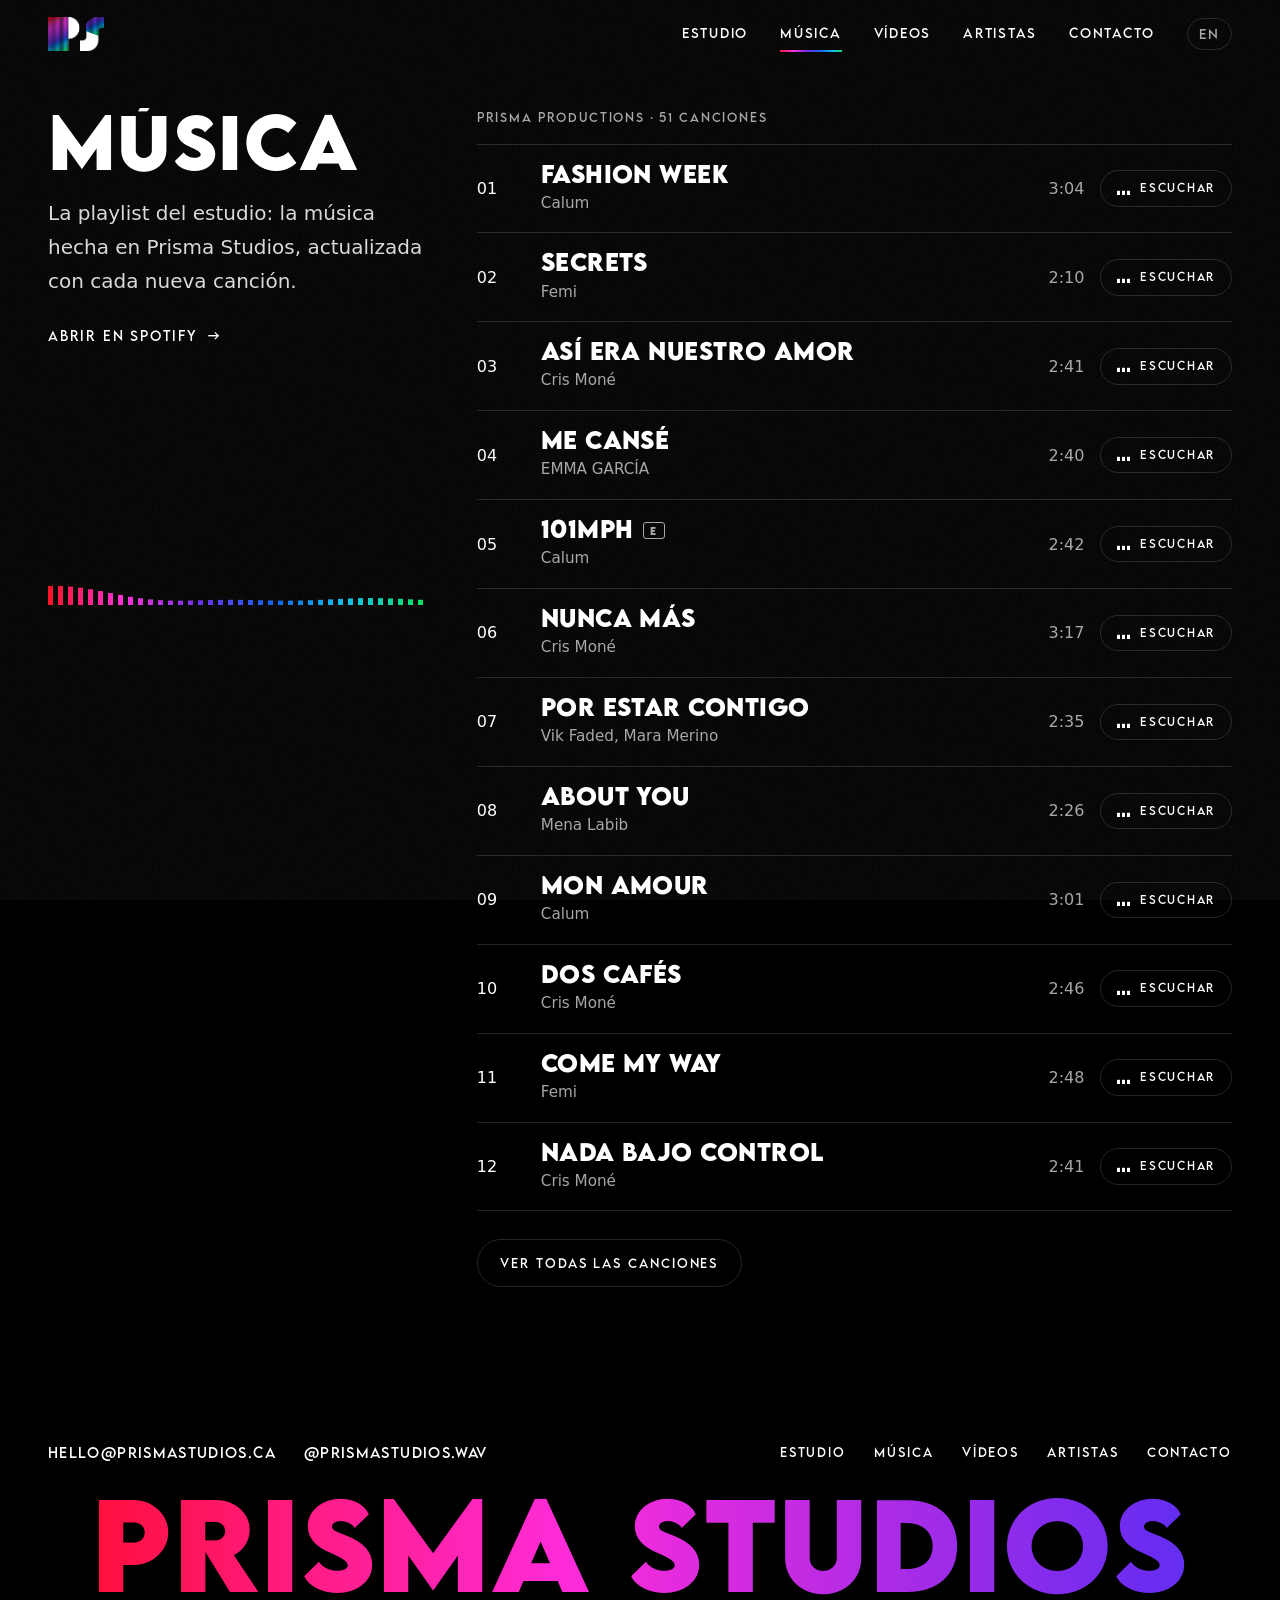
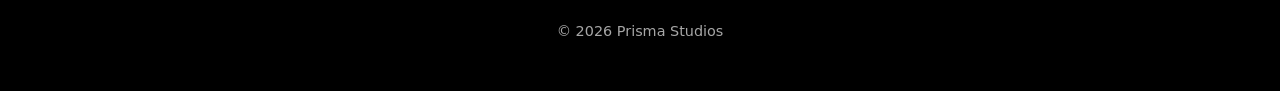
<file: es/musica/index.html>
<!DOCTYPE html>
<html lang="es">
<head>
  <meta charset="utf-8">
  <meta name="viewport" content="width=device-width, initial-scale=1">
  <title>Música | Prisma Studios</title>
  <meta name="description" content="La playlist de Prisma Studios: música hecha en el estudio, actualizada con cada nueva canción.">
  <meta name="theme-color" content="#000000">
  <link rel="canonical" href="https://prismastudios.ca/es/musica/">
  <link rel="alternate" hreflang="en" href="https://prismastudios.ca/music/">
  <link rel="alternate" hreflang="es" href="https://prismastudios.ca/es/musica/">
  <link rel="alternate" hreflang="x-default" href="https://prismastudios.ca/music/">
  <meta property="og:type" content="website">
  <meta property="og:site_name" content="Prisma Studios">
  <meta property="og:title" content="Música | Prisma Studios">
  <meta property="og:description" content="La playlist de Prisma Studios: música hecha en el estudio, actualizada con cada nueva canción.">
  <meta property="og:url" content="https://prismastudios.ca/es/musica/">
  <meta property="og:image" content="https://prismastudios.ca/assets/img/brand/og.jpg">
  <meta property="og:locale" content="es_ES">
  <meta name="twitter:card" content="summary_large_image">
  <link rel="icon" type="image/png" sizes="32x32" href="/assets/img/brand/favicon-32.png">
  <link rel="apple-touch-icon" href="/assets/img/brand/apple-touch-icon.png">
  <link rel="preload" href="/assets/fonts/LEMONMILK-Bold.otf" as="font" type="font/otf" crossorigin>
  <link rel="stylesheet" href="/assets/css/site.css?v=d642fdea">
  <script>document.documentElement.classList.add("js")</script>
  <script src="/assets/js/site.js?v=88b781dc" defer></script>
</head>
<body>
  <a class="skip" href="#main">Saltar al contenido</a>
  <div class="progress" aria-hidden="true"></div>
  <div class="glow" aria-hidden="true"></div>
  <header class="site-header">
    <div class="wrap">
      <a class="brand" href="/es/"><img src="/assets/img/brand/ps.webp" width="500" height="301" alt="Prisma Studios"></a>
      <button class="menu-btn" type="button" aria-controls="nav" aria-expanded="false" aria-label="Menú"><span></span><span></span><span></span></button>
      <nav class="nav" id="nav" aria-label="Principal">
        <a href="/es/estudio/">Estudio</a>
        <a href="/es/musica/" aria-current="page">Música</a>
        <a href="/es/videos/">Vídeos</a>
        <a href="/es/artistas/">Artistas</a>
        <a href="/es/contacto/">Contacto</a>
        <a class="lang" href="/music/" hreflang="en" lang="en" aria-label="View in English">EN</a>
      </nav>
    </div>
  </header>
  <main id="main">
    <div class="wrap music-stage">
      <div class="music-intro">
        <h1 class="split" data-split>Música</h1>
        <p class="lead reveal">La playlist del estudio: la música hecha en Prisma Studios, actualizada con cada nueva canción.</p>
        <a class="link-arrow reveal" href="https://open.spotify.com/playlist/7DJLINjuWNN45nSB3i6dol" target="_blank" rel="noopener">Abrir en Spotify</a>
        <div class="eq-box"><canvas class="eq" data-eq aria-hidden="true"></canvas></div>
      </div>
      <div class="songs" id="songs" data-src="/data/playlist.json" data-count-label="canciones" data-listen="Escuchar" data-more="Ver todas las canciones" data-less="Ver menos" data-error="No se pudo cargar la lista de canciones. Abre la playlist en Spotify." data-player="Reproductor de Spotify" data-explicit="Explícito">
        <p class="songs-status">Cargando las canciones...</p>
        <noscript><p><a class="link-arrow" href="https://open.spotify.com/playlist/7DJLINjuWNN45nSB3i6dol" target="_blank" rel="noopener">Abrir en Spotify</a></p></noscript>
      </div>
    </div>
  </main>
  <footer class="site-footer">
    <div class="wrap foot-top">
      <div class="foot-contact">
        <a href="mailto:hello@prismastudios.ca">hello@prismastudios.ca</a>
        <a href="https://www.instagram.com/prismastudios.wav" target="_blank" rel="noopener" aria-label="Prisma Studios en Instagram">@prismastudios.wav</a>
      </div>
      <nav class="foot-nav" aria-label="Pie de página">
        <a href="/es/estudio/">Estudio</a>
        <a href="/es/musica/">Música</a>
        <a href="/es/videos/">Vídeos</a>
        <a href="/es/artistas/">Artistas</a>
        <a href="/es/contacto/">Contacto</a>
      </nav>
    </div>
    <div class="mega" aria-hidden="true">Prisma Studios</div>
    <p class="legal">&copy; 2026 Prisma Studios</p>
  </footer>
</body>
</html>
</file>
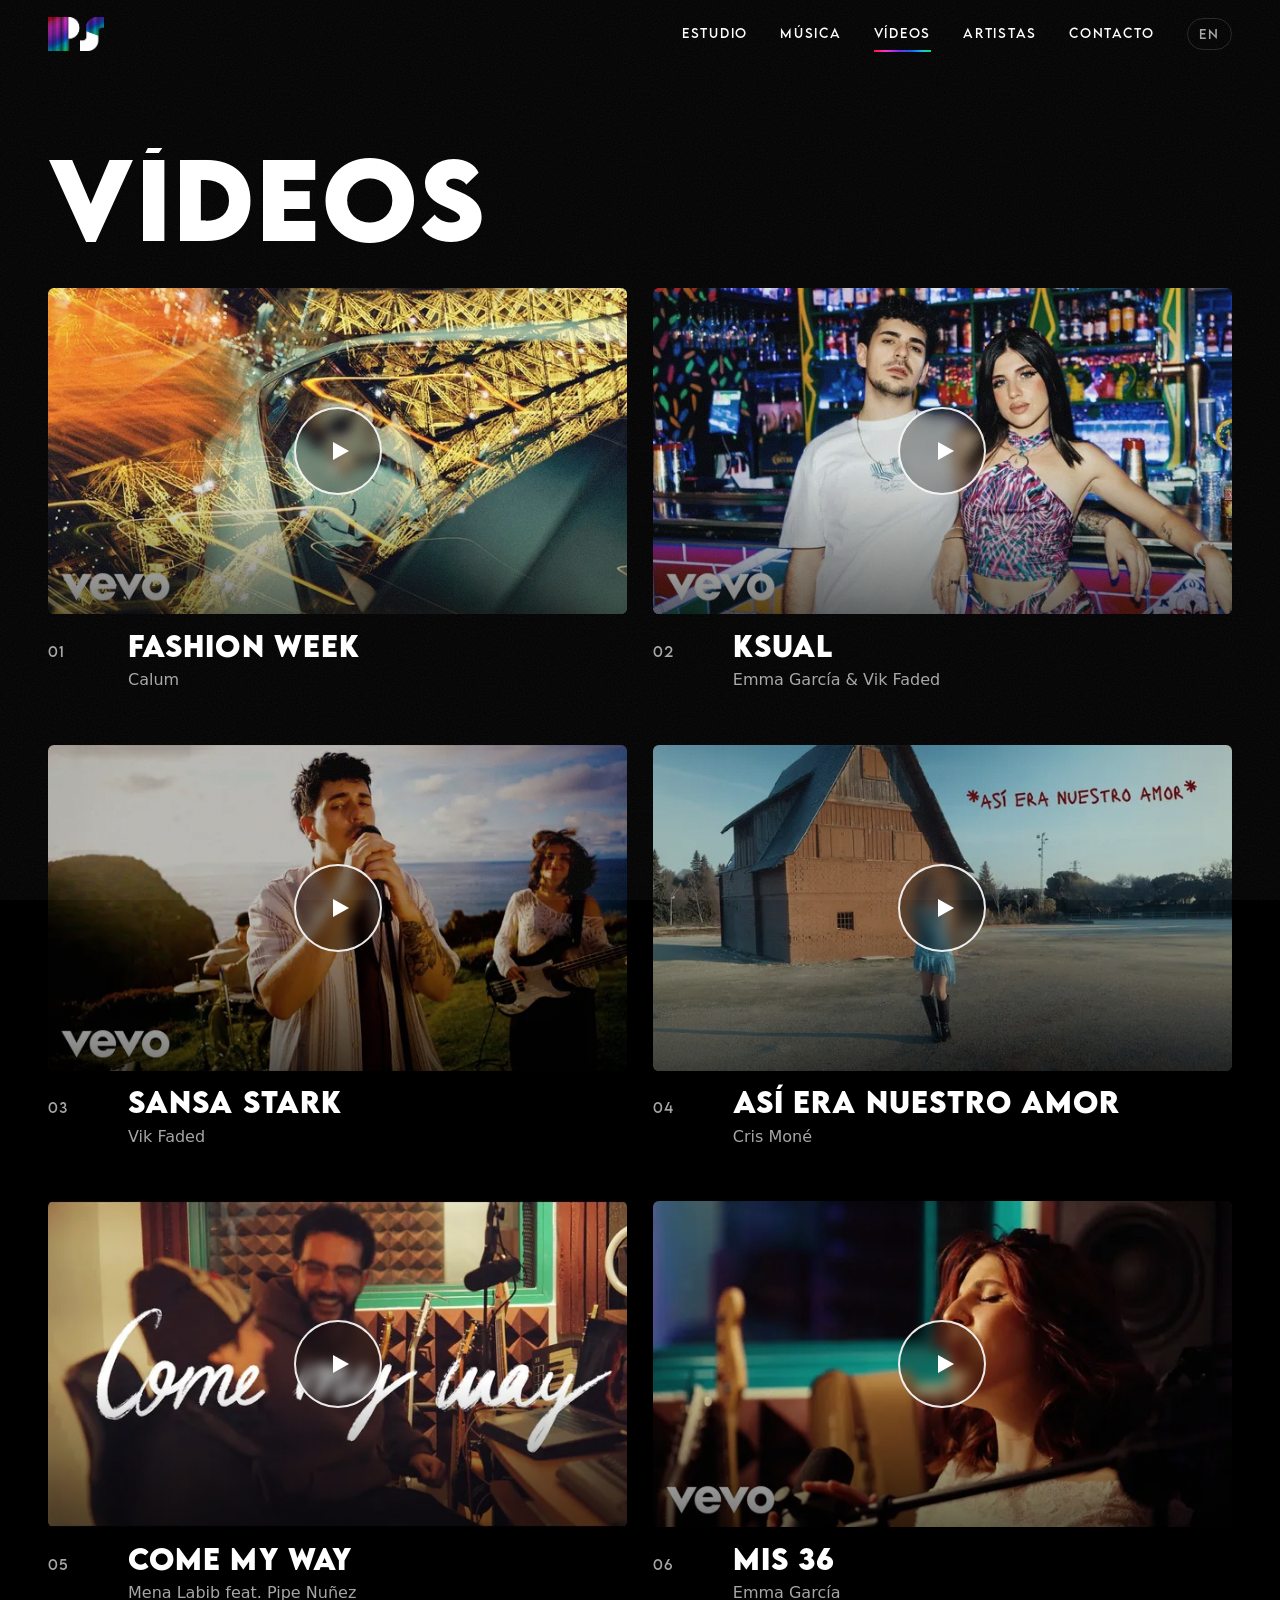
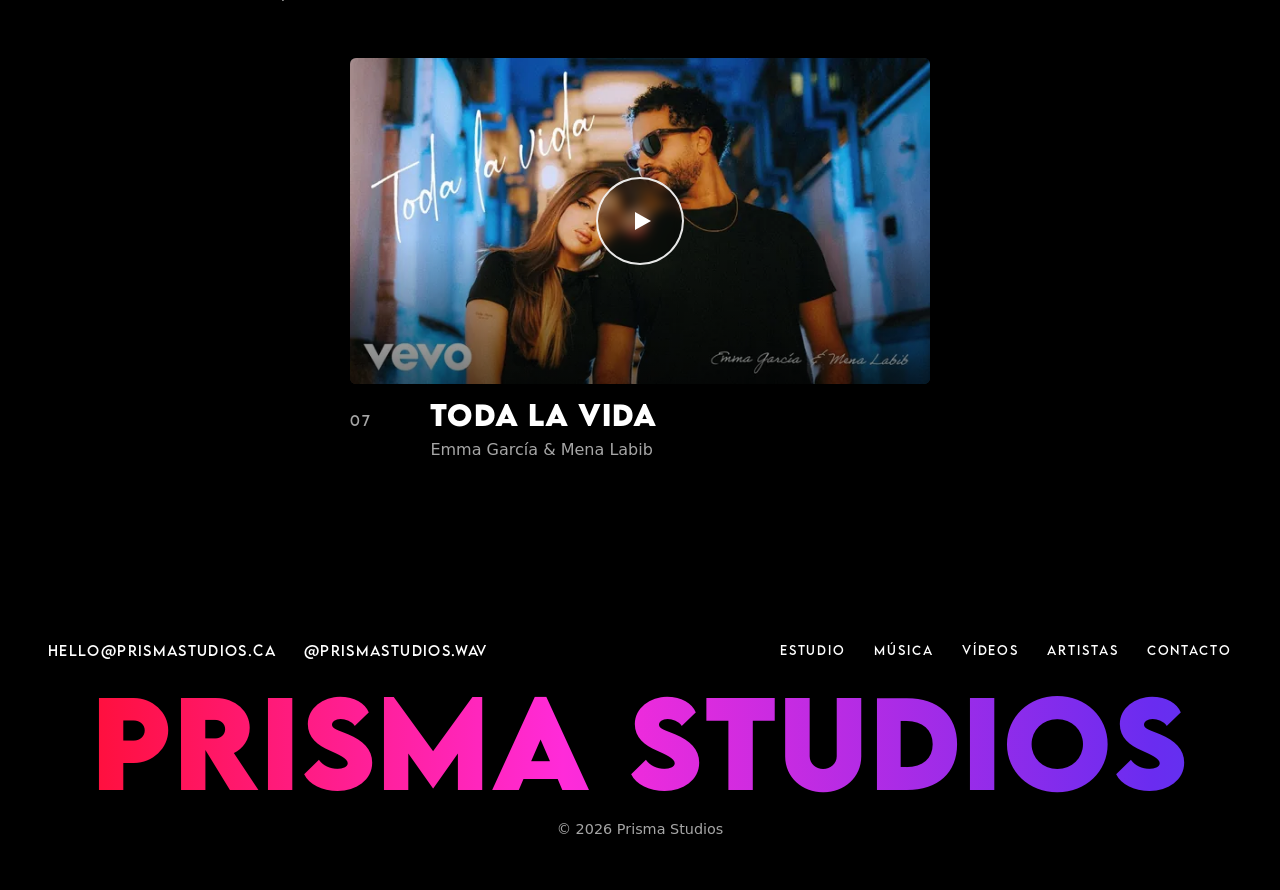
<file: es/videos/index.html>
<!DOCTYPE html>
<html lang="es">
<head>
  <meta charset="utf-8">
  <meta name="viewport" content="width=device-width, initial-scale=1">
  <title>Vídeos | Prisma Studios</title>
  <meta name="description" content="Vídeos y visuales para los artistas de Prisma Studios, de Victoria Ochoa Charlón.">
  <meta name="theme-color" content="#000000">
  <link rel="canonical" href="https://prismastudios.ca/es/videos/">
  <link rel="alternate" hreflang="en" href="https://prismastudios.ca/videos/">
  <link rel="alternate" hreflang="es" href="https://prismastudios.ca/es/videos/">
  <link rel="alternate" hreflang="x-default" href="https://prismastudios.ca/videos/">
  <meta property="og:type" content="website">
  <meta property="og:site_name" content="Prisma Studios">
  <meta property="og:title" content="Vídeos | Prisma Studios">
  <meta property="og:description" content="Vídeos y visuales para los artistas de Prisma Studios, de Victoria Ochoa Charlón.">
  <meta property="og:url" content="https://prismastudios.ca/es/videos/">
  <meta property="og:image" content="https://prismastudios.ca/assets/img/brand/og.jpg">
  <meta property="og:locale" content="es_ES">
  <meta name="twitter:card" content="summary_large_image">
  <link rel="icon" type="image/png" sizes="32x32" href="/assets/img/brand/favicon-32.png">
  <link rel="apple-touch-icon" href="/assets/img/brand/apple-touch-icon.png">
  <link rel="preload" href="/assets/fonts/LEMONMILK-Bold.otf" as="font" type="font/otf" crossorigin>
  <link rel="stylesheet" href="/assets/css/site.css?v=d642fdea">
  <script>document.documentElement.classList.add("js")</script>
  <script src="/assets/js/site.js?v=88b781dc" defer></script>
</head>
<body>
  <a class="skip" href="#main">Saltar al contenido</a>
  <div class="progress" aria-hidden="true"></div>
  <div class="glow" aria-hidden="true"></div>
  <header class="site-header">
    <div class="wrap">
      <a class="brand" href="/es/"><img src="/assets/img/brand/ps.webp" width="500" height="301" alt="Prisma Studios"></a>
      <button class="menu-btn" type="button" aria-controls="nav" aria-expanded="false" aria-label="Menú"><span></span><span></span><span></span></button>
      <nav class="nav" id="nav" aria-label="Principal">
        <a href="/es/estudio/">Estudio</a>
        <a href="/es/musica/">Música</a>
        <a href="/es/videos/" aria-current="page">Vídeos</a>
        <a href="/es/artistas/">Artistas</a>
        <a href="/es/contacto/">Contacto</a>
        <a class="lang" href="/videos/" hreflang="en" lang="en" aria-label="View in English">EN</a>
      </nav>
    </div>
  </header>
  <main id="main">
    <div class="wrap page-head">
      <h1 class="split" data-split>Vídeos</h1>
    </div>
    <div class="wrap videos">
        <article class="video reveal" style="--d:1">
          <a class="video-poster" href="https://www.youtube.com/watch?v=vTkKdhv206Y" target="_blank" rel="noopener" data-yt="vTkKdhv206Y" data-title="Fashion Week | Calum" aria-label="Reproducir vídeo: Fashion Week | Calum">
            <img src="/assets/img/videos/fashion-week-1280.webp" srcset="/assets/img/videos/fashion-week-640.webp 640w, /assets/img/videos/fashion-week-1280.webp 1280w" sizes="(min-width: 521px) 50vw, 100vw" width="1280" height="720" alt="" loading="lazy">
            <span class="play" aria-hidden="true"></span>
          </a>
          <div class="video-meta"><span class="num">01</span><div><h3>Fashion Week</h3><p>Calum</p></div></div>
        </article>
        <article class="video reveal" style="--d:0">
          <a class="video-poster" href="https://www.youtube.com/watch?v=RgRiYraq8eY" target="_blank" rel="noopener" data-yt="RgRiYraq8eY" data-title="KSUAL | Emma García &amp; Vik Faded" aria-label="Reproducir vídeo: KSUAL | Emma García &amp; Vik Faded">
            <img src="/assets/img/videos/ksual-1280.webp" srcset="/assets/img/videos/ksual-640.webp 640w, /assets/img/videos/ksual-1280.webp 1280w" sizes="(min-width: 521px) 50vw, 100vw" width="1280" height="720" alt="" loading="lazy">
            <span class="play" aria-hidden="true"></span>
          </a>
          <div class="video-meta"><span class="num">02</span><div><h3>KSUAL</h3><p>Emma García &amp; Vik Faded</p></div></div>
        </article>
        <article class="video reveal" style="--d:1">
          <a class="video-poster" href="https://www.youtube.com/watch?v=n4Em1o8elkA" target="_blank" rel="noopener" data-yt="n4Em1o8elkA" data-title="Sansa Stark | Vik Faded" aria-label="Reproducir vídeo: Sansa Stark | Vik Faded">
            <img src="/assets/img/videos/sansa-stark-1280.webp" srcset="/assets/img/videos/sansa-stark-640.webp 640w, /assets/img/videos/sansa-stark-1280.webp 1280w" sizes="(min-width: 521px) 50vw, 100vw" width="1280" height="720" alt="" loading="lazy">
            <span class="play" aria-hidden="true"></span>
          </a>
          <div class="video-meta"><span class="num">03</span><div><h3>Sansa Stark</h3><p>Vik Faded</p></div></div>
        </article>
        <article class="video reveal" style="--d:0">
          <a class="video-poster" href="https://www.youtube.com/watch?v=qOvPzYmWXJY" target="_blank" rel="noopener" data-yt="qOvPzYmWXJY" data-title="Así era nuestro amor | Cris Moné" aria-label="Reproducir vídeo: Así era nuestro amor | Cris Moné">
            <img src="/assets/img/videos/asi-era-nuestro-amor-1280.webp" srcset="/assets/img/videos/asi-era-nuestro-amor-640.webp 640w, /assets/img/videos/asi-era-nuestro-amor-1280.webp 1280w" sizes="(min-width: 521px) 50vw, 100vw" width="1280" height="720" alt="" loading="lazy">
            <span class="play" aria-hidden="true"></span>
          </a>
          <div class="video-meta"><span class="num">04</span><div><h3>Así era nuestro amor</h3><p>Cris Moné</p></div></div>
        </article>
        <article class="video reveal" style="--d:1">
          <a class="video-poster" href="https://www.youtube.com/watch?v=k6CjswTA2hU" target="_blank" rel="noopener" data-yt="k6CjswTA2hU" data-title="Come my way | Mena Labib feat. Pipe Nuñez" aria-label="Reproducir vídeo: Come my way | Mena Labib feat. Pipe Nuñez">
            <img src="/assets/img/videos/come-my-way-1280.webp" srcset="/assets/img/videos/come-my-way-640.webp 640w, /assets/img/videos/come-my-way-1280.webp 1280w" sizes="(min-width: 521px) 50vw, 100vw" width="1280" height="720" alt="" loading="lazy">
            <span class="play" aria-hidden="true"></span>
          </a>
          <div class="video-meta"><span class="num">05</span><div><h3>Come my way</h3><p>Mena Labib feat. Pipe Nuñez</p></div></div>
        </article>
        <article class="video reveal" style="--d:0">
          <a class="video-poster" href="https://www.youtube.com/watch?v=vJvF4q-hQis" target="_blank" rel="noopener" data-yt="vJvF4q-hQis" data-title="Mis 36 | Emma García" aria-label="Reproducir vídeo: Mis 36 | Emma García">
            <img src="/assets/img/videos/mis-36-1280.webp" srcset="/assets/img/videos/mis-36-640.webp 640w, /assets/img/videos/mis-36-1280.webp 1280w" sizes="(min-width: 521px) 50vw, 100vw" width="1280" height="720" alt="" loading="lazy">
            <span class="play" aria-hidden="true"></span>
          </a>
          <div class="video-meta"><span class="num">06</span><div><h3>Mis 36</h3><p>Emma García</p></div></div>
        </article>
        <article class="video reveal" style="--d:1">
          <a class="video-poster" href="https://www.youtube.com/watch?v=8eel2Wwjz6I" target="_blank" rel="noopener" data-yt="8eel2Wwjz6I" data-title="Toda la vida | Emma García &amp; Mena Labib" aria-label="Reproducir vídeo: Toda la vida | Emma García &amp; Mena Labib">
            <img src="/assets/img/videos/toda-la-vida-1280.webp" srcset="/assets/img/videos/toda-la-vida-640.webp 640w, /assets/img/videos/toda-la-vida-1280.webp 1280w" sizes="(min-width: 521px) 50vw, 100vw" width="1280" height="720" alt="" loading="lazy">
            <span class="play" aria-hidden="true"></span>
          </a>
          <div class="video-meta"><span class="num">07</span><div><h3>Toda la vida</h3><p>Emma García &amp; Mena Labib</p></div></div>
        </article>
    </div>
  </main>
  <footer class="site-footer">
    <div class="wrap foot-top">
      <div class="foot-contact">
        <a href="mailto:hello@prismastudios.ca">hello@prismastudios.ca</a>
        <a href="https://www.instagram.com/prismastudios.wav" target="_blank" rel="noopener" aria-label="Prisma Studios en Instagram">@prismastudios.wav</a>
      </div>
      <nav class="foot-nav" aria-label="Pie de página">
        <a href="/es/estudio/">Estudio</a>
        <a href="/es/musica/">Música</a>
        <a href="/es/videos/">Vídeos</a>
        <a href="/es/artistas/">Artistas</a>
        <a href="/es/contacto/">Contacto</a>
      </nav>
    </div>
    <div class="mega" aria-hidden="true">Prisma Studios</div>
    <p class="legal">&copy; 2026 Prisma Studios</p>
  </footer>
</body>
</html>
</file>
<file: assets/css/site.css>
@font-face {
  font-family: "Lemon Milk";
  src: url("/assets/fonts/LEMONMILK-Regular.otf") format("opentype");
  font-weight: 400;
  font-display: swap;
}
@font-face {
  font-family: "Lemon Milk";
  src: url("/assets/fonts/LEMONMILK-Bold.otf") format("opentype");
  font-weight: 700;
  font-display: swap;
}

@view-transition { navigation: auto; }

:root {
  --bg: #000;
  --fg: #fff;
  --muted: #a6a6a6;
  --line: rgba(255, 255, 255, 0.14);
  --max: 1280px;
  --gutter: clamp(1.25rem, 4vw, 3rem);
  --header: 68px;
  --display: "Lemon Milk", system-ui, sans-serif;
  --ease: cubic-bezier(0.2, 0.7, 0.2, 1);
  --spectrum: linear-gradient(90deg, #ff0a1e, #ff2bd9 22%, #6a2cf0 45%, #0a63f0 66%, #0cc3e6 84%, #00e45a);
}

*, *::before, *::after { box-sizing: border-box; }
html { -webkit-text-size-adjust: 100%; scroll-behavior: smooth; scroll-padding-top: var(--header); overflow-x: clip; }
body {
  margin: 0;
  min-height: 100vh;
  display: flex;
  flex-direction: column;
  background: var(--bg);
  color: var(--fg);
  font: 400 1rem/1.7 system-ui, -apple-system, "Segoe UI", Roboto, Helvetica, Arial, sans-serif;
  overflow-x: clip;
}
main { position: relative; z-index: 1; }
img { display: block; max-width: 100%; height: auto; }
a { color: inherit; }
button { font: inherit; }
:focus-visible { outline: 2px solid var(--fg); outline-offset: 3px; }
::selection { background: #fff; color: #000; }

h1, h2, h3 {
  margin: 0 0 1rem;
  font-family: var(--display);
  font-weight: 700;
  letter-spacing: 0.04em;
  text-transform: uppercase;
  line-height: 1.1;
  text-wrap: balance;
}
h1 { font-size: clamp(2.4rem, 8vw, 7rem); line-height: 0.98; letter-spacing: 0.02em; }
h2 { font-size: clamp(1.2rem, 2.6vw, 1.6rem); }
h3 { font-size: 1rem; margin-bottom: 0.25rem; }
p { margin: 0 0 1rem; }

.skip { position: absolute; left: -999px; top: 0; padding: 0.6rem 1rem; background: var(--fg); color: var(--bg); z-index: 60; }
.skip:focus { left: 0.5rem; top: 0.5rem; }
.wrap { width: min(var(--max), 100% - 2 * var(--gutter)); margin-inline: auto; }
.section { padding: clamp(4rem, 10vw, 8rem) 0; }

/* page layers */
body::after {
  content: "";
  position: fixed;
  inset: 0;
  z-index: 50;
  pointer-events: none;
  opacity: 0.09;
  background-image: url("data:image/svg+xml;utf8,<svg xmlns='http://www.w3.org/2000/svg' width='180' height='180'><filter id='n'><feTurbulence type='fractalNoise' baseFrequency='.85' numOctaves='2' stitchTiles='stitch'/><feColorMatrix values='0 0 0 0 1 0 0 0 0 1 0 0 0 0 1 0 0 0 .7 0'/></filter><rect width='100%' height='100%' filter='url(%23n)'/></svg>");
}
.glow {
  position: fixed;
  left: 0;
  top: 0;
  z-index: 2;
  width: 720px;
  height: 720px;
  margin: -360px 0 0 -360px;
  pointer-events: none;
  opacity: 0;
  mix-blend-mode: screen;
  background: radial-gradient(circle, rgba(120, 60, 255, 0.2), rgba(10, 99, 240, 0.1) 40%, transparent 68%);
  transition: opacity 0.8s ease;
}
.glow.on { opacity: 1; }
.progress {
  position: fixed;
  left: 0;
  top: 0;
  z-index: 70;
  width: 100%;
  height: 3px;
  background: var(--spectrum);
  transform-origin: 0 50%;
  transform: scaleX(var(--p, 0));
}

/* header */
.site-header {
  position: fixed;
  inset: 0 0 auto 0;
  z-index: 40;
  view-transition-name: site-header;
  transition: background 0.4s ease, border-color 0.4s ease, backdrop-filter 0.4s ease;
  border-bottom: 1px solid transparent;
}
.site-header.scrolled { background: rgba(0, 0, 0, 0.72); backdrop-filter: blur(16px) saturate(1.4); border-bottom-color: var(--line); }
.site-header .wrap { display: flex; align-items: center; justify-content: space-between; gap: 1.5rem; min-height: var(--header); }
.brand img { height: 34px; width: auto; transition: transform 0.5s var(--ease); }
.brand:hover img { transform: scale(1.08) rotate(-3deg); }
.nav { display: flex; align-items: center; gap: 2rem; }
.nav a {
  font-family: var(--display);
  font-size: 0.78rem;
  letter-spacing: 0.14em;
  text-transform: uppercase;
  text-decoration: none;
  padding: 0.4rem 0;
  border-bottom: 2px solid transparent;
  transition: color 0.3s;
}
.nav a:hover { color: var(--muted); }
.nav a[aria-current="page"] { border-image: var(--spectrum) 1; }
.nav .lang { color: var(--muted); border: 1px solid var(--line); padding: 0.3rem 0.7rem; border-radius: 999px; }
.nav .lang:hover { color: var(--fg); border-color: var(--fg); }
.menu-btn { display: none; background: none; border: 0; color: inherit; padding: 0.5rem; cursor: pointer; }
.menu-btn span { display: block; width: 24px; height: 2px; background: currentColor; margin: 5px 0; transition: transform 0.3s var(--ease), opacity 0.3s; }
.menu-btn[aria-expanded="true"] span:nth-child(1) { transform: translateY(7px) rotate(45deg); }
.menu-btn[aria-expanded="true"] span:nth-child(2) { opacity: 0; }
.menu-btn[aria-expanded="true"] span:nth-child(3) { transform: translateY(-7px) rotate(-45deg); }

@media (max-width: 760px) {
  .menu-btn { display: block; }
  .nav {
    display: none;
    position: absolute;
    left: 0; right: 0; top: 100%;
    flex-direction: column;
    align-items: flex-start;
    gap: 0.75rem;
    padding: 1.25rem var(--gutter) 1.75rem;
    background: rgba(0, 0, 0, 0.94);
    backdrop-filter: blur(16px);
    border-bottom: 1px solid var(--line);
  }
  .nav.open { display: flex; }
  .nav a { font-size: 1.05rem; }
}

/* type helpers */
.eyebrow { margin: 0 0 1.25rem; font-family: var(--display); font-size: 0.78rem; letter-spacing: 0.24em; text-transform: uppercase; color: #cfcfcf; display: flex; align-items: center; gap: 0.9rem; }
.eyebrow::before { content: ""; width: 2.5rem; height: 2px; background: var(--spectrum); }
.lead { max-width: 46rem; color: #d8d8d8; font-size: clamp(1.05rem, 1.6vw, 1.25rem); }
.link-arrow { font-family: var(--display); font-size: 0.8rem; letter-spacing: 0.14em; text-transform: uppercase; text-decoration: none; display: inline-flex; gap: 0.6rem; align-items: center; }
.link-arrow::after { content: "\2192"; transition: transform 0.4s var(--ease); }
.link-arrow:hover::after { transform: translateX(6px); }

.js .reveal { opacity: 0; transform: translateY(32px); transition: opacity 1s var(--ease), transform 1s var(--ease); transition-delay: calc(var(--d, 0) * 90ms); }
.js .reveal.in { opacity: 1; transform: none; }

.split .w { display: inline-block; overflow: hidden; vertical-align: top; padding-bottom: 0.08em; margin-bottom: -0.08em; }
.split .w > span { display: inline-block; transform: translateY(115%); transition: transform 1.1s var(--ease); transition-delay: calc(var(--i) * 80ms + var(--base, 0ms)); }
.split.in .w > span { transform: none; }

.lit .w { opacity: 0.16; transition: opacity 0.5s ease; }
.lit .w.on { opacity: 1; }

/* hero */
.hero { position: relative; isolation: isolate; overflow: clip; min-height: 100svh; display: grid; align-items: end; }
.hero-bg { position: absolute; inset: -6% 0; z-index: -3; }
.hero-bg img { width: 100%; height: 100%; object-fit: cover; transform: translate3d(0, var(--py, 0px), 0) scale(1.1); transition: transform 0.15s linear; }
.hero::after { content: ""; position: absolute; inset: 0; z-index: -2; background: linear-gradient(rgba(0, 0, 0, 0.55), rgba(0, 0, 0, 0.35) 40%, rgba(0, 0, 0, 0.92)); }
canvas.eq { position: absolute; left: 0; right: 0; bottom: 0; width: 100%; height: 34%; z-index: -1; pointer-events: none; }
.hero-inner { padding: calc(var(--header) + 3rem) 0 clamp(7rem, 24vh, 15rem); }
.hero-title { font-size: clamp(2.6rem, 9.5vw, 9rem); max-width: 14ch; margin: 0; }
.scroll-cue { position: absolute; right: var(--gutter); top: 50%; translate: 0 -50%; display: flex; align-items: center; gap: 0.8rem; font-family: var(--display); font-size: 0.7rem; letter-spacing: 0.22em; text-transform: uppercase; text-decoration: none; writing-mode: vertical-rl; }
.scroll-cue i { width: 2px; height: 3.5rem; background: linear-gradient(#fff, transparent); animation: cue 2s ease-in-out infinite; transform-origin: top; }
@keyframes cue { 0% { transform: scaleY(0); } 50% { transform: scaleY(1); } 100% { transform: scaleY(0); transform-origin: bottom; } }

.page-hero { position: relative; isolation: isolate; overflow: clip; min-height: min(72svh, 680px); display: grid; align-items: end; padding: calc(var(--header) + 3rem) 0 clamp(2.5rem, 6vw, 4.5rem); }
.page-hero-bg { position: absolute; inset: -8% 0; z-index: -3; }
.page-hero-bg img { width: 100%; height: 100%; object-fit: cover; opacity: 0.6; transform: translate3d(0, var(--py, 0px), 0) scale(1.08); }
.page-hero::after { content: ""; position: absolute; inset: 0; z-index: -2; background: linear-gradient(rgba(0, 0, 0, 0.5), rgba(0, 0, 0, 0.1) 40%, #000); }
.page-hero canvas.eq { height: 70%; opacity: 0.85; }
.page-hero h1 { margin: 0; }
.page-hero .lead { margin: 1.5rem 0 0; }
.page-head { padding: calc(var(--header) + clamp(2.5rem, 7vw, 5rem)) 0 1.5rem; }

/* marquee */
.marquee { overflow: hidden; border-block: 1px solid var(--line); padding: 1.1rem 0; }
.marquee + .marquee { border-top: 0; }
.marquee-track { display: flex; align-items: center; gap: 2.5rem; width: max-content; animation: marq 48s linear infinite; }
.marquee.rev .marquee-track { animation-direction: reverse; animation-duration: 60s; }
.marquee:hover .marquee-track { animation-play-state: paused; }
.marquee span { font: 700 clamp(1.4rem, 3.6vw, 2.8rem) var(--display); letter-spacing: 0.05em; text-transform: uppercase; white-space: nowrap; }
.marquee.rev span { color: transparent; -webkit-text-stroke: 1px rgba(255, 255, 255, 0.75); }
.marquee .sep { width: 0.9rem; height: 0.9rem; flex: none; background: var(--spectrum); transform: rotate(45deg); }
@keyframes marq { to { transform: translateX(-50%); } }

/* statement */
.statement .lit { font: 700 clamp(1.6rem, 4.6vw, 4rem) / 1.18 var(--display); letter-spacing: 0.02em; text-transform: uppercase; max-width: 22ch; margin: 0 0 2.5rem; }
.statement .detail { max-width: 40rem; color: #cfcfcf; font-size: 1.1rem; }

/* horizontal gallery */
.hscroll-head, .section-head { display: flex; justify-content: space-between; align-items: end; gap: 1rem; margin-bottom: 2rem; }
.hscroll-head h2, .section-head h2 { margin: 0; font-size: clamp(1.6rem, 4vw, 3rem); }
.hscroll-track { display: flex; align-items: center; gap: clamp(1rem, 2vw, 1.75rem); padding: 0 var(--gutter) 1rem; overflow-x: auto; scroll-snap-type: x mandatory; scrollbar-width: none; }
.hscroll-track::-webkit-scrollbar { display: none; }
.hscroll-track figure { flex: none; margin: 0; scroll-snap-align: center; overflow: hidden; border-radius: 4px; background: #111; }
.hscroll-track img { height: min(52vh, 460px); width: auto; transition: transform 0.9s var(--ease); }
.hscroll-track figure:hover img { transform: scale(1.05); }
@media (max-width: 899px) { .hscroll-track img { height: auto; width: min(82vw, 520px); } .hscroll-track figure:has(img[height="1800"]) img { width: min(62vw, 340px); } }
@media (min-width: 900px) and (prefers-reduced-motion: no-preference) {
  .js .hscroll-sticky { position: sticky; top: 0; height: 100vh; display: flex; flex-direction: column; justify-content: center; overflow: clip; }
  .js .hscroll-track { overflow: visible; scroll-snap-type: none; padding-left: max(var(--gutter), calc((100vw - var(--max)) / 2)); will-change: transform; }
  .js .hscroll-track img { height: min(54vh, 560px); }
}

/* hover index */
.index { list-style: none; margin: 0; padding: 0; border-top: 1px solid var(--line); }
.index li { border-bottom: 1px solid var(--line); }
.index .row { display: grid; grid-template-columns: clamp(2.5rem, 6vw, 5rem) 1fr; grid-auto-flow: column; grid-auto-columns: auto; align-items: center; gap: 1rem; padding: clamp(1.1rem, 3vw, 2.2rem) 0; text-decoration: none; transition: padding 0.5s var(--ease); }
.index .num { font: 400 0.85rem var(--display); color: var(--muted); letter-spacing: 0.1em; }
.index .label { font: 700 clamp(1.5rem, 5.4vw, 4.4rem) / 1 var(--display); letter-spacing: 0.02em; text-transform: uppercase; transition: color 0.3s; }
.index .detail { color: var(--muted); text-align: right; max-width: 22rem; line-height: 1.35; }
.index .arrow { font-size: clamp(1.4rem, 3vw, 2.6rem); transition: transform 0.5s var(--ease); }
.index .thumb { width: 64px; height: 80px; object-fit: cover; border-radius: 4px; }
@media (hover: hover) {
  .index .thumb { display: none; }
  .index li:hover .row { padding-left: 1.25rem; }
  .index li:hover .label { background: var(--spectrum); -webkit-background-clip: text; background-clip: text; color: transparent; }
  .index li:hover .arrow { transform: translateX(10px) rotate(-45deg); }
}
@media (max-width: 760px) { .index .detail { display: none; } }
.peek { position: fixed; left: 0; top: 0; z-index: 45; width: min(19vw, 280px); aspect-ratio: 4 / 5; object-fit: cover; border-radius: 6px; pointer-events: none; opacity: 0; transform: translate3d(var(--x, 0px), var(--y, 0px), 0) scale(0.85) rotate(-3deg); transition: opacity 0.3s ease, scale 0.4s var(--ease); box-shadow: 0 30px 80px rgba(0, 0, 0, 0.6); }
.peek.on { opacity: 1; transform: translate3d(var(--x, 0px), var(--y, 0px), 0) scale(1) rotate(0deg); }

/* gallery */
.gallery { display: grid; grid-template-columns: repeat(6, 1fr); grid-auto-rows: clamp(120px, 15vw, 220px); grid-auto-flow: dense; gap: 0.75rem; padding-bottom: clamp(4rem, 9vw, 7rem); }
.gallery button { position: relative; padding: 0; border: 0; background: #111; cursor: zoom-in; overflow: hidden; border-radius: 4px; }
.gallery img { width: 100%; height: 100%; object-fit: cover; transition: transform 1s var(--ease), filter 0.6s; filter: saturate(0.85); }
.gallery button:hover img, .gallery button:focus-visible img { transform: scale(1.07); filter: saturate(1.15); }
.gallery .w4h2 { grid-column: span 4; grid-row: span 2; }
.gallery .w2h2 { grid-column: span 2; grid-row: span 2; }
.gallery .w2h1 { grid-column: span 2; grid-row: span 1; }
@media (max-width: 760px) {
  .gallery { grid-template-columns: repeat(2, 1fr); grid-auto-rows: 38vw; }
  .gallery .w4h2 { grid-column: span 2; grid-row: span 2; }
  .gallery .w2h2 { grid-column: span 1; grid-row: span 2; }
  .gallery .w2h1 { grid-column: span 1; grid-row: span 1; }
}

dialog.lightbox { width: 100vw; height: 100vh; max-width: none; max-height: none; margin: 0; padding: 0; border: 0; background: rgba(0, 0, 0, 0.96); color: var(--fg); }
dialog.lightbox::backdrop { background: #000; }
.lightbox figure { margin: 0; width: 100%; height: 100%; display: grid; place-items: center; padding: 3.5rem 4rem; touch-action: pan-y; }
.lightbox img { max-width: 100%; max-height: calc(100vh - 7rem); width: auto; height: auto; object-fit: contain; border-radius: 4px; }
.lightbox button { position: absolute; background: none; border: 0; color: var(--fg); cursor: pointer; font: 400 2.2rem/1 system-ui, sans-serif; padding: 0.75rem 1rem; transition: transform 0.3s var(--ease); }
.lightbox button:hover { transform: scale(1.2); }
.lightbox .close { top: 0.5rem; right: 0.5rem; }
.lightbox .prev { left: 0.25rem; top: 50%; translate: 0 -50%; }
.lightbox .next { right: 0.25rem; top: 50%; translate: 0 -50%; }
@media (max-width: 760px) { .lightbox figure { padding: 3.5rem 0.5rem; } }
::view-transition-group(photo) { animation-duration: 0.55s; animation-timing-function: var(--ease); }

/* playlist */
.music-stage { display: grid; grid-template-columns: minmax(0, 4fr) minmax(0, 8fr); gap: clamp(2rem, 4vw, 4rem); align-items: start; padding-top: calc(var(--header) + 2.5rem); padding-bottom: clamp(3rem, 7vw, 6rem); }
.music-intro { position: sticky; top: calc(var(--header) + 2rem); }
.music-intro h1 { font-size: clamp(2.4rem, 5.4vw, 5rem); }
.music-intro .lead { margin: 1.25rem 0 1.5rem; }
.eq-box { position: relative; margin-top: 2.5rem; height: clamp(120px, 24vh, 240px); }
.eq-box canvas.eq { height: 100%; z-index: 0; }
.songs-status { color: var(--muted); }
.songs-meta { margin: 0 0 1rem; color: var(--muted); font-family: var(--display); font-size: 0.72rem; letter-spacing: 0.16em; text-transform: uppercase; }
.tracklist { list-style: none; margin: 0; padding: 0; border-top: 1px solid var(--line); }
.track { position: relative; border-bottom: 1px solid var(--line); }
.track[hidden] { display: none; }
.track::after { content: ""; position: absolute; left: 0; bottom: -1px; height: 2px; width: 100%; background: var(--spectrum); transform: scaleX(0); transform-origin: left; transition: transform 0.7s var(--ease); }
.track.open::after, .track:hover::after { transform: scaleX(1); }
.track-head { display: grid; grid-template-columns: clamp(1.8rem, 4vw, 3rem) 1fr auto auto; align-items: center; gap: 1rem; width: 100%; padding: 1rem 0; color: inherit; text-decoration: none; cursor: pointer; }
.track-title { display: block; font: 700 clamp(0.95rem, 2vw, 1.4rem) / 1.2 var(--display); text-transform: uppercase; letter-spacing: 0.02em; transition: transform 0.5s var(--ease); }
.track:hover .track-title, .track.open .track-title { transform: translateX(0.5rem); }
.track-artists { display: block; margin-top: 0.2rem; color: var(--muted); font-size: 0.95rem; }
.track-time { color: var(--muted); font-variant-numeric: tabular-nums; }
.badge { margin-left: 0.6rem; padding: 0.1rem 0.4rem; border: 1px solid var(--muted); border-radius: 3px; font-size: 0.6rem; letter-spacing: 0.08em; vertical-align: middle; color: var(--muted); text-decoration: none; }
.track-play { display: inline-flex; align-items: center; gap: 0.6rem; padding: 0.5rem 1rem; border: 1px solid var(--line); border-radius: 999px; font-family: var(--display); font-size: 0.68rem; letter-spacing: 0.16em; text-transform: uppercase; transition: background 0.3s, color 0.3s, border-color 0.3s; }
.track:hover .track-play, .track.open .track-play { background: var(--fg); color: var(--bg); border-color: var(--fg); }
.eqicon { display: inline-flex; align-items: flex-end; gap: 2px; height: 12px; }
.eqicon b { width: 3px; height: 100%; background: currentColor; transform-origin: bottom; transform: scaleY(0.35); }
.track.open .eqicon b { animation: eqbar 0.9s ease-in-out infinite alternate; }
.track.open .eqicon b:nth-child(2) { animation-delay: -0.3s; animation-duration: 0.7s; }
.track.open .eqicon b:nth-child(3) { animation-delay: -0.6s; animation-duration: 1.1s; }
@keyframes eqbar { from { transform: scaleY(0.2); } to { transform: scaleY(1); } }
.track-panel { display: grid; grid-template-rows: 0fr; transition: grid-template-rows 0.7s var(--ease); }
.track.open .track-panel { grid-template-rows: 1fr; }
.track-slot { overflow: hidden; min-height: 0; }
.track-slot iframe { display: block; width: 100%; height: 152px; border: 0; border-radius: 12px; margin: 0 0 1.25rem; }
.more-btn { margin-top: 1.75rem; padding: 0.8rem 1.4rem; background: none; color: inherit; border: 1px solid var(--line); border-radius: 999px; cursor: pointer; font-family: var(--display); font-size: 0.75rem; letter-spacing: 0.16em; text-transform: uppercase; transition: background 0.3s, color 0.3s; }
.more-btn:hover { background: var(--fg); color: var(--bg); }
@media (max-width: 600px) { .track-play span:last-child { display: none; } .track-play { padding: 0.6rem; } .track-head { gap: 0.7rem; } }
@media (max-width: 900px) { .music-stage { grid-template-columns: 1fr; } .music-intro { position: static; } .eq-box { height: 70px; margin-top: 1.25rem; } .playlist iframe { height: clamp(480px, 75svh, 720px); } }

/* team */
.team-grid { display: grid; grid-template-columns: repeat(3, minmax(0, 1fr)); gap: clamp(0.6rem, 2vw, 1.75rem); max-width: 960px; padding-bottom: 3rem; }
.team-grid .person h3 { font-size: clamp(0.7rem, 1.9vw, 1.3rem); overflow-wrap: anywhere; }
.team-grid .person p { font-size: clamp(0.62rem, 1.5vw, 0.95rem); line-height: 1.3; }
.team-grid .person .frame { margin-bottom: clamp(0.5rem, 1.5vw, 1rem); }
.team-layout { display: grid; grid-template-columns: minmax(0, 4fr) minmax(0, 8fr); gap: clamp(1.5rem, 4vw, 4rem); align-items: start; }
.team-intro h2 { font-size: clamp(1.8rem, 3.6vw, 3.2rem); }
.team-intro .team-sub { max-width: 22rem; margin: 1rem 0 1.5rem; color: #cfcfcf; font-size: 1.05rem; }
.team-layout .team-grid { max-width: none; padding-bottom: 0; }
@media (max-width: 900px) { .team-layout { grid-template-columns: 1fr; } }
.team-row { max-width: 720px; margin-inline: auto; }

/* videos */
.videos { display: grid; grid-template-columns: repeat(2, 1fr); gap: clamp(2rem, 4vw, 3.5rem) clamp(1rem, 2vw, 2rem); padding-bottom: clamp(4rem, 9vw, 7rem); }
.video:last-child:nth-child(odd) { grid-column: 1 / -1; width: calc(50% - clamp(0.5rem, 1vw, 1rem)); justify-self: center; }
.video-poster { position: relative; display: block; aspect-ratio: 16 / 9; overflow: hidden; border-radius: 6px; background: #111; cursor: pointer; }
.video > iframe { display: block; width: 100%; aspect-ratio: 16 / 9; border: 0; border-radius: 6px; }
.video-poster img, .video-poster iframe { position: absolute; inset: 0; width: 100%; height: 100%; border: 0; }
.video-poster img { object-fit: cover; transition: transform 1.1s var(--ease), filter 0.6s; filter: saturate(0.9); }
.video-poster:hover img, .video-poster:focus-visible img { transform: scale(1.05); filter: saturate(1.15); }
.video-poster::after { content: ""; position: absolute; inset: 0; background: linear-gradient(transparent 55%, rgba(0, 0, 0, 0.55)); pointer-events: none; transition: opacity 0.4s; }
.video-poster:hover::after { opacity: 0.4; }
.play { position: absolute; left: 50%; top: 50%; z-index: 1; width: clamp(3.5rem, 7vw, 5.5rem); aspect-ratio: 1; translate: -50% -50%; border-radius: 50%; border: 2px solid rgba(255, 255, 255, 0.9); backdrop-filter: blur(6px); background: rgba(0, 0, 0, 0.3); transition: transform 0.5s var(--ease), background 0.3s, border-color 0.3s; }
.play::before { content: ""; position: absolute; left: 54%; top: 50%; translate: -50% -50%; border-style: solid; border-width: 0.6rem 0 0.6rem 1rem; border-color: transparent transparent transparent #fff; }
.video-poster:hover .play, .video-poster:focus-visible .play { transform: scale(1.12); background: var(--fg); border-color: var(--fg); }
.video-poster:hover .play::before, .video-poster:focus-visible .play::before { border-left-color: #000; }
.video-meta { display: grid; grid-template-columns: clamp(2.5rem, 6vw, 4rem) 1fr; align-items: baseline; gap: 1rem; margin-top: 1.1rem; }
.video-meta .num { font: 400 0.85rem var(--display); color: var(--muted); letter-spacing: 0.1em; }
.video-meta h3 { font-size: clamp(1rem, 2.2vw, 1.7rem); margin: 0; }
.video-meta p { margin: 0.3rem 0 0; color: var(--muted); }
@media (max-width: 520px) { .videos { grid-template-columns: 1fr; } .video:last-child:nth-child(odd) { width: auto; } }

/* people */
.people { display: grid; grid-template-columns: repeat(auto-fill, minmax(min(100%, 150px), 1fr)); gap: 2.5rem 1.5rem; padding-bottom: 3rem; }
.person { display: block; perspective: 900px; color: inherit; text-decoration: none; }
a.person { cursor: pointer; }
.person .frame { position: relative; overflow: hidden; border-radius: 4px; aspect-ratio: 4 / 5; background: #0b0b0b; margin-bottom: 1rem; transition: transform 0.25s ease-out, box-shadow 0.5s; transform-style: preserve-3d; will-change: transform; }
.person:hover .frame { box-shadow: 0 30px 70px rgba(80, 40, 255, 0.28); }
.person .frame::after { content: ""; position: absolute; inset: 0; pointer-events: none; opacity: 0; transition: opacity 0.4s; background: radial-gradient(260px circle at var(--mx, 50%) var(--my, 50%), rgba(255, 255, 255, 0.26), transparent 65%); mix-blend-mode: soft-light; }
.person:hover .frame::after { opacity: 1; }
.person img { width: 100%; height: 100%; object-fit: cover; filter: saturate(0.8) contrast(1.05); transition: filter 0.6s, transform 1s var(--ease); }
.person:hover img { filter: saturate(1.15) contrast(1.05); transform: scale(1.06); }
.person p { margin: 0; color: var(--muted); font-size: 0.95rem; line-height: 1.4; }
.ph { position: absolute; inset: 0; display: grid; place-items: center; }
.ph .bars { position: absolute; inset: 0; display: flex; align-items: flex-end; gap: 4%; padding: 0 8%; opacity: 0.55; transition: opacity 0.5s; }
.person:hover .ph .bars { opacity: 0.95; }
.ph .bars i { flex: 1; height: 100%; background: var(--c); transform-origin: bottom; transform: scaleY(0.3); animation: eqbar calc(1.1s + var(--k) * 0.13s) ease-in-out infinite alternate; animation-delay: calc(var(--k) * -0.31s + var(--o, 0s)); }
.person:hover .ph .bars i { animation-duration: calc(0.6s + var(--k) * 0.06s); }
.ph b { position: relative; font: 700 2.2rem var(--display); letter-spacing: 0.08em; text-shadow: 0 2px 24px #000; }
.page-head.center { text-align: center; }
.page-head.center .lead { margin-inline: auto; }
.artists-grid { grid-template-columns: repeat(2, minmax(0, 1fr)); max-width: 720px; margin-inline: auto; }
.artists-grid .person:last-child:nth-child(odd) { grid-column: 1 / -1; width: calc(50% - 0.75rem); justify-self: center; }
.team-head { padding-top: 3rem; text-align: center; }
.team-head h2 { font-size: clamp(1.8rem, 4vw, 3rem); }

.chip { position: absolute; left: 0.8rem; bottom: 0.8rem; z-index: 2; display: inline-flex; align-items: center; gap: 0.55rem; padding: 0.45rem 0.9rem; border-radius: 999px; background: rgba(0, 0, 0, 0.62); backdrop-filter: blur(8px); font-family: var(--display); font-size: 0.64rem; letter-spacing: 0.16em; text-transform: uppercase; opacity: 0; translate: 0 6px; transition: opacity 0.4s, translate 0.5s var(--ease); }
.person:hover .chip, .person:focus-visible .chip { opacity: 1; translate: 0 0; }
.person:hover .chip .eqicon b, .person:focus-visible .chip .eqicon b { animation: eqbar 0.9s ease-in-out infinite alternate; }
.person:hover .chip .eqicon b:nth-child(2) { animation-delay: -0.3s; animation-duration: 0.7s; }
.person:hover .chip .eqicon b:nth-child(3) { animation-delay: -0.6s; animation-duration: 1.1s; }
@media (hover: none) { .chip { opacity: 1; translate: 0 0; } }

dialog.artist-dialog { width: min(680px, calc(100vw - 2rem)); max-height: calc(100vh - 2rem); margin: auto; padding: 1.25rem 1.25rem 1.5rem; border: 1px solid var(--line); border-radius: 18px; background: rgba(12, 12, 14, 0.96); color: var(--fg); box-shadow: 0 40px 140px rgba(90, 40, 255, 0.35); overflow: auto; }
dialog.artist-dialog[open] { animation: pop 0.5s var(--ease); }
dialog.artist-dialog::backdrop { background: rgba(0, 0, 0, 0.72); backdrop-filter: blur(8px); }
.artist-dialog-head { display: flex; justify-content: space-between; align-items: center; gap: 1rem; margin-bottom: 1rem; }
.artist-dialog-head h2 { margin: 0; font-size: clamp(1.3rem, 4vw, 2rem); }
.artist-dialog .close { background: none; border: 0; color: var(--fg); font: 400 2rem/1 system-ui, sans-serif; padding: 0.25rem 0.6rem; cursor: pointer; }
.artist-dialog-slot iframe { display: block; width: 100%; height: 352px; border: 0; border-radius: 12px; margin-bottom: 1.25rem; }
@keyframes pop { from { opacity: 0; transform: translateY(24px) scale(0.97); } }

/* contact */
.contact-hero { position: relative; isolation: isolate; overflow: clip; min-height: 100svh; display: grid; align-items: center; padding: calc(var(--header) + 2rem) 0 8rem; }
.contact-hero canvas.eq { height: 42%; opacity: 0.8; }
.mail-big { display: inline-block; font: 700 clamp(1rem, 4.6vw, 4rem) / 1.1 var(--display); letter-spacing: 0.02em; text-transform: uppercase; text-decoration: none; word-break: break-word; background: var(--spectrum) 0 100% / 0% 4px no-repeat; padding-bottom: 0.25rem; transition: background-size 0.8s var(--ease); }
.mail-big:hover, .mail-big:focus-visible { background-size: 100% 4px; }
.actions { display: flex; flex-wrap: wrap; gap: 0.9rem; margin-top: 2rem; }
.copy { display: inline-flex; align-items: center; gap: 0.6rem; text-decoration: none; padding: 0.8rem 1.4rem; background: none; color: inherit; border: 1px solid var(--line); border-radius: 999px; cursor: pointer; font-family: var(--display); font-size: 0.75rem; letter-spacing: 0.16em; text-transform: uppercase; transition: background 0.3s, color 0.3s; }
.copy:hover { background: var(--fg); color: var(--bg); }

/* footer */
.site-footer { position: relative; z-index: 1; margin-top: auto; padding-top: 2rem; overflow: clip; }
.foot-top { display: flex; justify-content: space-between; align-items: center; gap: 1rem; flex-wrap: wrap; padding: 2rem 0 1rem; }
.foot-top a { position: relative; z-index: 2; font-family: var(--display); font-size: 0.85rem; letter-spacing: 0.1em; text-decoration: underline; text-decoration-color: transparent; text-underline-offset: 0.45em; text-decoration-thickness: 2px; transition: text-decoration-color 0.3s; }
.foot-top a:hover, .foot-top a:focus-visible { text-decoration-color: currentColor; }
.foot-contact { display: flex; flex-wrap: wrap; gap: 0.5rem 1.75rem; }
.foot-nav { display: flex; gap: 1.75rem; flex-wrap: wrap; }
.foot-nav a { font-size: 0.75rem; letter-spacing: 0.16em; text-transform: uppercase; }
.mega { font: 700 9.1vw / 1 var(--display); letter-spacing: 0.01em; text-transform: uppercase; white-space: nowrap; text-align: center; background: var(--spectrum); background-size: 200% 100%; -webkit-background-clip: text; background-clip: text; color: transparent; animation: shift 9s linear infinite alternate; padding: 0.3rem 0 0.1rem; user-select: none; pointer-events: none; }
@keyframes shift { to { background-position: 100% 0; } }
.legal { padding: 1rem 0 2rem; color: var(--muted); font-size: 0.9rem; text-align: center; }

@media (prefers-reduced-motion: reduce) {
  html { scroll-behavior: auto; }
  *, *::before, *::after { animation: none !important; transition: none !important; }
  .js .reveal, .split .w > span { opacity: 1; transform: none; }
  .lit .w { opacity: 1; }
  .glow { display: none; }
}

::view-transition-old(root) { animation: vt-out 0.3s ease both; }
::view-transition-new(root) { animation: vt-in 0.5s var(--ease) both; }
@keyframes vt-out { to { opacity: 0; transform: translateY(-10px); } }
@keyframes vt-in { from { opacity: 0; transform: translateY(14px); } }
</file>
